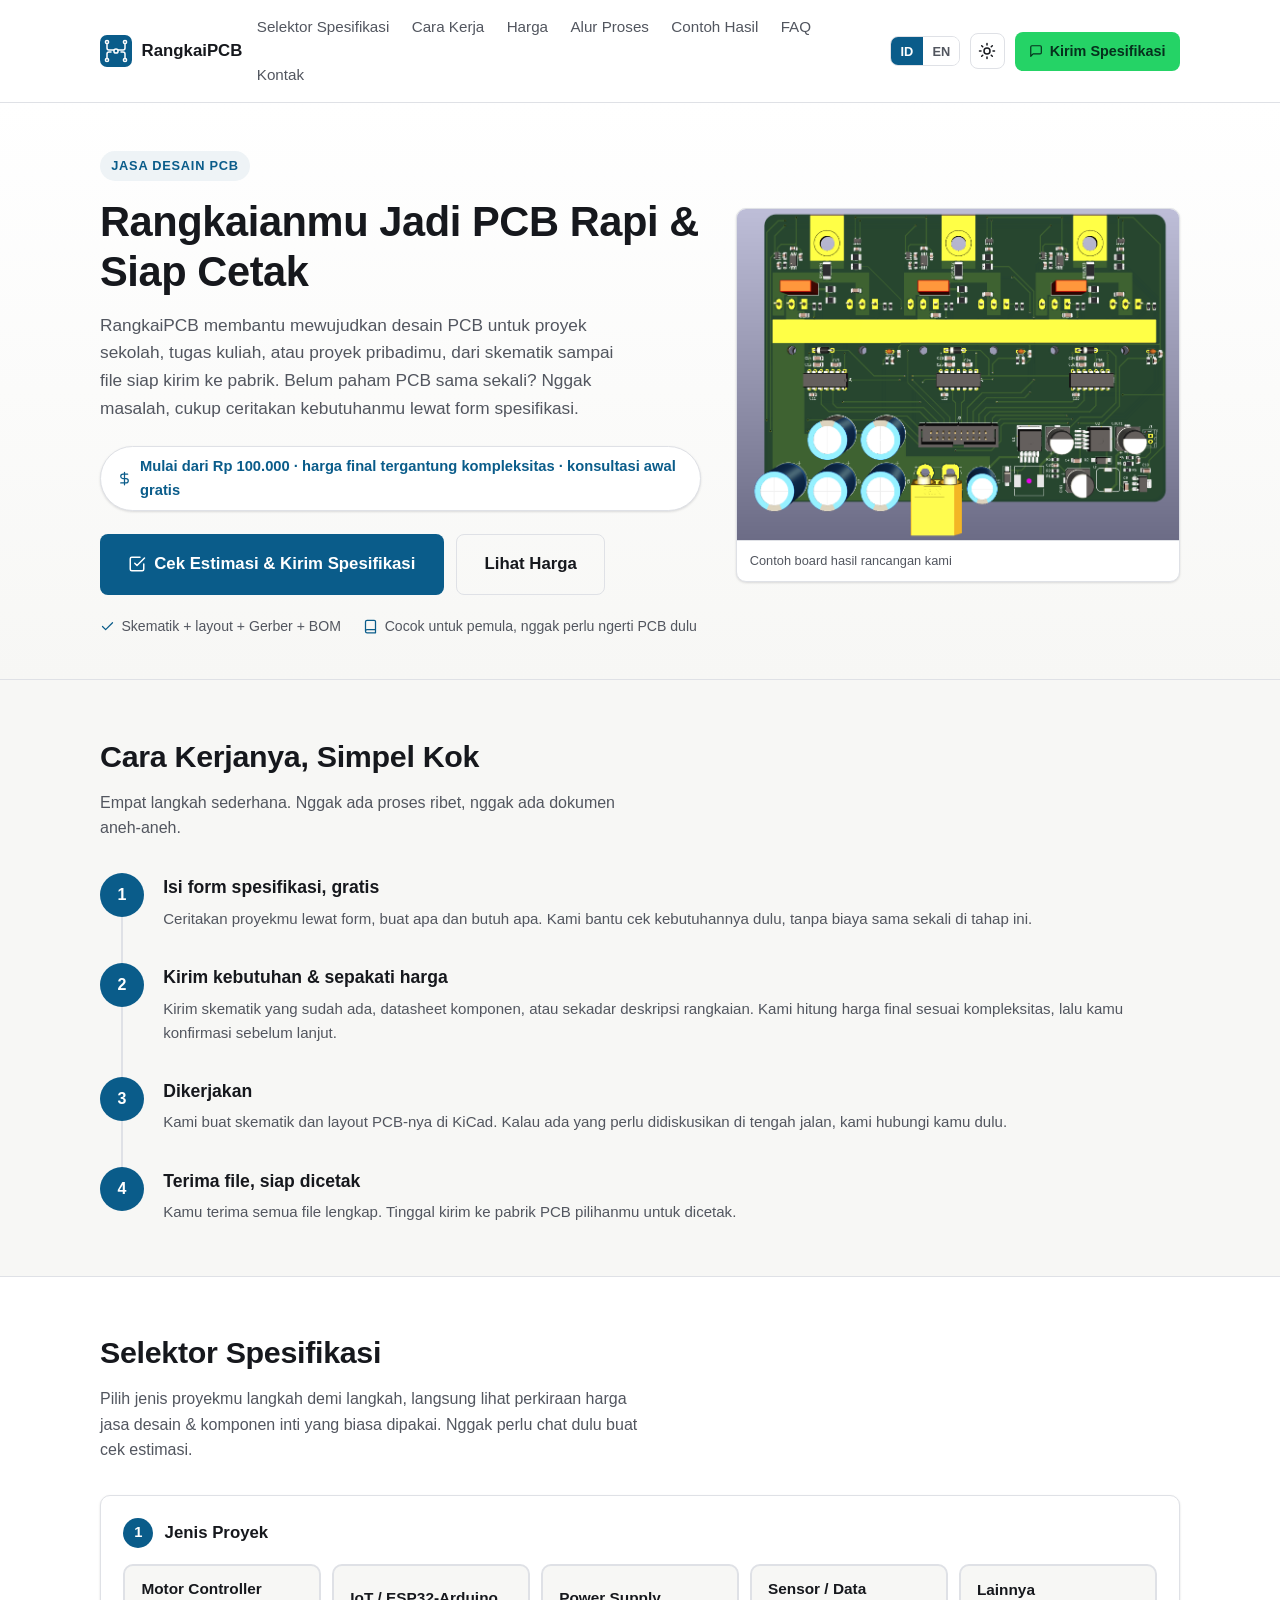
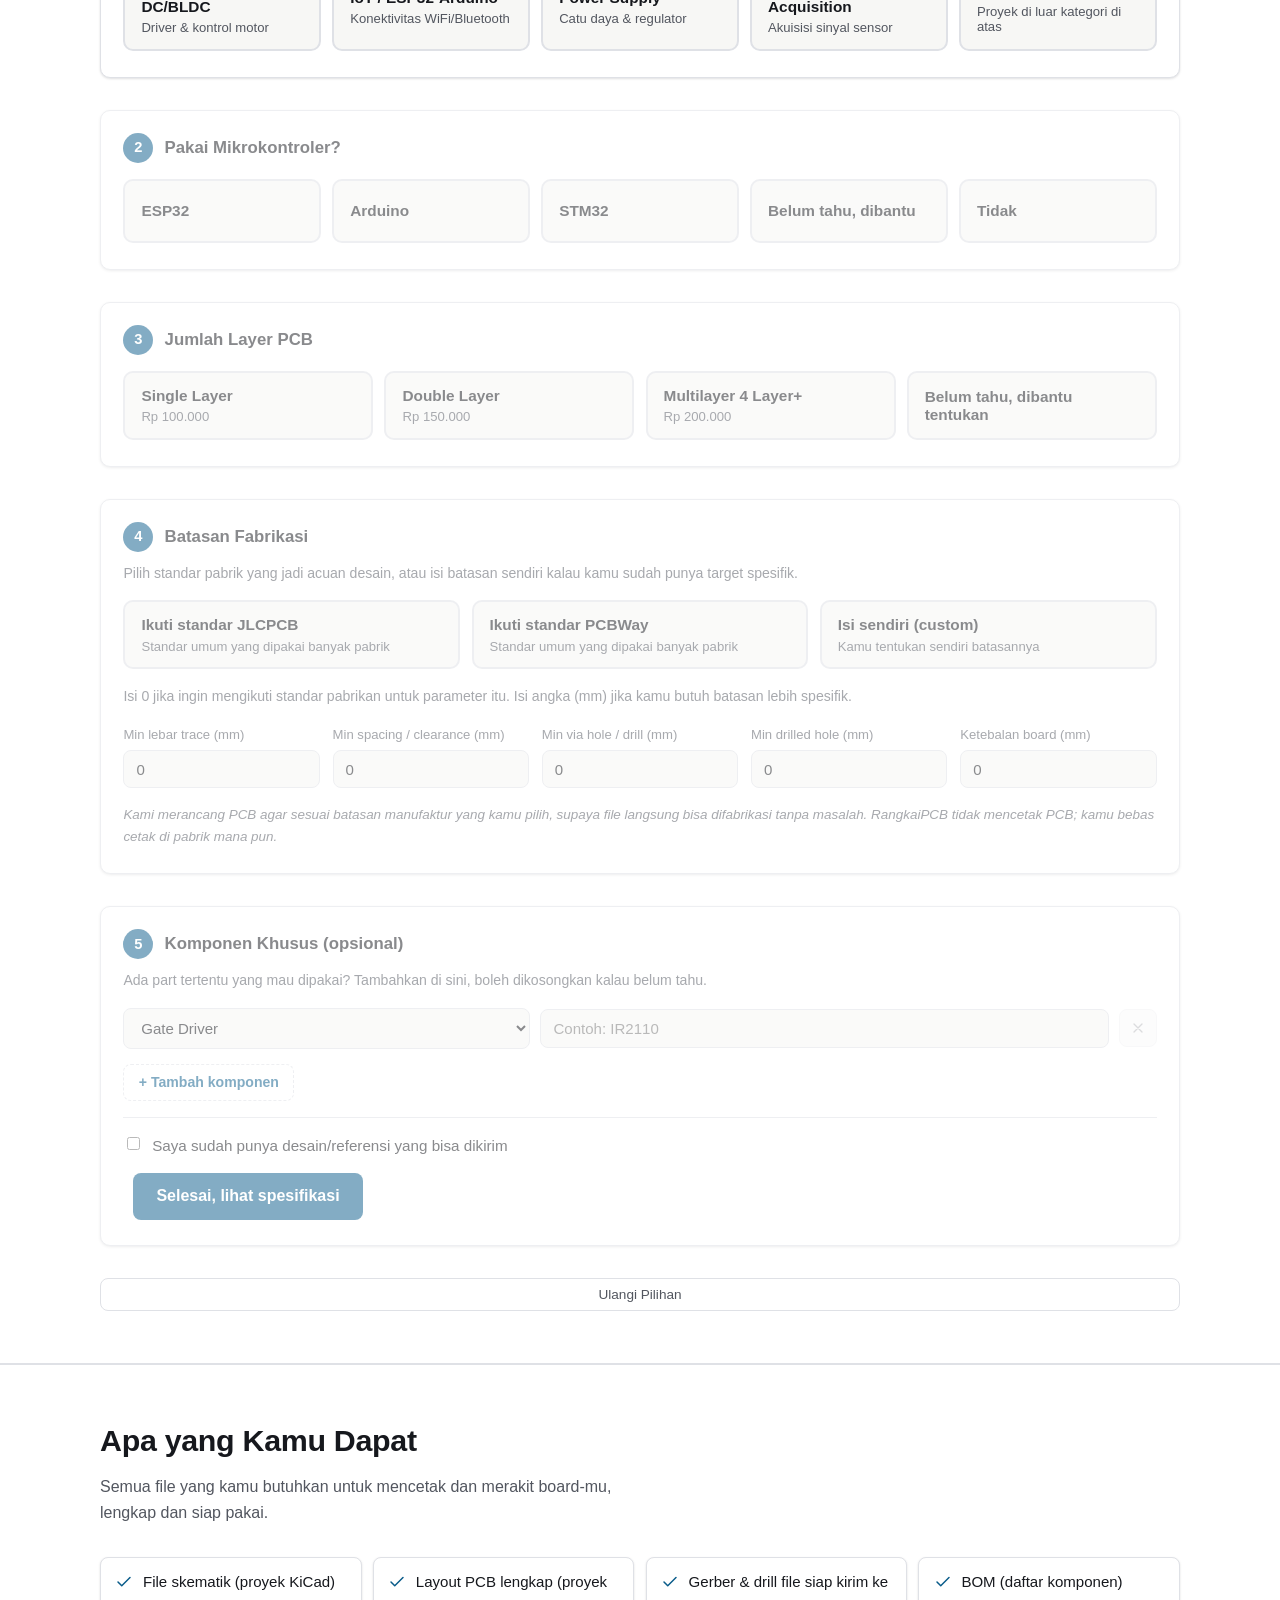
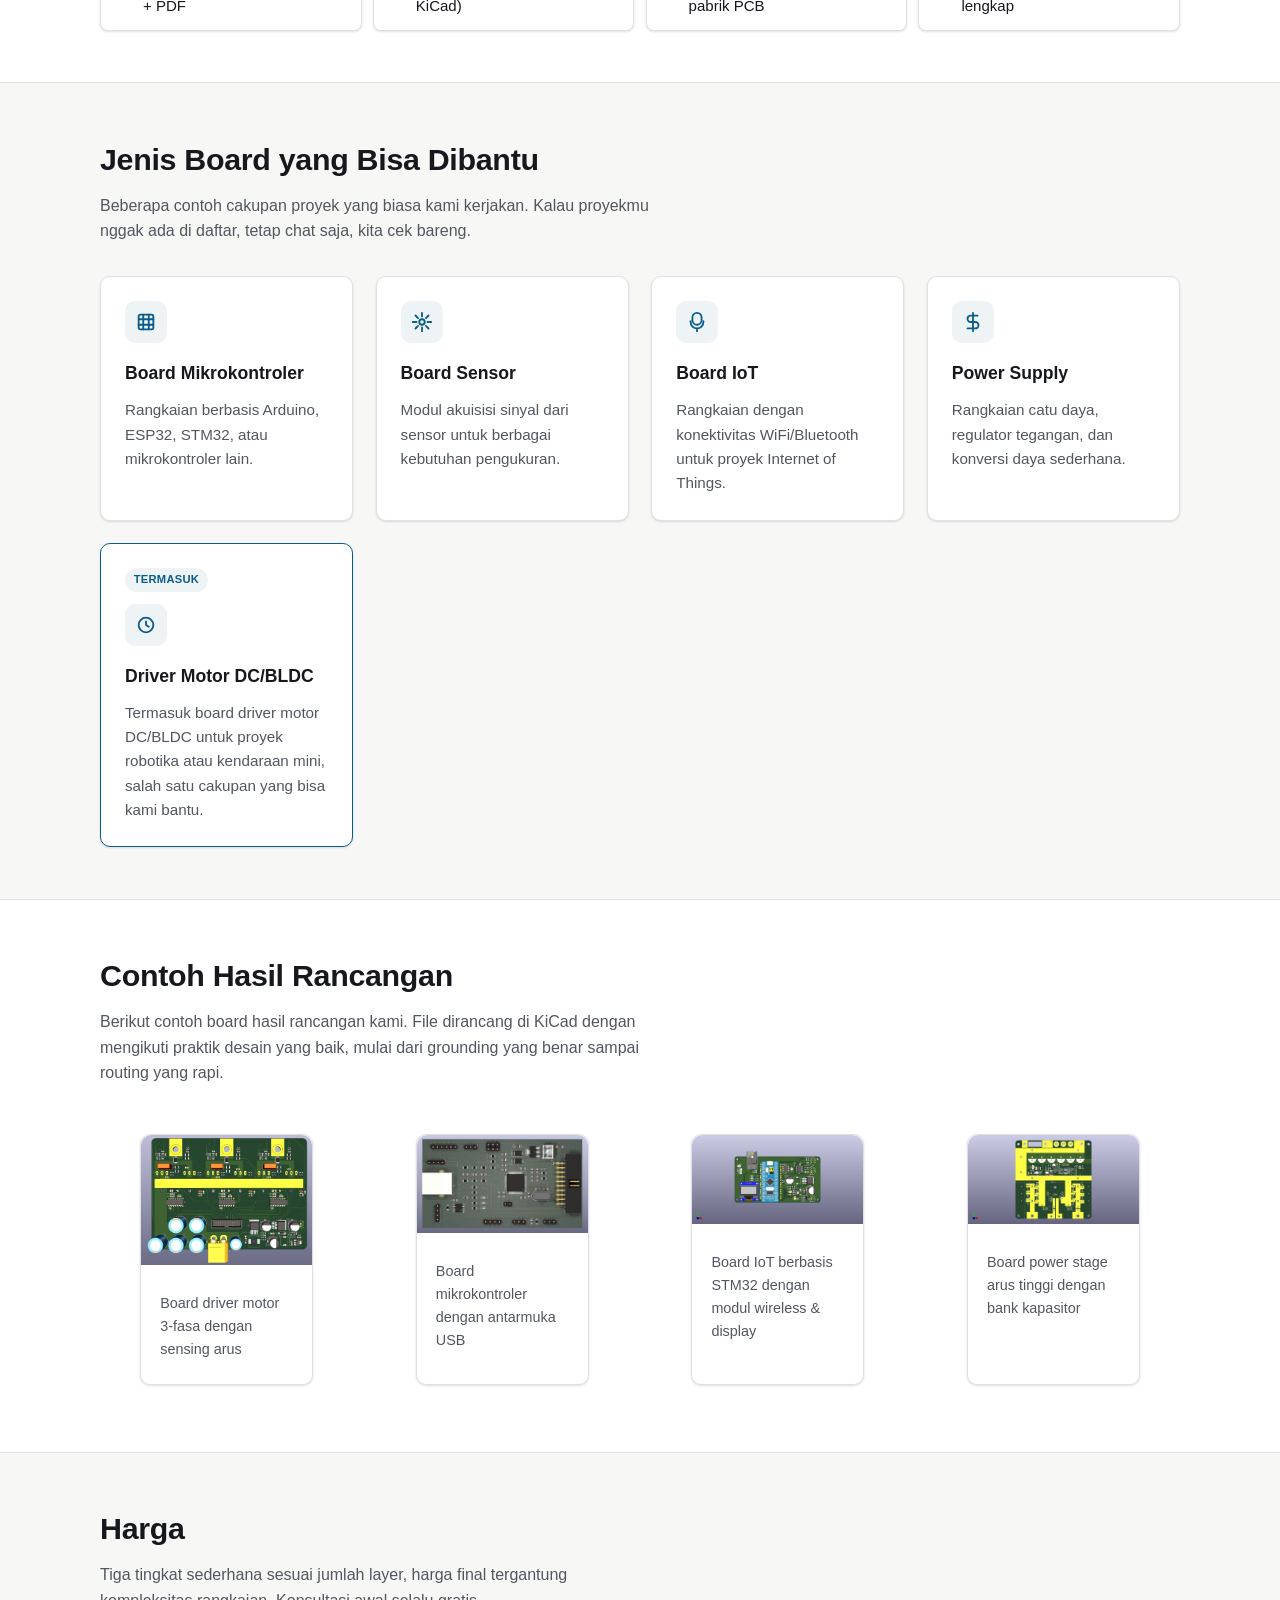
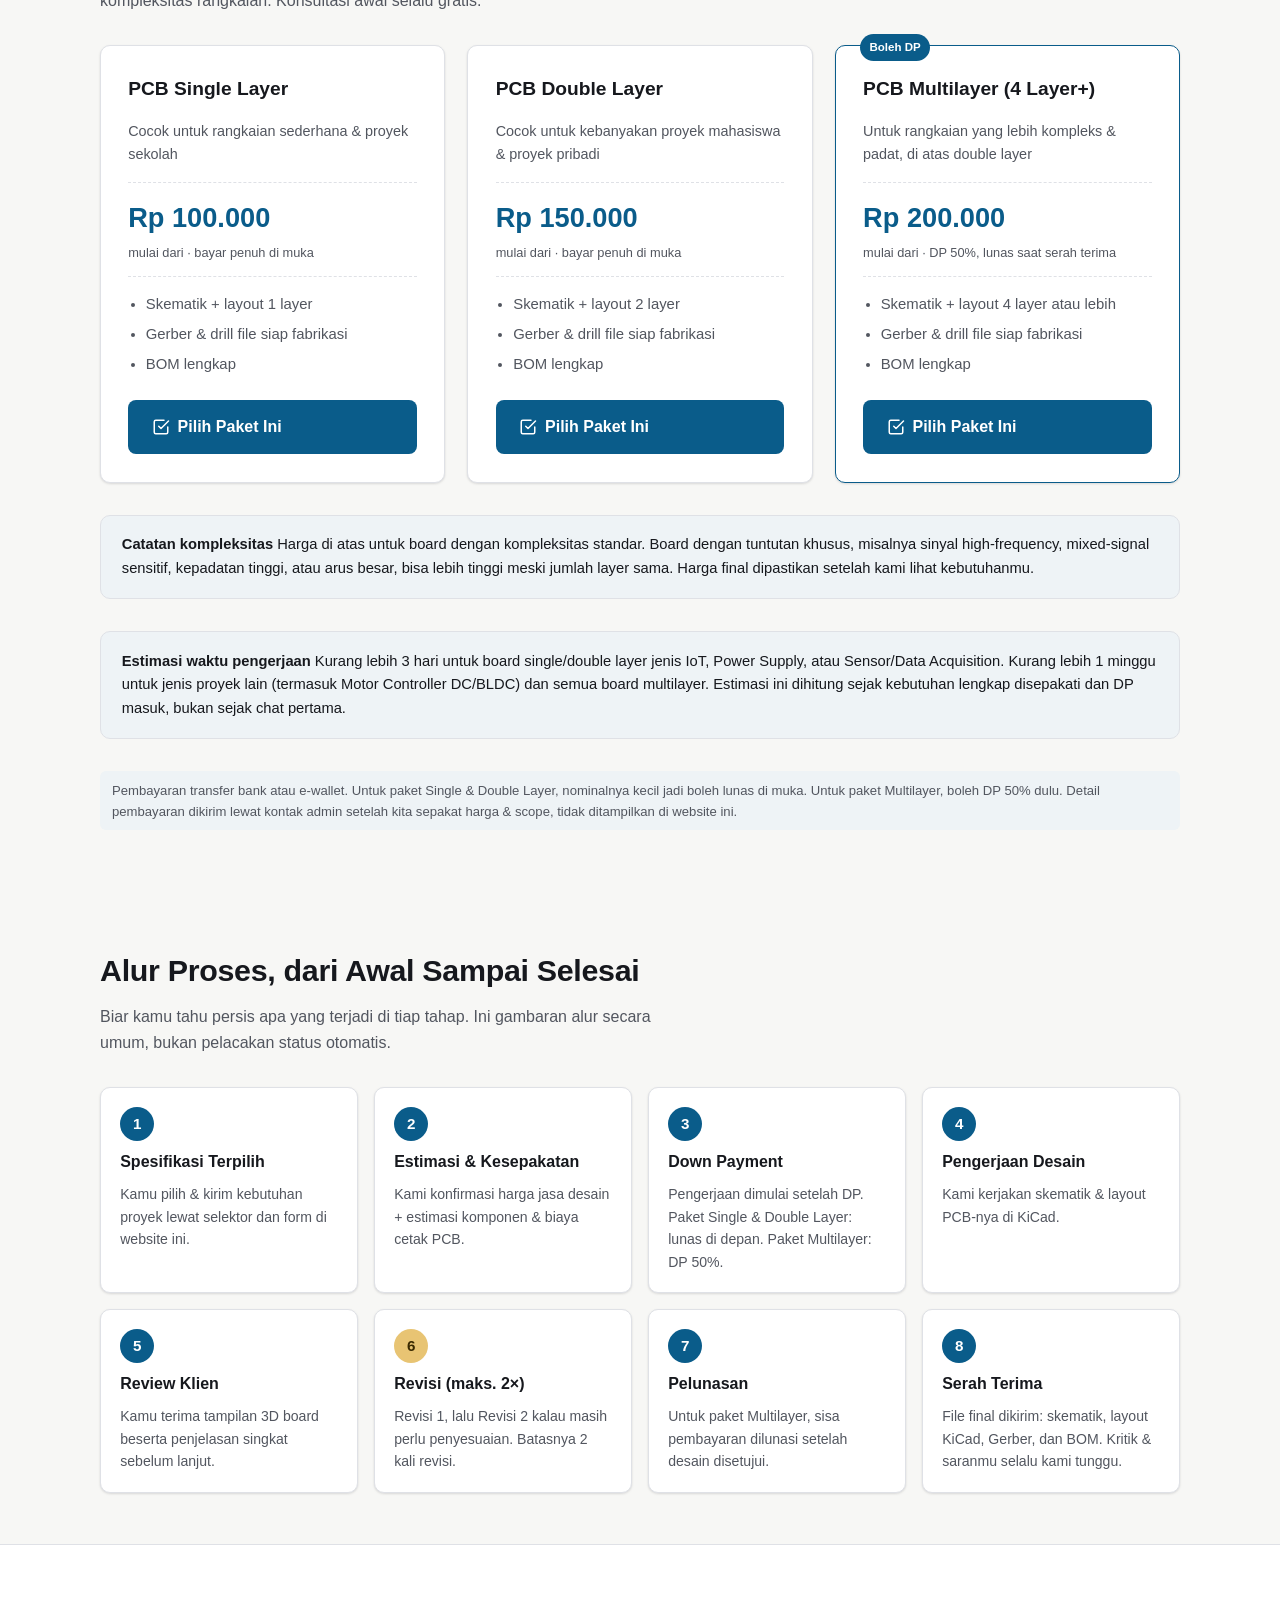
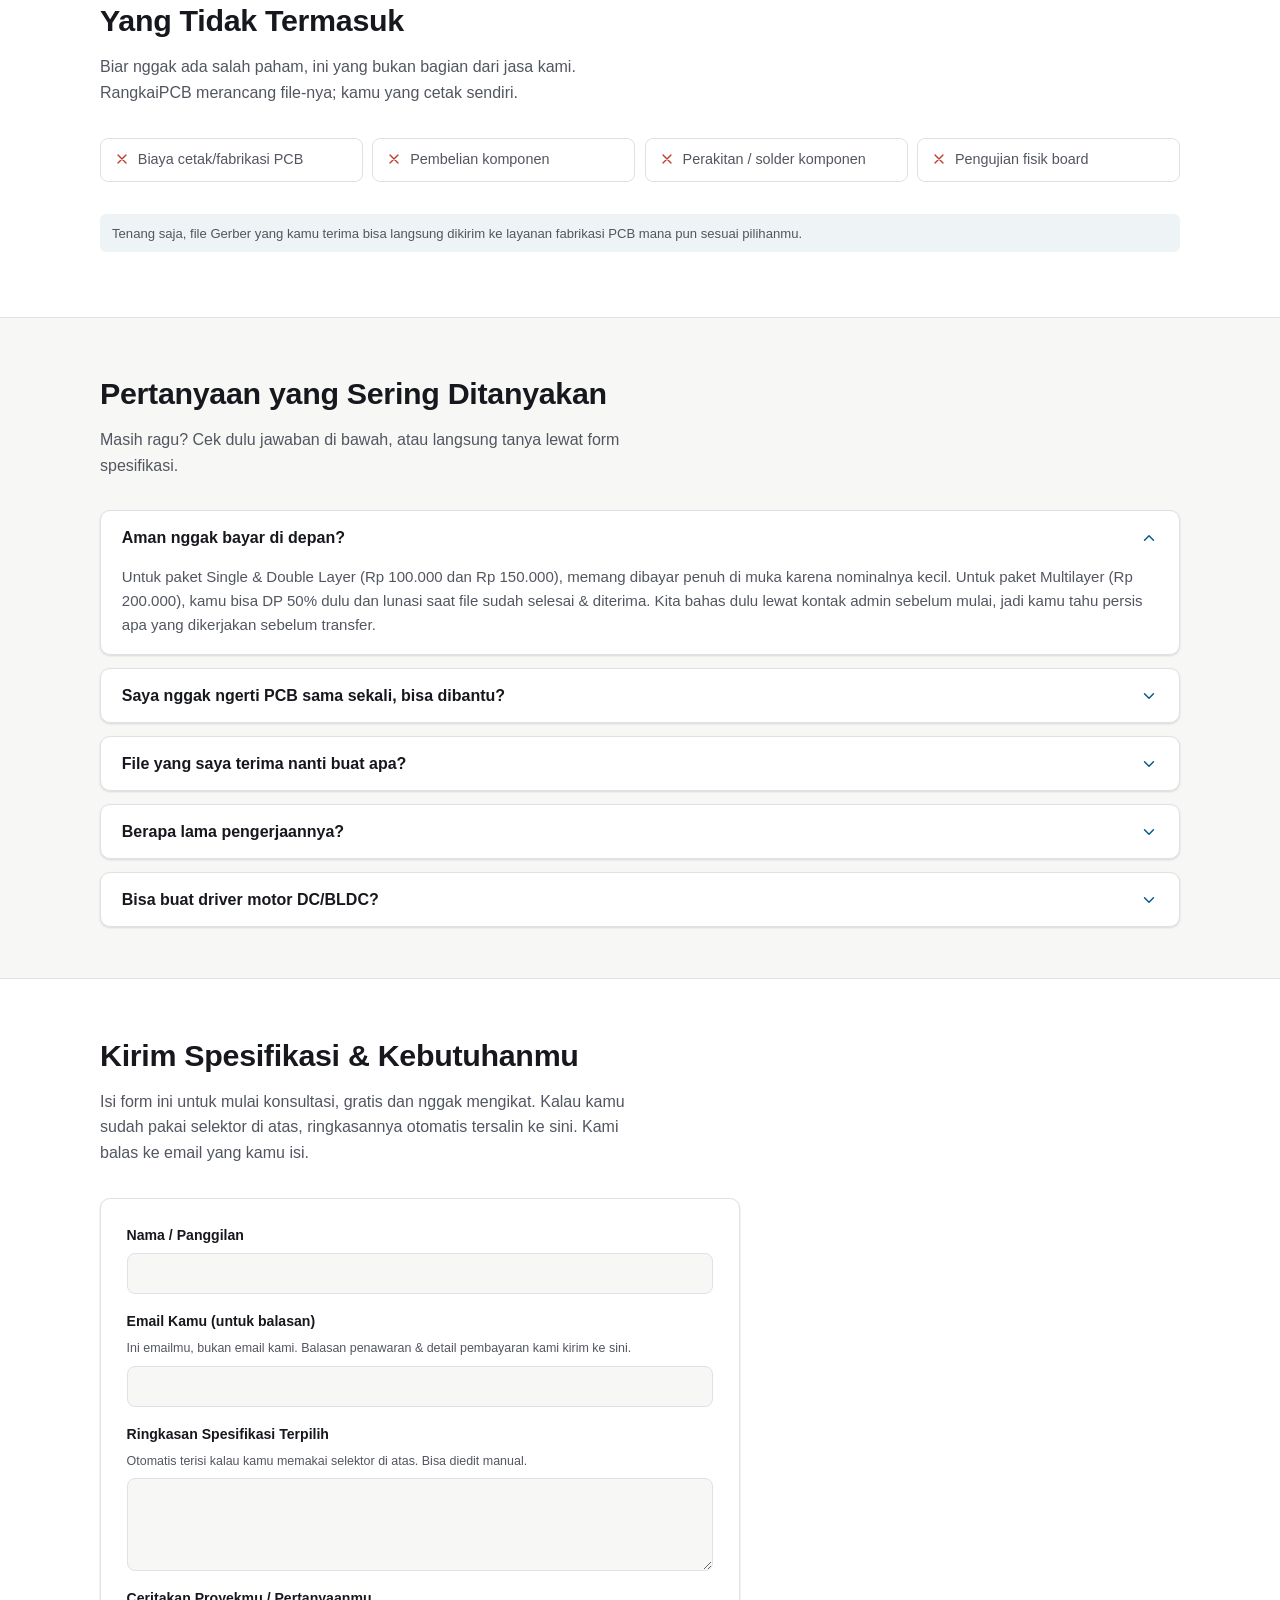
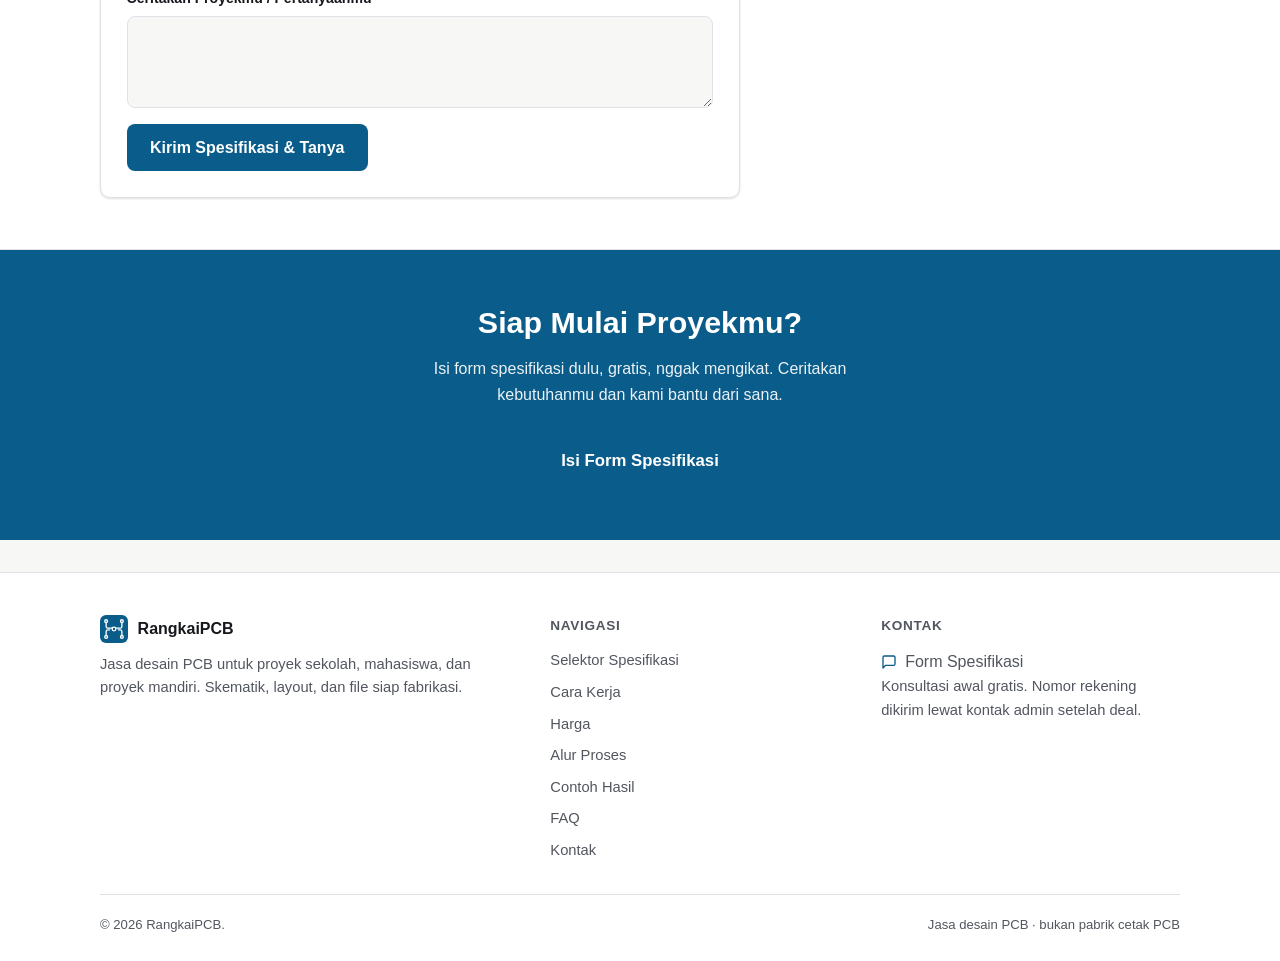
<file: index.html>
<!DOCTYPE html>
<html lang="id" data-lang="id">
<head>
<meta charset="UTF-8">
<meta name="viewport" content="width=device-width, initial-scale=1.0">
<title data-title-id="RangkaiPCB: Jasa Desain PCB Mulai Rp 100.000" data-title-en="RangkaiPCB: PCB Design Service from Rp 100,000">RangkaiPCB: Jasa Desain PCB Mulai Rp 100.000</title>
<meta name="description" content="Jasa desain PCB murah untuk proyek sekolah dan mahasiswa. Skematik, layout, Gerber siap fabrikasi &amp; BOM. Mulai dari Rp 100.000, konsultasi awal gratis." data-desc-id="Jasa desain PCB murah untuk proyek sekolah dan mahasiswa. Skematik, layout, Gerber siap fabrikasi &amp; BOM. Mulai dari Rp 100.000, konsultasi awal gratis." data-desc-en="Affordable PCB design service for school and student projects. Schematic, layout, fabrication-ready Gerber files &amp; BOM. Starting from Rp 100,000, free initial consultation.">
<meta name="keywords" content="jasa desain PCB, jasa desain PCB murah, desain PCB proyek sekolah, desain PCB mahasiswa, jasa layout PCB, PCB design service, student PCB design, cheap PCB design service">
<meta name="theme-color" content="#0a5c8a">
<link rel="icon" type="image/svg+xml" href="assets/favicon.svg">
<link rel="canonical" href="https://rangkaipcb.github.io/">
<meta property="og:type" content="website">
<meta property="og:url" content="https://rangkaipcb.github.io/">
<meta property="og:title" content="RangkaiPCB: Jasa Desain PCB Mulai Rp 100.000">
<meta property="og:description" content="Skematik, layout, dan file siap fabrikasi untuk proyek sekolah &amp; mahasiswa. Mulai dari Rp 100.000. Konsultasi awal gratis.">
<meta property="og:image" content="https://rangkaipcb.github.io/assets/img/og-image.svg">
<meta property="og:locale" content="id_ID">
<meta name="twitter:card" content="summary_large_image">
<link rel="stylesheet" href="assets/css/style.css">
<!--
  Structured data (schema.org JSON-LD) untuk SEO. Konten di bawah HARUS sama
  dengan yang tampil di halaman (syarat Google, jangan mengarang). Teks FAQ
  memakai bahasa Indonesia (bahasa default halaman). Tidak memakai LocalBusiness
  karena RangkaiPCB tanpa alamat fisik; pakai Service + Organization.
-->
<script type="application/ld+json">
{
  "@context": "https://schema.org",
  "@graph": [
    {
      "@type": "Organization",
      "@id": "https://rangkaipcb.github.io/#organization",
      "name": "RangkaiPCB",
      "url": "https://rangkaipcb.github.io/",
      "description": "Jasa desain PCB untuk proyek sekolah dan mahasiswa: skematik, layout, file Gerber siap fabrikasi, dan BOM.",
      "logo": "https://rangkaipcb.github.io/assets/favicon.svg"
    },
    {
      "@type": "WebSite",
      "@id": "https://rangkaipcb.github.io/#website",
      "url": "https://rangkaipcb.github.io/",
      "name": "RangkaiPCB",
      "inLanguage": "id-ID",
      "publisher": { "@id": "https://rangkaipcb.github.io/#organization" }
    },
    {
      "@type": "Service",
      "@id": "https://rangkaipcb.github.io/#service",
      "serviceType": "Jasa desain PCB",
      "name": "Jasa Desain PCB RangkaiPCB",
      "description": "Jasa desain PCB murah untuk proyek sekolah dan mahasiswa. Mencakup skematik, layout PCB, file Gerber siap fabrikasi, dan BOM. Board mikrokontroler, sensor, IoT, power supply, dan driver motor DC/BLDC.",
      "provider": { "@id": "https://rangkaipcb.github.io/#organization" },
      "areaServed": { "@type": "Country", "name": "Indonesia" },
      "audience": { "@type": "Audience", "audienceType": "Pelajar SMA/SMK dan mahasiswa" },
      "offers": [
        {
          "@type": "Offer",
          "name": "Single Layer",
          "price": "100000",
          "priceCurrency": "IDR",
          "description": "Desain PCB single layer, mulai dari Rp 100.000."
        },
        {
          "@type": "Offer",
          "name": "Double Layer",
          "price": "150000",
          "priceCurrency": "IDR",
          "description": "Desain PCB double layer, mulai dari Rp 150.000."
        },
        {
          "@type": "Offer",
          "name": "Multilayer 4+",
          "price": "200000",
          "priceCurrency": "IDR",
          "description": "Desain PCB multilayer 4 lapis atau lebih, mulai dari Rp 200.000."
        }
      ]
    },
    {
      "@type": "FAQPage",
      "@id": "https://rangkaipcb.github.io/#faq",
      "mainEntity": [
        {
          "@type": "Question",
          "name": "Aman nggak bayar di depan?",
          "acceptedAnswer": {
            "@type": "Answer",
            "text": "Untuk paket Single & Double Layer (Rp 100.000 dan Rp 150.000), memang dibayar penuh di muka karena nominalnya kecil. Untuk paket Multilayer (Rp 200.000), kamu bisa DP 50% dulu dan lunasi saat file sudah selesai & diterima. Kita bahas dulu lewat kontak admin sebelum mulai, jadi kamu tahu persis apa yang dikerjakan sebelum transfer."
          }
        },
        {
          "@type": "Question",
          "name": "Saya nggak ngerti PCB sama sekali, bisa dibantu?",
          "acceptedAnswer": {
            "@type": "Answer",
            "text": "Bisa banget. Kebanyakan yang chat kami memang belum pernah pesan desain PCB sebelumnya. Cukup ceritakan proyeknya mau buat apa. Kalau sudah ada rangkaian/skematik, kirim saja; kalau belum, kita bahas bareng dulu apa yang kamu butuhkan."
          }
        },
        {
          "@type": "Question",
          "name": "File yang saya terima nanti buat apa?",
          "acceptedAnswer": {
            "@type": "Answer",
            "text": "Kamu terima file Gerber & drill (untuk dikirim ke pabrik PCB supaya dicetak), file proyek KiCad (skematik + layout, bisa dibuka/diedit lagi kalau perlu), PDF skematik, dan BOM (daftar komponen yang perlu dibeli). File Gerber-nya bisa langsung dipakai di layanan fabrikasi PCB mana pun."
          }
        },
        {
          "@type": "Question",
          "name": "Berapa lama pengerjaannya?",
          "acceptedAnswer": {
            "@type": "Answer",
            "text": "Sebagai gambaran: kurang lebih 3 hari untuk board single/double layer jenis IoT, Power Supply, atau Sensor/Data Acquisition, dan kurang lebih 1 minggu untuk jenis proyek lain (termasuk Motor Controller DC/BLDC) serta semua board multilayer. Estimasi dihitung sejak kebutuhan lengkap disepakati dan DP masuk. Kami tetap konfirmasi perkiraan waktunya sebelum mulai, penting terutama kalau ada deadline lomba atau tugas."
          }
        },
        {
          "@type": "Question",
          "name": "Bisa buat driver motor DC/BLDC?",
          "acceptedAnswer": {
            "@type": "Answer",
            "text": "Bisa, board driver motor DC/BLDC termasuk salah satu cakupan yang kami bantu, di samping board mikrokontroler, sensor, IoT, dan power supply. Ceritakan spesifikasi motor & kebutuhanmu lewat form spesifikasi, nanti kita bahas detailnya."
          }
        }
      ]
    }
  ]
}
</script>
</head>
<body>
<a class="skip-link" href="#main">Lewati ke konten utama / Skip to main content</a>

<header class="site-header">
  <nav class="nav-bar" aria-label="Navigasi utama">
    <a class="brand" href="index.html">
      <svg class="brand-logo" viewBox="0 0 64 64" aria-hidden="true"><rect width="64" height="64" rx="14" fill="#0a5c8a"/><g fill="none" stroke="#fff" stroke-width="3" stroke-linecap="round" stroke-linejoin="round"><circle cx="14" cy="14" r="3.2"/><circle cx="50" cy="14" r="3.2"/><circle cx="14" cy="50" r="3.2"/><circle cx="50" cy="50" r="3.2"/><circle cx="32" cy="32" r="4.2"/><path d="M14 17.2v9a4 4 0 0 0 4 4h10"/><path d="M50 17.2v9a4 4 0 0 1 -4 4h-10"/><path d="M14 46.8v-9a4 4 0 0 1 4 -4h4"/><path d="M50 46.8v-9a4 4 0 0 0 -4 -4h-4"/></g></svg>
      <span>RangkaiPCB</span>
    </a>
    <button class="nav-toggle" id="nav-toggle" aria-expanded="false" aria-controls="nav-links" aria-label="Buka menu navigasi">
      <svg viewBox="0 0 24 24" fill="none" stroke="currentColor" stroke-width="2" stroke-linecap="round" aria-hidden="true"><path d="M3 6h18M3 12h18M3 18h18"/></svg>
    </button>
    <ul class="nav-links" id="nav-links">
      <li><a href="#selektor" data-lang-id="Selektor Spesifikasi" data-lang-en="Spec Selector">Selektor Spesifikasi</a></li>
      <li><a href="#cara-kerja" data-lang-id="Cara Kerja" data-lang-en="How It Works">Cara Kerja</a></li>
      <li><a href="#harga" data-lang-id="Harga" data-lang-en="Pricing">Harga</a></li>
      <li><a href="#alur" data-lang-id="Alur Proses" data-lang-en="Process Flow">Alur Proses</a></li>
      <li><a href="#contoh" data-lang-id="Contoh Hasil" data-lang-en="Sample Work">Contoh Hasil</a></li>
      <li><a href="#faq" data-lang-id="FAQ" data-lang-en="FAQ">FAQ</a></li>
      <li><a href="#kontak" data-lang-id="Kontak" data-lang-en="Contact">Kontak</a></li>
    </ul>
    <div class="nav-tools">
      <div class="lang-toggle" role="group" aria-label="Pilih bahasa / Language switch">
        <button type="button" data-lang-btn="id" class="active" aria-pressed="true">ID</button>
        <button type="button" data-lang-btn="en" aria-pressed="false">EN</button>
      </div>
      <button class="icon-btn" id="theme-toggle" type="button" aria-pressed="false" aria-label="Ganti mode gelap/terang">
        <svg viewBox="0 0 24 24" fill="none" stroke="currentColor" stroke-width="2" stroke-linecap="round" stroke-linejoin="round" aria-hidden="true"><circle cx="12" cy="12" r="4"/><path d="M12 2v2M12 20v2M4.9 4.9l1.4 1.4M17.7 17.7l1.4 1.4M2 12h2M20 12h2M4.9 19.1l1.4-1.4M17.7 6.3l1.4-1.4"/></svg>
      </button>
      <a class="nav-cta" href="#kontak">
        <svg viewBox="0 0 24 24" fill="none" stroke="currentColor" stroke-width="2" stroke-linecap="round" stroke-linejoin="round" aria-hidden="true"><path d="M21 15a2 2 0 0 1-2 2H7l-4 4V5a2 2 0 0 1 2-2h14a2 2 0 0 1 2 2z"/></svg>
        <span data-lang-id="Kirim Spesifikasi" data-lang-en="Send Spec">Kirim Spesifikasi</span>
      </a>
    </div>
  </nav>
</header>

<main id="main">

  <!-- HERO -->
  <section class="hero">
    <div class="container hero-grid">
      <div>
        <span class="eyebrow" data-lang-id="Jasa Desain PCB" data-lang-en="PCB Design Service">Jasa Desain PCB</span>
        <h1 data-lang-id="Rangkaianmu Jadi PCB Rapi &amp; Siap Cetak" data-lang-en="Turn Your Circuit Into a Clean, Print-Ready PCB">Rangkaianmu Jadi PCB Rapi &amp; Siap Cetak</h1>
        <p class="hero-lead" data-lang-id="RangkaiPCB membantu mewujudkan desain PCB untuk proyek sekolah, tugas kuliah, atau proyek pribadimu, dari skematik sampai file siap kirim ke pabrik. Belum paham PCB sama sekali? Nggak masalah, cukup ceritakan kebutuhanmu lewat form spesifikasi." data-lang-en="RangkaiPCB helps bring your PCB design to life for school projects, college assignments, or personal builds, from schematic all the way to files ready for the fab house. No PCB knowledge yet? No problem, just tell us what you need through the spec form.">RangkaiPCB membantu mewujudkan desain PCB untuk proyek sekolah, tugas kuliah, atau proyek pribadimu, dari skematik sampai file siap kirim ke pabrik. Belum paham PCB sama sekali? Nggak masalah, cukup ceritakan kebutuhanmu lewat form spesifikasi.</p>
        <div class="hero-price-chip">
          <svg width="16" height="16" viewBox="0 0 24 24" fill="none" stroke="currentColor" stroke-width="2" stroke-linecap="round" stroke-linejoin="round" aria-hidden="true"><path d="M12 2v20M17 5H9.5a3.5 3.5 0 0 0 0 7h5a3.5 3.5 0 0 1 0 7H6"/></svg>
          <span data-lang-id="Mulai dari Rp 100.000 &middot; harga final tergantung kompleksitas &middot; konsultasi awal gratis" data-lang-en="Starting from Rp 100,000 &middot; final price depends on complexity &middot; free initial consultation">Mulai dari Rp 100.000 &middot; harga final tergantung kompleksitas &middot; konsultasi awal gratis</span>
        </div>
        <div class="hero-actions">
          <a class="btn btn-primary btn-lg" href="#selektor">
            <svg viewBox="0 0 24 24" fill="none" stroke="currentColor" stroke-width="2" stroke-linecap="round" stroke-linejoin="round" aria-hidden="true"><path d="M9 11l3 3L22 4M21 12v7a2 2 0 0 1-2 2H5a2 2 0 0 1-2-2V5a2 2 0 0 1 2-2h11"/></svg>
            <span data-lang-id="Cek Estimasi &amp; Kirim Spesifikasi" data-lang-en="Check Estimate &amp; Send Spec">Cek Estimasi &amp; Kirim Spesifikasi</span>
          </a>
          <a class="btn btn-outline btn-lg" href="#harga">
            <span data-lang-id="Lihat Harga" data-lang-en="See Pricing">Lihat Harga</span>
          </a>
        </div>
        <ul class="hero-meta">
          <li>
            <svg viewBox="0 0 24 24" fill="none" stroke="currentColor" stroke-width="2" stroke-linecap="round" stroke-linejoin="round" aria-hidden="true"><path d="M20 6 9 17l-5-5"/></svg>
            <span data-lang-id="Skematik + layout + Gerber + BOM" data-lang-en="Schematic + layout + Gerber + BOM">Skematik + layout + Gerber + BOM</span>
          </li>
          <li>
            <svg viewBox="0 0 24 24" fill="none" stroke="currentColor" stroke-width="2" stroke-linecap="round" stroke-linejoin="round" aria-hidden="true"><path d="M4 19.5A2.5 2.5 0 0 1 6.5 17H20M4 19.5A2.5 2.5 0 0 0 6.5 22H20V4a2 2 0 0 0-2-2H6.5A2.5 2.5 0 0 0 4 4.5v15Z"/></svg>
            <span data-lang-id="Cocok untuk pemula, nggak perlu ngerti PCB dulu" data-lang-en="Beginner friendly, no prior PCB knowledge needed">Cocok untuk pemula, nggak perlu ngerti PCB dulu</span>
          </li>
        </ul>
      </div>
      <div class="hero-media">
        <figure>
          <img src="assets/img/board-motor.png" alt="Contoh board PCB hasil rancangan RangkaiPCB">
          <figcaption data-lang-id="Contoh board hasil rancangan kami" data-lang-en="Sample board from one of our designs">Contoh board hasil rancangan kami</figcaption>
        </figure>
      </div>
    </div>
  </section>

  <!-- CARA KERJA -->
  <section class="section" id="cara-kerja">
    <div class="container">
      <div class="section-head">
        <h2 data-lang-id="Cara Kerjanya, Simpel Kok" data-lang-en="How It Works, Simple as That">Cara Kerjanya, Simpel Kok</h2>
        <p data-lang-id="Empat langkah sederhana. Nggak ada proses ribet, nggak ada dokumen aneh-aneh." data-lang-en="Four simple steps. No complicated process, no confusing paperwork.">Empat langkah sederhana. Nggak ada proses ribet, nggak ada dokumen aneh-aneh.</p>
      </div>
      <div class="timeline">
        <div class="timeline-step">
          <div class="timeline-marker">1</div>
          <div class="timeline-body">
            <h3 data-lang-id="Isi form spesifikasi, gratis" data-lang-en="Fill in the spec form, free">Isi form spesifikasi, gratis</h3>
            <p data-lang-id="Ceritakan proyekmu lewat form, buat apa dan butuh apa. Kami bantu cek kebutuhannya dulu, tanpa biaya sama sekali di tahap ini." data-lang-en="Tell us about your project through the form: what it's for and what you need. We'll help figure out the requirements first, completely free at this stage.">Ceritakan proyekmu lewat form, buat apa dan butuh apa. Kami bantu cek kebutuhannya dulu, tanpa biaya sama sekali di tahap ini.</p>
          </div>
        </div>
        <div class="timeline-step">
          <div class="timeline-marker">2</div>
          <div class="timeline-body">
            <h3 data-lang-id="Kirim kebutuhan &amp; sepakati harga" data-lang-en="Share requirements &amp; agree on price">Kirim kebutuhan &amp; sepakati harga</h3>
            <p data-lang-id="Kirim skematik yang sudah ada, datasheet komponen, atau sekadar deskripsi rangkaian. Kami hitung harga final sesuai kompleksitas, lalu kamu konfirmasi sebelum lanjut." data-lang-en="Send over any existing schematic, component datasheets, or just a description of the circuit. We calculate the final price based on complexity, and you confirm before we proceed.">Kirim skematik yang sudah ada, datasheet komponen, atau sekadar deskripsi rangkaian. Kami hitung harga final sesuai kompleksitas, lalu kamu konfirmasi sebelum lanjut.</p>
          </div>
        </div>
        <div class="timeline-step">
          <div class="timeline-marker">3</div>
          <div class="timeline-body">
            <h3 data-lang-id="Dikerjakan" data-lang-en="We design it">Dikerjakan</h3>
            <p data-lang-id="Kami buat skematik dan layout PCB-nya di KiCad. Kalau ada yang perlu didiskusikan di tengah jalan, kami hubungi kamu dulu." data-lang-en="We build the schematic and PCB layout in KiCad. If anything needs to be discussed along the way, we'll reach out first.">Kami buat skematik dan layout PCB-nya di KiCad. Kalau ada yang perlu didiskusikan di tengah jalan, kami hubungi kamu dulu.</p>
          </div>
        </div>
        <div class="timeline-step">
          <div class="timeline-marker">4</div>
          <div class="timeline-body">
            <h3 data-lang-id="Terima file, siap dicetak" data-lang-en="Receive your files, ready to fabricate">Terima file, siap dicetak</h3>
            <p data-lang-id="Kamu terima semua file lengkap. Tinggal kirim ke pabrik PCB pilihanmu untuk dicetak." data-lang-en="You receive all the complete files. Just send them to a fab house of your choice for production.">Kamu terima semua file lengkap. Tinggal kirim ke pabrik PCB pilihanmu untuk dicetak.</p>
          </div>
        </div>
      </div>
    </div>
  </section>

  <!-- SELEKTOR SPESIFIKASI -->
  <section class="section section-alt" id="selektor">
    <div class="container">
      <div class="section-head">
        <h2 data-lang-id="Selektor Spesifikasi" data-lang-en="Spec Selector">Selektor Spesifikasi</h2>
        <p data-lang-id="Pilih jenis proyekmu langkah demi langkah, langsung lihat perkiraan harga jasa desain &amp; komponen inti yang biasa dipakai. Nggak perlu chat dulu buat cek estimasi." data-lang-en="Pick your project type step by step and instantly see the design service price estimate &amp; typical core components used. No need to chat first just to check an estimate.">Pilih jenis proyekmu langkah demi langkah, langsung lihat perkiraan harga jasa desain &amp; komponen inti yang biasa dipakai. Nggak perlu chat dulu buat cek estimasi.</p>
      </div>

      <div class="selector-steps" id="spec-selector">

        <!-- Step 1: Jenis Proyek -->
        <div class="selector-step" data-step="project" data-locked="false">
          <div class="selector-step-head">
            <span class="selector-step-num">1</span>
            <h3 data-lang-id="Jenis Proyek" data-lang-en="Project Type">Jenis Proyek</h3>
          </div>
          <div class="selector-options" data-group="project">
            <button type="button" class="selector-option" data-value="motor" aria-pressed="false">
              <span class="opt-title" data-lang-id="Motor Controller DC/BLDC" data-lang-en="DC/BLDC Motor Controller">Motor Controller DC/BLDC</span>
              <span class="opt-sub" data-lang-id="Driver &amp; kontrol motor" data-lang-en="Motor driver &amp; control">Driver &amp; kontrol motor</span>
            </button>
            <button type="button" class="selector-option" data-value="iot" aria-pressed="false">
              <span class="opt-title" data-lang-id="IoT / ESP32-Arduino" data-lang-en="IoT / ESP32-Arduino">IoT / ESP32-Arduino</span>
              <span class="opt-sub" data-lang-id="Konektivitas WiFi/Bluetooth" data-lang-en="WiFi/Bluetooth connectivity">Konektivitas WiFi/Bluetooth</span>
            </button>
            <button type="button" class="selector-option" data-value="power" aria-pressed="false">
              <span class="opt-title" data-lang-id="Power Supply" data-lang-en="Power Supply">Power Supply</span>
              <span class="opt-sub" data-lang-id="Catu daya &amp; regulator" data-lang-en="Power supply &amp; regulator">Catu daya &amp; regulator</span>
            </button>
            <button type="button" class="selector-option" data-value="sensor" aria-pressed="false">
              <span class="opt-title" data-lang-id="Sensor / Data Acquisition" data-lang-en="Sensor / Data Acquisition">Sensor / Data Acquisition</span>
              <span class="opt-sub" data-lang-id="Akuisisi sinyal sensor" data-lang-en="Sensor signal acquisition">Akuisisi sinyal sensor</span>
            </button>
            <button type="button" class="selector-option" data-value="lainnya" aria-pressed="false">
              <span class="opt-title" data-lang-id="Lainnya" data-lang-en="Other">Lainnya</span>
              <span class="opt-sub" data-lang-id="Proyek di luar kategori di atas" data-lang-en="Project outside the categories above">Proyek di luar kategori di atas</span>
            </button>
          </div>
        </div>

        <!-- Step 2: Mikrokontroler -->
        <div class="selector-step" data-step="mcu" data-locked="true">
          <div class="selector-step-head">
            <span class="selector-step-num">2</span>
            <h3 data-lang-id="Pakai Mikrokontroler?" data-lang-en="Using a Microcontroller?">Pakai Mikrokontroler?</h3>
          </div>
          <div class="selector-options" data-group="mcu">
            <button type="button" class="selector-option" data-value="esp32" aria-pressed="false">
              <span class="opt-title" data-lang-id="ESP32" data-lang-en="ESP32">ESP32</span>
            </button>
            <button type="button" class="selector-option" data-value="arduino" aria-pressed="false">
              <span class="opt-title" data-lang-id="Arduino" data-lang-en="Arduino">Arduino</span>
            </button>
            <button type="button" class="selector-option" data-value="stm32" aria-pressed="false">
              <span class="opt-title" data-lang-id="STM32" data-lang-en="STM32">STM32</span>
            </button>
            <button type="button" class="selector-option" data-value="belum-tahu-mcu" aria-pressed="false">
              <span class="opt-title" data-lang-id="Belum tahu, dibantu" data-lang-en="Not sure yet, help me decide">Belum tahu, dibantu</span>
            </button>
            <button type="button" class="selector-option" data-value="tidak" aria-pressed="false">
              <span class="opt-title" data-lang-id="Tidak" data-lang-en="No">Tidak</span>
            </button>
          </div>
        </div>

        <!-- Step 3: Jumlah Layer -->
        <div class="selector-step" data-step="layer" data-locked="true">
          <div class="selector-step-head">
            <span class="selector-step-num">3</span>
            <h3 data-lang-id="Jumlah Layer PCB" data-lang-en="Number of PCB Layers">Jumlah Layer PCB</h3>
          </div>
          <div class="selector-options" data-group="layer">
            <button type="button" class="selector-option" data-value="single" aria-pressed="false">
              <span class="opt-title" data-lang-id="Single Layer" data-lang-en="Single Layer">Single Layer</span>
              <span class="opt-sub">Rp 100.000</span>
            </button>
            <button type="button" class="selector-option" data-value="double" aria-pressed="false">
              <span class="opt-title" data-lang-id="Double Layer" data-lang-en="Double Layer">Double Layer</span>
              <span class="opt-sub">Rp 150.000</span>
            </button>
            <button type="button" class="selector-option" data-value="multilayer" aria-pressed="false">
              <span class="opt-title" data-lang-id="Multilayer 4 Layer+" data-lang-en="Multilayer 4 Layer+">Multilayer 4 Layer+</span>
              <span class="opt-sub">Rp 200.000</span>
            </button>
            <button type="button" class="selector-option" data-value="belum-tahu-layer" aria-pressed="false">
              <span class="opt-title" data-lang-id="Belum tahu, dibantu tentukan" data-lang-en="Not sure yet, help me decide">Belum tahu, dibantu tentukan</span>
            </button>
          </div>
        </div>

        <!-- Step 4: Batasan Fabrikasi (Constraint) -->
        <div class="selector-step" data-step="fab" data-locked="true">
          <div class="selector-step-head">
            <span class="selector-step-num">4</span>
            <h3 data-lang-id="Batasan Fabrikasi" data-lang-en="Fabrication Constraints">Batasan Fabrikasi</h3>
          </div>
          <p class="selector-step-sub" data-lang-id="Pilih standar pabrik yang jadi acuan desain, atau isi batasan sendiri kalau kamu sudah punya target spesifik." data-lang-en="Pick the fab house standard to design against, or fill in your own constraints if you already have specific targets.">Pilih standar pabrik yang jadi acuan desain, atau isi batasan sendiri kalau kamu sudah punya target spesifik.</p>
          <div class="selector-options" data-group="fab">
            <button type="button" class="selector-option" data-value="jlcpcb" aria-pressed="false">
              <span class="opt-title" data-lang-id="Ikuti standar JLCPCB" data-lang-en="Follow JLCPCB standard">Ikuti standar JLCPCB</span>
              <span class="opt-sub" data-lang-id="Standar umum yang dipakai banyak pabrik" data-lang-en="Common standard used by many fab houses">Standar umum yang dipakai banyak pabrik</span>
            </button>
            <button type="button" class="selector-option" data-value="pcbway" aria-pressed="false">
              <span class="opt-title" data-lang-id="Ikuti standar PCBWay" data-lang-en="Follow PCBWay standard">Ikuti standar PCBWay</span>
              <span class="opt-sub" data-lang-id="Standar umum yang dipakai banyak pabrik" data-lang-en="Common standard used by many fab houses">Standar umum yang dipakai banyak pabrik</span>
            </button>
            <button type="button" class="selector-option" data-value="custom" aria-pressed="false">
              <span class="opt-title" data-lang-id="Isi sendiri (custom)" data-lang-en="Fill in manually (custom)">Isi sendiri (custom)</span>
              <span class="opt-sub" data-lang-id="Kamu tentukan sendiri batasannya" data-lang-en="You define the constraints yourself">Kamu tentukan sendiri batasannya</span>
            </button>
          </div>

          <div class="fab-info-box" id="fab-info-jlcpcb" hidden>
            <strong data-lang-id="Ringkasan standar JLCPCB (FR4)" data-lang-en="JLCPCB standard summary (FR4)">Ringkasan standar JLCPCB (FR4)</strong>
            <ul>
              <li data-lang-id="Min lebar trace / spacing (2-layer, 1oz): 0,10 mm / 0,10 mm (4 mil)" data-lang-en="Min trace width / spacing (2-layer, 1oz): 0.10 mm / 0.10 mm (4 mil)">Min lebar trace / spacing (2-layer, 1oz): 0,10 mm / 0,10 mm (4 mil)</li>
              <li data-lang-id="Min lebar trace / spacing (4-layer, 1oz): 0,09 mm (3,5 mil)" data-lang-en="Min trace width / spacing (4-layer, 1oz): 0.09 mm (3.5 mil)">Min lebar trace / spacing (4-layer, 1oz): 0,09 mm (3,5 mil)</li>
              <li data-lang-id="Min via hole (drill): 0,15 mm" data-lang-en="Min via hole (drill): 0.15 mm">Min via hole (drill): 0,15 mm</li>
              <li data-lang-id="Min diameter via: 0,25 mm" data-lang-en="Min via diameter: 0.25 mm">Min diameter via: 0,25 mm</li>
              <li data-lang-id="Min annular ring: 0,20 mm" data-lang-en="Min annular ring: 0.20 mm">Min annular ring: 0,20 mm</li>
              <li data-lang-id="Min drilled hole: 0,15 mm" data-lang-en="Min drilled hole: 0.15 mm">Min drilled hole: 0,15 mm</li>
              <li data-lang-id="Ketebalan board standar: 0,8 / 1,0 / 1,2 / 1,6 mm" data-lang-en="Standard board thickness: 0.8 / 1.0 / 1.2 / 1.6 mm">Ketebalan board standar: 0,8 / 1,0 / 1,2 / 1,6 mm</li>
            </ul>
          </div>

          <div class="fab-info-box" id="fab-info-pcbway" hidden>
            <strong data-lang-id="Ringkasan standar PCBWay (FR4)" data-lang-en="PCBWay standard summary (FR4)">Ringkasan standar PCBWay (FR4)</strong>
            <ul>
              <li data-lang-id="Min lebar trace / spacing: 0,10 mm / 0,10 mm (4 mil)" data-lang-en="Min trace width / spacing: 0.10 mm / 0.10 mm (4 mil)">Min lebar trace / spacing: 0,10 mm / 0,10 mm (4 mil)</li>
              <li data-lang-id="Min via hole (drill): 0,15 mm" data-lang-en="Min via hole (drill): 0.15 mm">Min via hole (drill): 0,15 mm</li>
              <li data-lang-id="Min annular ring: 0,15 mm (6 mil)" data-lang-en="Min annular ring: 0.15 mm (6 mil)">Min annular ring: 0,15 mm (6 mil)</li>
              <li data-lang-id="Min drilled hole: 0,15 mm (di bawah 0,2 mm kena biaya ekstra)" data-lang-en="Min drilled hole: 0.15 mm (below 0.2 mm incurs extra cost)">Min drilled hole: 0,15 mm (di bawah 0,2 mm kena biaya ekstra)</li>
              <li data-lang-id="Ketebalan board: banyak opsi 0,6&ndash;1,6 mm umum" data-lang-en="Board thickness: many common options from 0.6&ndash;1.6 mm">Ketebalan board: banyak opsi 0,6&ndash;1,6 mm umum</li>
            </ul>
          </div>

          <div class="fab-custom-fields" id="fab-custom-fields" hidden>
            <p class="selector-step-sub" data-lang-id="Isi 0 jika ingin mengikuti standar pabrikan untuk parameter itu. Isi angka (mm) jika kamu butuh batasan lebih spesifik." data-lang-en="Enter 0 to follow the manufacturer default for that parameter. Enter a value (mm) if you need a more specific constraint.">Isi 0 jika ingin mengikuti standar pabrikan untuk parameter itu. Isi angka (mm) jika kamu butuh batasan lebih spesifik.</p>
            <div class="fab-field">
              <label for="fab-trace" data-lang-id="Min lebar trace (mm)" data-lang-en="Min trace width (mm)">Min lebar trace (mm)</label>
              <input type="number" id="fab-trace" class="fab-input" data-fab-key="trace" min="0" step="0.01" value="0" inputmode="decimal">
            </div>
            <div class="fab-field">
              <label for="fab-spacing" data-lang-id="Min spacing / clearance (mm)" data-lang-en="Min spacing / clearance (mm)">Min spacing / clearance (mm)</label>
              <input type="number" id="fab-spacing" class="fab-input" data-fab-key="spacing" min="0" step="0.01" value="0" inputmode="decimal">
            </div>
            <div class="fab-field">
              <label for="fab-via" data-lang-id="Min via hole / drill (mm)" data-lang-en="Min via hole / drill (mm)">Min via hole / drill (mm)</label>
              <input type="number" id="fab-via" class="fab-input" data-fab-key="viaHole" min="0" step="0.01" value="0" inputmode="decimal">
            </div>
            <div class="fab-field">
              <label for="fab-hole" data-lang-id="Min drilled hole (mm)" data-lang-en="Min drilled hole (mm)">Min drilled hole (mm)</label>
              <input type="number" id="fab-hole" class="fab-input" data-fab-key="hole" min="0" step="0.01" value="0" inputmode="decimal">
            </div>
            <div class="fab-field">
              <label for="fab-thickness" data-lang-id="Ketebalan board (mm)" data-lang-en="Board thickness (mm)">Ketebalan board (mm)</label>
              <input type="number" id="fab-thickness" class="fab-input" data-fab-key="thickness" min="0" step="0.01" value="0" inputmode="decimal">
            </div>
          </div>

          <p class="fab-framing-note" data-lang-id="Kami merancang PCB agar sesuai batasan manufaktur yang kamu pilih, supaya file langsung bisa difabrikasi tanpa masalah. RangkaiPCB tidak mencetak PCB; kamu bebas cetak di pabrik mana pun." data-lang-en="We design the PCB to fit the fabrication constraints you choose, so the files can be fabricated directly without issues. RangkaiPCB doesn't print PCBs; you're free to fabricate at any fab house.">Kami merancang PCB agar sesuai batasan manufaktur yang kamu pilih, supaya file langsung bisa difabrikasi tanpa masalah. RangkaiPCB tidak mencetak PCB; kamu bebas cetak di pabrik mana pun.</p>
        </div>

        <!-- Step 5: Komponen Khusus (opsional) -->
        <div class="selector-step" data-step="parts" data-locked="true">
          <div class="selector-step-head">
            <span class="selector-step-num">5</span>
            <h3 data-lang-id="Komponen Khusus (opsional)" data-lang-en="Specific Components (optional)">Komponen Khusus (opsional)</h3>
          </div>
          <p class="selector-step-sub" data-lang-id="Ada part tertentu yang mau dipakai? Tambahkan di sini, boleh dikosongkan kalau belum tahu." data-lang-en="Have a specific part in mind? Add it here, feel free to leave this blank if you're not sure yet.">Ada part tertentu yang mau dipakai? Tambahkan di sini, boleh dikosongkan kalau belum tahu.</p>
          <div class="parts-rows" id="parts-rows">
            <div class="parts-row" data-part-row>
              <select class="parts-category" aria-label="Kategori komponen / Component category">
                <option value="Gate Driver" data-lang-id="Gate Driver" data-lang-en="Gate Driver">Gate Driver</option>
                <option value="MOSFET / Transistor" data-lang-id="MOSFET / Transistor" data-lang-en="MOSFET / Transistor">MOSFET / Transistor</option>
                <option value="Sensor" data-lang-id="Sensor" data-lang-en="Sensor">Sensor</option>
                <option value="Regulator / Power IC" data-lang-id="Regulator / Power IC" data-lang-en="Regulator / Power IC">Regulator / Power IC</option>
                <option value="Op-Amp / Analog" data-lang-id="Op-Amp / Analog" data-lang-en="Op-Amp / Analog">Op-Amp / Analog</option>
                <option value="Konektor" data-lang-id="Konektor" data-lang-en="Connector">Konektor</option>
                <option value="Lainnya" data-lang-id="Lainnya" data-lang-en="Other">Lainnya</option>
              </select>
              <input type="text" class="parts-value" data-lang-placeholder-id="Contoh: IR2110" data-lang-placeholder-en="Example: IR2110" placeholder="Contoh: IR2110">
              <button type="button" class="parts-remove" aria-label="Hapus baris komponen ini / Remove this component row">
                <svg viewBox="0 0 24 24" fill="none" stroke="currentColor" stroke-width="2" stroke-linecap="round" aria-hidden="true"><path d="M18 6 6 18M6 6l12 12"/></svg>
              </button>
            </div>
          </div>
          <button type="button" class="parts-add" id="parts-add-btn" data-lang-id="+ Tambah komponen" data-lang-en="+ Add component">+ Tambah komponen</button>

          <!-- Referensi desain existing (opsional) -->
          <div class="ref-design">
            <label class="ref-design-check">
              <input type="checkbox" id="ref-design-toggle">
              <span data-lang-id="Saya sudah punya desain/referensi yang bisa dikirim" data-lang-en="I already have a design/reference I can share">Saya sudah punya desain/referensi yang bisa dikirim</span>
            </label>
            <div class="ref-design-detail" id="ref-design-detail" hidden>
              <p class="ref-design-note" data-lang-id="Kami menerima folder proyek KiCad (dalam bentuk ZIP), PDF skematik/layout, serta gambar (JPEG/PNG). File tidak diunggah lewat halaman ini. Setelah kamu kirim spesifikasi dan kami balas via email, tinggal balas email itu dengan file-nya sebagai lampiran." data-lang-en="We accept KiCad project folders (as a ZIP), schematic/layout PDFs, and images (JPEG/PNG). Files are not uploaded through this page. After you send your spec and we reply by email, just reply to that email with your files attached.">Kami menerima folder proyek KiCad (dalam bentuk ZIP), PDF skematik/layout, serta gambar (JPEG/PNG). File tidak diunggah lewat halaman ini. Setelah kamu kirim spesifikasi dan kami balas via email, tinggal balas email itu dengan file-nya sebagai lampiran.</p>
              <label class="ref-design-link-label" for="ref-design-link" data-lang-id="Atau tempel tautan file (opsional, mis. Google Drive)" data-lang-en="Or paste a file link (optional, e.g. Google Drive)">Atau tempel tautan file (opsional, mis. Google Drive)</label>
              <input type="url" id="ref-design-link" class="ref-design-link" data-lang-placeholder-id="https://drive.google.com/..." data-lang-placeholder-en="https://drive.google.com/..." placeholder="https://drive.google.com/...">
            </div>
          </div>

          <button type="button" class="btn btn-primary parts-done" id="parts-done-btn" data-lang-id="Selesai, lihat spesifikasi" data-lang-en="Done, view specification">Selesai, lihat spesifikasi</button>
        </div>

        <!-- Reset -->
        <button type="button" class="selector-reset" id="selector-reset-btn" data-lang-id="Ulangi Pilihan" data-lang-en="Start Over">Ulangi Pilihan</button>

        <!-- Result panel -->
        <div class="spec-result" id="spec-result" aria-live="polite">
          <h3 class="spec-result-title">
            <svg viewBox="0 0 24 24" fill="none" stroke="currentColor" stroke-width="2" stroke-linecap="round" stroke-linejoin="round" aria-hidden="true"><path d="M20 6 9 17l-5-5"/></svg>
            <span data-lang-id="Spesifikasi Terpilih" data-lang-en="Selected Specification">Spesifikasi Terpilih</span>
          </h3>

          <div class="spec-summary" id="spec-summary"></div>

          <div class="spec-price" id="spec-price"></div>

          <div class="spec-component-list">
            <h4 data-lang-id="List Komponen Inti Tipikal" data-lang-en="Typical Core Component List">List Komponen Inti Tipikal</h4>
            <ul id="spec-components"></ul>
            <p class="spec-component-note" data-lang-id="Ini komponen TIPIKAL untuk jenis proyek ini, daftar finalnya menyesuaikan spesifikasi &amp; anggaranmu dan dibahas saat konsultasi. Komponen kecil (resistor, kapasitor, dll.) tidak dirinci di sini." data-lang-en="These are TYPICAL components for this project type; the final list depends on your spec &amp; budget and is discussed during consultation. Small components (resistors, capacitors, etc.) are not itemized here.">Ini komponen TIPIKAL untuk jenis proyek ini, daftar finalnya menyesuaikan spesifikasi &amp; anggaranmu dan dibahas saat konsultasi. Komponen kecil (resistor, kapasitor, dll.) tidak dirinci di sini.</p>
          </div>

          <div class="spec-cost-note">
            <p data-lang-id="Kamu membayar jasa desain (harga di atas). Komponen &amp; ongkos cetak PCB ditanggung klien sepenuhnya sesuai harga asli, dan akan diestimasikan setelah desain awal disepakati." data-lang-en="You pay for the design service (price above). Components &amp; PCB fabrication cost are fully covered by the client at actual price, estimated once the initial design is agreed on.">Kamu membayar jasa desain (harga di atas). Komponen &amp; ongkos cetak PCB ditanggung klien sepenuhnya sesuai harga asli, dan akan diestimasikan setelah desain awal disepakati.</p>
          </div>

          <div class="spec-actions">
            <a class="btn btn-primary" href="#kontak" id="spec-send-btn">
              <span data-lang-id="Kirim Spesifikasi &amp; Tanya" data-lang-en="Send Spec &amp; Ask">Kirim Spesifikasi &amp; Tanya</span>
            </a>
          </div>
        </div>

      </div>
    </div>
  </section>

  <!-- DELIVERABLE -->
  <section class="section section-alt">
    <div class="container">
      <div class="section-head">
        <h2 data-lang-id="Apa yang Kamu Dapat" data-lang-en="What You Get">Apa yang Kamu Dapat</h2>
        <p data-lang-id="Semua file yang kamu butuhkan untuk mencetak dan merakit board-mu, lengkap dan siap pakai." data-lang-en="All the files you need to fabricate and assemble your board, complete and ready to use.">Semua file yang kamu butuhkan untuk mencetak dan merakit board-mu, lengkap dan siap pakai.</p>
      </div>
      <ul class="deliverable-list">
        <li>
          <svg viewBox="0 0 24 24" fill="none" stroke="currentColor" stroke-width="2" stroke-linecap="round" stroke-linejoin="round" aria-hidden="true"><path d="M20 6 9 17l-5-5"/></svg>
          <span data-lang-id="File skematik (proyek KiCad) + PDF" data-lang-en="Schematic files (KiCad project) + PDF">File skematik (proyek KiCad) + PDF</span>
        </li>
        <li>
          <svg viewBox="0 0 24 24" fill="none" stroke="currentColor" stroke-width="2" stroke-linecap="round" stroke-linejoin="round" aria-hidden="true"><path d="M20 6 9 17l-5-5"/></svg>
          <span data-lang-id="Layout PCB lengkap (proyek KiCad)" data-lang-en="Complete PCB layout (KiCad project)">Layout PCB lengkap (proyek KiCad)</span>
        </li>
        <li>
          <svg viewBox="0 0 24 24" fill="none" stroke="currentColor" stroke-width="2" stroke-linecap="round" stroke-linejoin="round" aria-hidden="true"><path d="M20 6 9 17l-5-5"/></svg>
          <span data-lang-id="Gerber &amp; drill file siap kirim ke pabrik PCB" data-lang-en="Gerber &amp; drill files ready to send to a fab house">Gerber &amp; drill file siap kirim ke pabrik PCB</span>
        </li>
        <li>
          <svg viewBox="0 0 24 24" fill="none" stroke="currentColor" stroke-width="2" stroke-linecap="round" stroke-linejoin="round" aria-hidden="true"><path d="M20 6 9 17l-5-5"/></svg>
          <span data-lang-id="BOM (daftar komponen) lengkap" data-lang-en="Complete BOM (bill of materials)">BOM (daftar komponen) lengkap</span>
        </li>
      </ul>
    </div>
  </section>

  <!-- JENIS BOARD -->
  <section class="section">
    <div class="container">
      <div class="section-head">
        <h2 data-lang-id="Jenis Board yang Bisa Dibantu" data-lang-en="Types of Boards We Can Help With">Jenis Board yang Bisa Dibantu</h2>
        <p data-lang-id="Beberapa contoh cakupan proyek yang biasa kami kerjakan. Kalau proyekmu nggak ada di daftar, tetap chat saja, kita cek bareng." data-lang-en="A few examples of the project scope we typically handle. If your project isn't listed, just chat with us anyway and we'll figure it out together.">Beberapa contoh cakupan proyek yang biasa kami kerjakan. Kalau proyekmu nggak ada di daftar, tetap chat saja, kita cek bareng.</p>
      </div>
      <div class="card-grid">
        <div class="card">
          <div class="card-icon">
            <svg viewBox="0 0 24 24" fill="none" stroke="currentColor" stroke-width="2" stroke-linecap="round" stroke-linejoin="round" aria-hidden="true"><rect x="4" y="4" width="16" height="16" rx="2"/><path d="M9 4v16M15 4v16M4 9h16M4 15h16"/></svg>
          </div>
          <h3 data-lang-id="Board Mikrokontroler" data-lang-en="Microcontroller Boards">Board Mikrokontroler</h3>
          <p data-lang-id="Rangkaian berbasis Arduino, ESP32, STM32, atau mikrokontroler lain." data-lang-en="Circuits based on Arduino, ESP32, STM32, or other microcontrollers.">Rangkaian berbasis Arduino, ESP32, STM32, atau mikrokontroler lain.</p>
        </div>
        <div class="card">
          <div class="card-icon">
            <svg viewBox="0 0 24 24" fill="none" stroke="currentColor" stroke-width="2" stroke-linecap="round" stroke-linejoin="round" aria-hidden="true"><circle cx="12" cy="12" r="3"/><path d="M12 2v4M12 18v4M4.9 4.9l2.8 2.8M16.3 16.3l2.8 2.8M2 12h4M18 12h4M4.9 19.1l2.8-2.8M16.3 7.7l2.8-2.8"/></svg>
          </div>
          <h3 data-lang-id="Board Sensor" data-lang-en="Sensor Boards">Board Sensor</h3>
          <p data-lang-id="Modul akuisisi sinyal dari sensor untuk berbagai kebutuhan pengukuran." data-lang-en="Signal acquisition modules from sensors for various measurement needs.">Modul akuisisi sinyal dari sensor untuk berbagai kebutuhan pengukuran.</p>
        </div>
        <div class="card">
          <div class="card-icon">
            <svg viewBox="0 0 24 24" fill="none" stroke="currentColor" stroke-width="2" stroke-linecap="round" stroke-linejoin="round" aria-hidden="true"><path d="M12 2a5 5 0 0 1 5 5v3a5 5 0 0 1-10 0V7a5 5 0 0 1 5-5Z"/><path d="M5 11v1a7 7 0 0 0 14 0v-1M12 19v3"/></svg>
          </div>
          <h3 data-lang-id="Board IoT" data-lang-en="IoT Boards">Board IoT</h3>
          <p data-lang-id="Rangkaian dengan konektivitas WiFi/Bluetooth untuk proyek Internet of Things." data-lang-en="Circuits with WiFi/Bluetooth connectivity for Internet of Things projects.">Rangkaian dengan konektivitas WiFi/Bluetooth untuk proyek Internet of Things.</p>
        </div>
        <div class="card">
          <div class="card-icon">
            <svg viewBox="0 0 24 24" fill="none" stroke="currentColor" stroke-width="2" stroke-linecap="round" stroke-linejoin="round" aria-hidden="true"><path d="M12 2v20M17 5H9.5a3.5 3.5 0 0 0 0 7h5a3.5 3.5 0 0 1 0 7H6"/></svg>
          </div>
          <h3 data-lang-id="Power Supply" data-lang-en="Power Supply Boards">Power Supply</h3>
          <p data-lang-id="Rangkaian catu daya, regulator tegangan, dan konversi daya sederhana." data-lang-en="Power supply circuits, voltage regulators, and simple power conversion.">Rangkaian catu daya, regulator tegangan, dan konversi daya sederhana.</p>
        </div>
        <div class="card card-highlight">
          <span class="card-tag" data-lang-id="Termasuk" data-lang-en="Included">Termasuk</span>
          <div class="card-icon">
            <svg viewBox="0 0 24 24" fill="none" stroke="currentColor" stroke-width="2" stroke-linecap="round" stroke-linejoin="round" aria-hidden="true"><circle cx="12" cy="12" r="8"/><path d="M12 8v4l3 2"/></svg>
          </div>
          <h3 data-lang-id="Driver Motor DC/BLDC" data-lang-en="DC/BLDC Motor Driver Boards">Driver Motor DC/BLDC</h3>
          <p data-lang-id="Termasuk board driver motor DC/BLDC untuk proyek robotika atau kendaraan mini, salah satu cakupan yang bisa kami bantu." data-lang-en="Includes DC/BLDC motor driver boards for robotics or small vehicle projects, one of the areas we can help with.">Termasuk board driver motor DC/BLDC untuk proyek robotika atau kendaraan mini, salah satu cakupan yang bisa kami bantu.</p>
        </div>
      </div>
    </div>
  </section>

  <!-- CONTOH HASIL -->
  <section class="section section-alt" id="contoh">
    <div class="container">
      <div class="section-head">
        <h2 data-lang-id="Contoh Hasil Rancangan" data-lang-en="Sample Design Work">Contoh Hasil Rancangan</h2>
        <p data-lang-id="Berikut contoh board hasil rancangan kami. File dirancang di KiCad dengan mengikuti praktik desain yang baik, mulai dari grounding yang benar sampai routing yang rapi." data-lang-en="Here's a sample board from our design work. Files are designed in KiCad following good design practices, from proper grounding to clean routing.">Berikut contoh board hasil rancangan kami. File dirancang di KiCad dengan mengikuti praktik desain yang baik, mulai dari grounding yang benar sampai routing yang rapi.</p>
      </div>
      <div class="card-grid">
        <figure class="card" style="padding:0; overflow:hidden;">
          <img src="assets/img/board-motor.png" alt="Contoh board driver motor 3-fasa hasil rancangan RangkaiPCB" style="border-radius:var(--radius) var(--radius) 0 0;">
          <figcaption style="padding:1rem 1.2rem 1.4rem; color:var(--color-text-muted); font-size:0.9rem;" data-lang-id="Board driver motor 3-fasa dengan sensing arus" data-lang-en="3-phase motor driver board with current sensing">Board driver motor 3-fasa dengan sensing arus</figcaption>
        </figure>
        <figure class="card" style="padding:0; overflow:hidden;">
          <img src="assets/img/board-mcu.png" alt="Contoh board mikrokontroler hasil rancangan RangkaiPCB" style="border-radius:var(--radius) var(--radius) 0 0;">
          <figcaption style="padding:1rem 1.2rem 1.4rem; color:var(--color-text-muted); font-size:0.9rem;" data-lang-id="Board mikrokontroler dengan antarmuka USB" data-lang-en="Microcontroller board with USB interface">Board mikrokontroler dengan antarmuka USB</figcaption>
        </figure>
        <figure class="card" style="padding:0; overflow:hidden;">
          <img src="assets/img/board-iot.png" alt="Contoh board IoT berbasis STM32 hasil rancangan RangkaiPCB" style="border-radius:var(--radius) var(--radius) 0 0;">
          <figcaption style="padding:1rem 1.2rem 1.4rem; color:var(--color-text-muted); font-size:0.9rem;" data-lang-id="Board IoT berbasis STM32 dengan modul wireless &amp; display" data-lang-en="STM32-based IoT board with wireless module &amp; display">Board IoT berbasis STM32 dengan modul wireless &amp; display</figcaption>
        </figure>
        <figure class="card" style="padding:0; overflow:hidden;">
          <img src="assets/img/board-power.png" alt="Contoh board power stage hasil rancangan RangkaiPCB" style="border-radius:var(--radius) var(--radius) 0 0;">
          <figcaption style="padding:1rem 1.2rem 1.4rem; color:var(--color-text-muted); font-size:0.9rem;" data-lang-id="Board power stage arus tinggi dengan bank kapasitor" data-lang-en="High-current power stage board with capacitor bank">Board power stage arus tinggi dengan bank kapasitor</figcaption>
        </figure>
      </div>
    </div>
  </section>

  <!-- HARGA -->
  <section class="section" id="harga">
    <div class="container">
      <div class="section-head">
        <h2 data-lang-id="Harga" data-lang-en="Pricing">Harga</h2>
        <p data-lang-id="Tiga tingkat sederhana sesuai jumlah layer, harga final tergantung kompleksitas rangkaian. Konsultasi awal selalu gratis." data-lang-en="Three simple tiers based on layer count, final price depends on circuit complexity. Initial consultation is always free.">Tiga tingkat sederhana sesuai jumlah layer, harga final tergantung kompleksitas rangkaian. Konsultasi awal selalu gratis.</p>
      </div>
      <div class="pkg-grid">
        <div class="pkg-card">
          <h3 class="pkg-title" data-lang-id="PCB Single Layer" data-lang-en="Single Layer PCB">PCB Single Layer</h3>
          <p class="pkg-sub" data-lang-id="Cocok untuk rangkaian sederhana &amp; proyek sekolah" data-lang-en="Suitable for simple circuits &amp; school projects">Cocok untuk rangkaian sederhana &amp; proyek sekolah</p>
          <div class="pkg-price">Rp 100.000
            <small data-lang-id="mulai dari &middot; bayar penuh di muka" data-lang-en="starting from &middot; full payment upfront">mulai dari &middot; bayar penuh di muka</small>
          </div>
          <ul class="pkg-list">
            <li data-lang-id="Skematik + layout 1 layer" data-lang-en="Schematic + 1-layer layout">Skematik + layout 1 layer</li>
            <li data-lang-id="Gerber &amp; drill file siap fabrikasi" data-lang-en="Gerber &amp; drill files ready to fabricate">Gerber &amp; drill file siap fabrikasi</li>
            <li data-lang-id="BOM lengkap" data-lang-en="Complete BOM">BOM lengkap</li>
          </ul>
          <a class="btn btn-primary" href="#selektor">
            <svg viewBox="0 0 24 24" fill="none" stroke="currentColor" stroke-width="2" stroke-linecap="round" stroke-linejoin="round" aria-hidden="true"><path d="M9 11l3 3L22 4M21 12v7a2 2 0 0 1-2 2H5a2 2 0 0 1-2-2V5a2 2 0 0 1 2-2h11"/></svg>
            <span data-lang-id="Pilih Paket Ini" data-lang-en="Choose This Package">Pilih Paket Ini</span>
          </a>
        </div>
        <div class="pkg-card">
          <h3 class="pkg-title" data-lang-id="PCB Double Layer" data-lang-en="Double Layer PCB">PCB Double Layer</h3>
          <p class="pkg-sub" data-lang-id="Cocok untuk kebanyakan proyek mahasiswa &amp; proyek pribadi" data-lang-en="Suitable for most student &amp; personal projects">Cocok untuk kebanyakan proyek mahasiswa &amp; proyek pribadi</p>
          <div class="pkg-price">Rp 150.000
            <small data-lang-id="mulai dari &middot; bayar penuh di muka" data-lang-en="starting from &middot; full payment upfront">mulai dari &middot; bayar penuh di muka</small>
          </div>
          <ul class="pkg-list">
            <li data-lang-id="Skematik + layout 2 layer" data-lang-en="Schematic + 2-layer layout">Skematik + layout 2 layer</li>
            <li data-lang-id="Gerber &amp; drill file siap fabrikasi" data-lang-en="Gerber &amp; drill files ready to fabricate">Gerber &amp; drill file siap fabrikasi</li>
            <li data-lang-id="BOM lengkap" data-lang-en="Complete BOM">BOM lengkap</li>
          </ul>
          <a class="btn btn-primary" href="#selektor">
            <svg viewBox="0 0 24 24" fill="none" stroke="currentColor" stroke-width="2" stroke-linecap="round" stroke-linejoin="round" aria-hidden="true"><path d="M9 11l3 3L22 4M21 12v7a2 2 0 0 1-2 2H5a2 2 0 0 1-2-2V5a2 2 0 0 1 2-2h11"/></svg>
            <span data-lang-id="Pilih Paket Ini" data-lang-en="Choose This Package">Pilih Paket Ini</span>
          </a>
        </div>
        <div class="pkg-card featured">
          <span class="pkg-badge" data-lang-id="Boleh DP" data-lang-en="Down Payment OK">Boleh DP</span>
          <h3 class="pkg-title" data-lang-id="PCB Multilayer (4 Layer+)" data-lang-en="Multilayer PCB (4 Layer+)">PCB Multilayer (4 Layer+)</h3>
          <p class="pkg-sub" data-lang-id="Untuk rangkaian yang lebih kompleks &amp; padat, di atas double layer" data-lang-en="For more complex &amp; dense circuits, above double layer">Untuk rangkaian yang lebih kompleks &amp; padat, di atas double layer</p>
          <div class="pkg-price">Rp 200.000
            <small data-lang-id="mulai dari &middot; DP 50%, lunas saat serah terima" data-lang-en="starting from &middot; 50% down payment, rest on delivery">mulai dari &middot; DP 50%, lunas saat serah terima</small>
          </div>
          <ul class="pkg-list">
            <li data-lang-id="Skematik + layout 4 layer atau lebih" data-lang-en="Schematic + 4-layer or more layout">Skematik + layout 4 layer atau lebih</li>
            <li data-lang-id="Gerber &amp; drill file siap fabrikasi" data-lang-en="Gerber &amp; drill files ready to fabricate">Gerber &amp; drill file siap fabrikasi</li>
            <li data-lang-id="BOM lengkap" data-lang-en="Complete BOM">BOM lengkap</li>
          </ul>
          <a class="btn btn-primary" href="#selektor">
            <svg viewBox="0 0 24 24" fill="none" stroke="currentColor" stroke-width="2" stroke-linecap="round" stroke-linejoin="round" aria-hidden="true"><path d="M9 11l3 3L22 4M21 12v7a2 2 0 0 1-2 2H5a2 2 0 0 1-2-2V5a2 2 0 0 1 2-2h11"/></svg>
            <span data-lang-id="Pilih Paket Ini" data-lang-en="Choose This Package">Pilih Paket Ini</span>
          </a>
        </div>
      </div>
      <div class="info-box mt-lg">
        <strong data-lang-id="Catatan kompleksitas" data-lang-en="Complexity note">Catatan kompleksitas</strong>
        <span data-lang-id="Harga di atas untuk board dengan kompleksitas standar. Board dengan tuntutan khusus, misalnya sinyal high-frequency, mixed-signal sensitif, kepadatan tinggi, atau arus besar, bisa lebih tinggi meski jumlah layer sama. Harga final dipastikan setelah kami lihat kebutuhanmu." data-lang-en="The prices above are for boards with standard complexity. Boards with special demands, such as high-frequency signals, sensitive mixed-signal design, high density, or high current, may cost more even with the same layer count. The final price is confirmed after we review your requirements.">Harga di atas untuk board dengan kompleksitas standar. Board dengan tuntutan khusus, misalnya sinyal high-frequency, mixed-signal sensitif, kepadatan tinggi, atau arus besar, bisa lebih tinggi meski jumlah layer sama. Harga final dipastikan setelah kami lihat kebutuhanmu.</span>
      </div>
      <div class="info-box mt-lg">
        <strong data-lang-id="Estimasi waktu pengerjaan" data-lang-en="Estimated turnaround time">Estimasi waktu pengerjaan</strong>
        <span data-lang-id="Kurang lebih 3 hari untuk board single/double layer jenis IoT, Power Supply, atau Sensor/Data Acquisition. Kurang lebih 1 minggu untuk jenis proyek lain (termasuk Motor Controller DC/BLDC) dan semua board multilayer. Estimasi ini dihitung sejak kebutuhan lengkap disepakati dan DP masuk, bukan sejak chat pertama." data-lang-en="Around 3 days for single/double layer IoT, Power Supply, or Sensor/Data Acquisition boards. Around 1 week for other project types (including DC/BLDC Motor Controller) and all multilayer boards. This estimate is counted from when the full requirements are agreed and the down payment is in, not from the first chat.">Kurang lebih 3 hari untuk board single/double layer jenis IoT, Power Supply, atau Sensor/Data Acquisition. Kurang lebih 1 minggu untuk jenis proyek lain (termasuk Motor Controller DC/BLDC) dan semua board multilayer. Estimasi ini dihitung sejak kebutuhan lengkap disepakati dan DP masuk, bukan sejak chat pertama.</span>
      </div>
      <p class="pkg-note mt-lg" data-lang-id="Pembayaran transfer bank atau e-wallet. Untuk paket Single &amp; Double Layer, nominalnya kecil jadi boleh lunas di muka. Untuk paket Multilayer, boleh DP 50% dulu. Detail pembayaran dikirim lewat kontak admin setelah kita sepakat harga &amp; scope, tidak ditampilkan di website ini." data-lang-en="Payment via bank transfer or e-wallet. For the Single &amp; Double Layer packages, the amount is small so full payment upfront is fine. For the Multilayer package, a 50% down payment is available. Payment details are sent through the admin contact after we agree on price &amp; scope, not shown on this website.">Pembayaran transfer bank atau e-wallet. Untuk paket Single &amp; Double Layer, nominalnya kecil jadi boleh lunas di muka. Untuk paket Multilayer, boleh DP 50% dulu. Detail pembayaran dikirim lewat kontak admin setelah kita sepakat harga &amp; scope, tidak ditampilkan di website ini.</p>
    </div>
  </section>

  <!-- ALUR PROSES 8 TAHAP -->
  <section class="section" id="alur">
    <div class="container">
      <div class="section-head">
        <h2 data-lang-id="Alur Proses, dari Awal Sampai Selesai" data-lang-en="Process Flow, from Start to Finish">Alur Proses, dari Awal Sampai Selesai</h2>
        <p data-lang-id="Biar kamu tahu persis apa yang terjadi di tiap tahap. Ini gambaran alur secara umum, bukan pelacakan status otomatis." data-lang-en="So you know exactly what happens at each stage. This is just a general overview, not an automated status tracker.">Biar kamu tahu persis apa yang terjadi di tiap tahap. Ini gambaran alur secara umum, bukan pelacakan status otomatis.</p>
      </div>
      <div class="stepper">
        <div class="stepper-item">
          <span class="stepper-num">1</span>
          <h3 data-lang-id="Spesifikasi Terpilih" data-lang-en="Spec Selected">Spesifikasi Terpilih</h3>
          <p data-lang-id="Kamu pilih &amp; kirim kebutuhan proyek lewat selektor dan form di website ini." data-lang-en="You choose &amp; send your project needs through the selector and form on this website.">Kamu pilih &amp; kirim kebutuhan proyek lewat selektor dan form di website ini.</p>
        </div>
        <div class="stepper-item">
          <span class="stepper-num">2</span>
          <h3 data-lang-id="Estimasi &amp; Kesepakatan" data-lang-en="Estimate &amp; Agreement">Estimasi &amp; Kesepakatan</h3>
          <p data-lang-id="Kami konfirmasi harga jasa desain + estimasi komponen &amp; biaya cetak PCB." data-lang-en="We confirm the design service price + estimated components &amp; PCB fabrication cost.">Kami konfirmasi harga jasa desain + estimasi komponen &amp; biaya cetak PCB.</p>
        </div>
        <div class="stepper-item">
          <span class="stepper-num">3</span>
          <h3 data-lang-id="Down Payment" data-lang-en="Down Payment">Down Payment</h3>
          <p data-lang-id="Pengerjaan dimulai setelah DP. Paket Single &amp; Double Layer: lunas di depan. Paket Multilayer: DP 50%." data-lang-en="Work begins after down payment. Single &amp; Double Layer package: full payment upfront. Multilayer package: 50% down payment.">Pengerjaan dimulai setelah DP. Paket Single &amp; Double Layer: lunas di depan. Paket Multilayer: DP 50%.</p>
        </div>
        <div class="stepper-item">
          <span class="stepper-num">4</span>
          <h3 data-lang-id="Pengerjaan Desain" data-lang-en="Design in Progress">Pengerjaan Desain</h3>
          <p data-lang-id="Kami kerjakan skematik &amp; layout PCB-nya di KiCad." data-lang-en="We work on the schematic &amp; PCB layout in KiCad.">Kami kerjakan skematik &amp; layout PCB-nya di KiCad.</p>
        </div>
        <div class="stepper-item">
          <span class="stepper-num">5</span>
          <h3 data-lang-id="Review Klien" data-lang-en="Client Review">Review Klien</h3>
          <p data-lang-id="Kamu terima tampilan 3D board beserta penjelasan singkat sebelum lanjut." data-lang-en="You receive a 3D board preview along with a brief explanation before we continue.">Kamu terima tampilan 3D board beserta penjelasan singkat sebelum lanjut.</p>
        </div>
        <div class="stepper-item stepper-revision">
          <span class="stepper-num">6</span>
          <h3 data-lang-id="Revisi (maks. 2&times;)" data-lang-en="Revisions (max 2&times;)">Revisi (maks. 2&times;)</h3>
          <p data-lang-id="Revisi 1, lalu Revisi 2 kalau masih perlu penyesuaian. Batasnya 2 kali revisi." data-lang-en="Revision 1, then Revision 2 if further adjustment is needed. Limited to 2 revisions.">Revisi 1, lalu Revisi 2 kalau masih perlu penyesuaian. Batasnya 2 kali revisi.</p>
        </div>
        <div class="stepper-item">
          <span class="stepper-num">7</span>
          <h3 data-lang-id="Pelunasan" data-lang-en="Final Payment">Pelunasan</h3>
          <p data-lang-id="Untuk paket Multilayer, sisa pembayaran dilunasi setelah desain disetujui." data-lang-en="For the Multilayer package, the remaining balance is settled once the design is approved.">Untuk paket Multilayer, sisa pembayaran dilunasi setelah desain disetujui.</p>
        </div>
        <div class="stepper-item">
          <span class="stepper-num">8</span>
          <h3 data-lang-id="Serah Terima" data-lang-en="Handover">Serah Terima</h3>
          <p data-lang-id="File final dikirim: skematik, layout KiCad, Gerber, dan BOM. Kritik &amp; saranmu selalu kami tunggu." data-lang-en="Final files delivered: schematic, KiCad layout, Gerber, and BOM. We always welcome your feedback &amp; suggestions.">File final dikirim: skematik, layout KiCad, Gerber, dan BOM. Kritik &amp; saranmu selalu kami tunggu.</p>
        </div>
      </div>
    </div>
  </section>

  <!-- YANG TIDAK TERMASUK -->
  <section class="section section-alt">
    <div class="container">
      <div class="section-head">
        <h2 data-lang-id="Yang Tidak Termasuk" data-lang-en="What's Not Included">Yang Tidak Termasuk</h2>
        <p data-lang-id="Biar nggak ada salah paham, ini yang bukan bagian dari jasa kami. RangkaiPCB merancang file-nya; kamu yang cetak sendiri." data-lang-en="So there's no confusion, here's what's not part of our service. RangkaiPCB designs the files; you handle the fabrication yourself.">Biar nggak ada salah paham, ini yang bukan bagian dari jasa kami. RangkaiPCB merancang file-nya; kamu yang cetak sendiri.</p>
      </div>
      <ul class="exclusion-list">
        <li>
          <svg viewBox="0 0 24 24" fill="none" stroke="currentColor" stroke-width="2" stroke-linecap="round" aria-hidden="true"><path d="M18 6 6 18M6 6l12 12"/></svg>
          <span data-lang-id="Biaya cetak/fabrikasi PCB" data-lang-en="PCB printing/fabrication cost">Biaya cetak/fabrikasi PCB</span>
        </li>
        <li>
          <svg viewBox="0 0 24 24" fill="none" stroke="currentColor" stroke-width="2" stroke-linecap="round" aria-hidden="true"><path d="M18 6 6 18M6 6l12 12"/></svg>
          <span data-lang-id="Pembelian komponen" data-lang-en="Component purchasing">Pembelian komponen</span>
        </li>
        <li>
          <svg viewBox="0 0 24 24" fill="none" stroke="currentColor" stroke-width="2" stroke-linecap="round" aria-hidden="true"><path d="M18 6 6 18M6 6l12 12"/></svg>
          <span data-lang-id="Perakitan / solder komponen" data-lang-en="Assembly / soldering">Perakitan / solder komponen</span>
        </li>
        <li>
          <svg viewBox="0 0 24 24" fill="none" stroke="currentColor" stroke-width="2" stroke-linecap="round" aria-hidden="true"><path d="M18 6 6 18M6 6l12 12"/></svg>
          <span data-lang-id="Pengujian fisik board" data-lang-en="Physical board testing">Pengujian fisik board</span>
        </li>
      </ul>
      <p class="pkg-note mt-lg" data-lang-id="Tenang saja, file Gerber yang kamu terima bisa langsung dikirim ke layanan fabrikasi PCB mana pun sesuai pilihanmu." data-lang-en="Don't worry, the Gerber files you receive can be sent directly to any PCB fabrication service of your choice.">Tenang saja, file Gerber yang kamu terima bisa langsung dikirim ke layanan fabrikasi PCB mana pun sesuai pilihanmu.</p>
    </div>
  </section>

  <!-- FAQ -->
  <section class="section" id="faq">
    <div class="container">
      <div class="section-head">
        <h2 data-lang-id="Pertanyaan yang Sering Ditanyakan" data-lang-en="Frequently Asked Questions">Pertanyaan yang Sering Ditanyakan</h2>
        <p data-lang-id="Masih ragu? Cek dulu jawaban di bawah, atau langsung tanya lewat form spesifikasi." data-lang-en="Still unsure? Check the answers below, or just ask through the spec form.">Masih ragu? Cek dulu jawaban di bawah, atau langsung tanya lewat form spesifikasi.</p>
      </div>
      <div class="faq-list">
        <div class="faq-item" data-open="true">
          <button class="faq-question" aria-expanded="true">
            <span data-lang-id="Aman nggak bayar di depan?" data-lang-en="Is it safe to pay upfront?">Aman nggak bayar di depan?</span>
            <svg viewBox="0 0 24 24" fill="none" stroke="currentColor" stroke-width="2" stroke-linecap="round" stroke-linejoin="round" aria-hidden="true"><path d="M6 9l6 6 6-6"/></svg>
          </button>
          <p class="faq-answer" data-lang-id="Untuk paket Single &amp; Double Layer (Rp 100.000 dan Rp 150.000), memang dibayar penuh di muka karena nominalnya kecil. Untuk paket Multilayer (Rp 200.000), kamu bisa DP 50% dulu dan lunasi saat file sudah selesai &amp; diterima. Kita bahas dulu lewat kontak admin sebelum mulai, jadi kamu tahu persis apa yang dikerjakan sebelum transfer." data-lang-en="For the Single &amp; Double Layer packages (Rp 100,000 and Rp 150,000), payment is upfront in full since the amount is small. For the Multilayer package (Rp 200,000), you can pay a 50% down payment first and settle the rest once the files are done and delivered. We'll go over everything through the admin contact before starting, so you know exactly what's being done before you pay.">Untuk paket Single &amp; Double Layer (Rp 100.000 dan Rp 150.000), memang dibayar penuh di muka karena nominalnya kecil. Untuk paket Multilayer (Rp 200.000), kamu bisa DP 50% dulu dan lunasi saat file sudah selesai &amp; diterima. Kita bahas dulu lewat kontak admin sebelum mulai, jadi kamu tahu persis apa yang dikerjakan sebelum transfer.</p>
        </div>
        <div class="faq-item" data-open="false">
          <button class="faq-question" aria-expanded="false">
            <span data-lang-id="Saya nggak ngerti PCB sama sekali, bisa dibantu?" data-lang-en="I don't know anything about PCBs, can you still help?">Saya nggak ngerti PCB sama sekali, bisa dibantu?</span>
            <svg viewBox="0 0 24 24" fill="none" stroke="currentColor" stroke-width="2" stroke-linecap="round" stroke-linejoin="round" aria-hidden="true"><path d="M6 9l6 6 6-6"/></svg>
          </button>
          <p class="faq-answer" data-lang-id="Bisa banget. Kebanyakan yang chat kami memang belum pernah pesan desain PCB sebelumnya. Cukup ceritakan proyeknya mau buat apa. Kalau sudah ada rangkaian/skematik, kirim saja; kalau belum, kita bahas bareng dulu apa yang kamu butuhkan." data-lang-en="Absolutely. Most people who message us have never ordered a PCB design before. Just tell us what your project is for. If you already have a circuit/schematic, send it over; if not, we'll figure out what you need together.">Bisa banget. Kebanyakan yang chat kami memang belum pernah pesan desain PCB sebelumnya. Cukup ceritakan proyeknya mau buat apa. Kalau sudah ada rangkaian/skematik, kirim saja; kalau belum, kita bahas bareng dulu apa yang kamu butuhkan.</p>
        </div>
        <div class="faq-item" data-open="false">
          <button class="faq-question" aria-expanded="false">
            <span data-lang-id="File yang saya terima nanti buat apa?" data-lang-en="What are the files I receive used for?">File yang saya terima nanti buat apa?</span>
            <svg viewBox="0 0 24 24" fill="none" stroke="currentColor" stroke-width="2" stroke-linecap="round" stroke-linejoin="round" aria-hidden="true"><path d="M6 9l6 6 6-6"/></svg>
          </button>
          <p class="faq-answer" data-lang-id="Kamu terima file Gerber &amp; drill (untuk dikirim ke pabrik PCB supaya dicetak), file proyek KiCad (skematik + layout, bisa dibuka/diedit lagi kalau perlu), PDF skematik, dan BOM (daftar komponen yang perlu dibeli). File Gerber-nya bisa langsung dipakai di layanan fabrikasi PCB mana pun." data-lang-en="You'll receive Gerber &amp; drill files (to send to a PCB fab house for production), KiCad project files (schematic + layout, editable if needed later), a schematic PDF, and a BOM (list of components to purchase). The Gerber files can be used directly with any PCB fabrication service.">Kamu terima file Gerber &amp; drill (untuk dikirim ke pabrik PCB supaya dicetak), file proyek KiCad (skematik + layout, bisa dibuka/diedit lagi kalau perlu), PDF skematik, dan BOM (daftar komponen yang perlu dibeli). File Gerber-nya bisa langsung dipakai di layanan fabrikasi PCB mana pun.</p>
        </div>
        <div class="faq-item" data-open="false">
          <button class="faq-question" aria-expanded="false">
            <span data-lang-id="Berapa lama pengerjaannya?" data-lang-en="How long does it take?">Berapa lama pengerjaannya?</span>
            <svg viewBox="0 0 24 24" fill="none" stroke="currentColor" stroke-width="2" stroke-linecap="round" stroke-linejoin="round" aria-hidden="true"><path d="M6 9l6 6 6-6"/></svg>
          </button>
          <p class="faq-answer" data-lang-id="Sebagai gambaran: kurang lebih 3 hari untuk board single/double layer jenis IoT, Power Supply, atau Sensor/Data Acquisition, dan kurang lebih 1 minggu untuk jenis proyek lain (termasuk Motor Controller DC/BLDC) serta semua board multilayer. Estimasi dihitung sejak kebutuhan lengkap disepakati dan DP masuk. Kami tetap konfirmasi perkiraan waktunya sebelum mulai, penting terutama kalau ada deadline lomba atau tugas." data-lang-en="As a rough guide: around 3 days for single/double layer IoT, Power Supply, or Sensor/Data Acquisition boards, and around 1 week for other project types (including DC/BLDC Motor Controller) plus all multilayer boards. The estimate is counted from when the full requirements are agreed and the down payment is in. We'll still confirm the timeline before starting, which matters especially if you have a competition or assignment deadline.">Sebagai gambaran: kurang lebih 3 hari untuk board single/double layer jenis IoT, Power Supply, atau Sensor/Data Acquisition, dan kurang lebih 1 minggu untuk jenis proyek lain (termasuk Motor Controller DC/BLDC) serta semua board multilayer. Estimasi dihitung sejak kebutuhan lengkap disepakati dan DP masuk. Kami tetap konfirmasi perkiraan waktunya sebelum mulai, penting terutama kalau ada deadline lomba atau tugas.</p>
        </div>
        <div class="faq-item" data-open="false">
          <button class="faq-question" aria-expanded="false">
            <span data-lang-id="Bisa buat driver motor DC/BLDC?" data-lang-en="Can you design DC/BLDC motor driver boards?">Bisa buat driver motor DC/BLDC?</span>
            <svg viewBox="0 0 24 24" fill="none" stroke="currentColor" stroke-width="2" stroke-linecap="round" stroke-linejoin="round" aria-hidden="true"><path d="M6 9l6 6 6-6"/></svg>
          </button>
          <p class="faq-answer" data-lang-id="Bisa, board driver motor DC/BLDC termasuk salah satu cakupan yang kami bantu, di samping board mikrokontroler, sensor, IoT, dan power supply. Ceritakan spesifikasi motor &amp; kebutuhanmu lewat form spesifikasi, nanti kita bahas detailnya." data-lang-en="Yes, DC/BLDC motor driver boards are one of the areas we can help with, alongside microcontroller boards, sensor boards, IoT, and power supply boards. Tell us your motor specs &amp; requirements through the spec form and we'll go over the details.">Bisa, board driver motor DC/BLDC termasuk salah satu cakupan yang kami bantu, di samping board mikrokontroler, sensor, IoT, dan power supply. Ceritakan spesifikasi motor &amp; kebutuhanmu lewat form spesifikasi, nanti kita bahas detailnya.</p>
        </div>
      </div>
    </div>
  </section>

  <!-- FORM KONTAK -->
  <section class="section section-alt" id="kontak">
    <div class="container">
      <div class="section-head">
        <h2 data-lang-id="Kirim Spesifikasi &amp; Kebutuhanmu" data-lang-en="Send Your Spec &amp; Requirements">Kirim Spesifikasi &amp; Kebutuhanmu</h2>
        <p data-lang-id="Isi form ini untuk mulai konsultasi, gratis dan nggak mengikat. Kalau kamu sudah pakai selektor di atas, ringkasannya otomatis tersalin ke sini. Kami balas ke email yang kamu isi." data-lang-en="Fill in this form to start a consultation, free and with no obligation. If you already used the selector above, the summary is auto-filled here. We'll reply to the email you provide.">Isi form ini untuk mulai konsultasi, gratis dan nggak mengikat. Kalau kamu sudah pakai selektor di atas, ringkasannya otomatis tersalin ke sini. Kami balas ke email yang kamu isi.</p>
      </div>

      <!--
        Access Key Web3Forms (dari https://web3forms.com). Key ini memang dipakai
        di frontend publik (bukan secret server) dan menentukan ke email mana pesan
        form dikirim. Untuk ganti email tujuan, buat key baru di web3forms.com lalu
        ganti value di bawah ini.
      -->
      <form class="contact-form" id="contact-form" action="https://api.web3forms.com/submit" method="POST">
        <input type="hidden" name="access_key" value="89e5a78c-e7d5-46b4-8efa-69b690f3b6b6">
        <input type="hidden" name="subject" value="Spesifikasi baru dari website RangkaiPCB">
        <input type="hidden" name="from_name" value="Form Spesifikasi RangkaiPCB">
        <!-- Honeypot anti-spam: field ini harus tetap kosong, jangan dihapus -->
        <div class="form-honeypot" aria-hidden="true">
          <label for="botcheck" data-lang-id="Jangan diisi" data-lang-en="Leave this empty">Jangan diisi</label>
          <input type="text" id="botcheck" name="botcheck" tabindex="-1" autocomplete="off">
        </div>

        <div class="form-field">
          <label for="cf-name" data-lang-id="Nama / Panggilan" data-lang-en="Name / Nickname">Nama / Panggilan</label>
          <input type="text" id="cf-name" name="name" required autocomplete="name">
        </div>

        <div class="form-field">
          <label for="cf-email" data-lang-id="Email Kamu (untuk balasan)" data-lang-en="Your Email (for our reply)">Email Kamu (untuk balasan)</label>
          <span class="hint" data-lang-id="Ini emailmu, bukan email kami. Balasan penawaran &amp; detail pembayaran kami kirim ke sini." data-lang-en="This is your email, not ours. We'll send our offer &amp; payment details here.">Ini emailmu, bukan email kami. Balasan penawaran &amp; detail pembayaran kami kirim ke sini.</span>
          <input type="email" id="cf-email" name="email" required autocomplete="email">
        </div>

        <div class="form-field">
          <label for="cf-spec" data-lang-id="Ringkasan Spesifikasi Terpilih" data-lang-en="Selected Specification Summary">Ringkasan Spesifikasi Terpilih</label>
          <span class="hint" data-lang-id="Otomatis terisi kalau kamu memakai selektor di atas. Bisa diedit manual." data-lang-en="Auto-filled if you used the selector above. You can still edit it manually.">Otomatis terisi kalau kamu memakai selektor di atas. Bisa diedit manual.</span>
          <textarea id="cf-spec" name="spec_summary" rows="4"></textarea>
        </div>

        <div class="form-field">
          <label for="cf-message" data-lang-id="Ceritakan Proyekmu / Pertanyaanmu" data-lang-en="Tell Us About Your Project / Question">Ceritakan Proyekmu / Pertanyaanmu</label>
          <textarea id="cf-message" name="message" rows="4" required></textarea>
        </div>

        <button type="submit" class="btn btn-primary form-submit" id="contact-submit-btn">
          <span data-lang-id="Kirim Spesifikasi &amp; Tanya" data-lang-en="Send Spec &amp; Ask">Kirim Spesifikasi &amp; Tanya</span>
        </button>

        <div class="form-status" id="form-status" role="status"></div>

        <noscript>
          <p class="hint" data-lang-id="JavaScript nonaktif? Form ini tetap bisa dikirim langsung." data-lang-en="JavaScript disabled? This form can still be submitted directly.">JavaScript nonaktif? Form ini tetap bisa dikirim langsung.</p>
        </noscript>
      </form>
    </div>
  </section>

  <!-- CTA PENUTUP -->
  <section class="cta-band">
    <div class="container">
      <h2 data-lang-id="Siap Mulai Proyekmu?" data-lang-en="Ready to Start Your Project?">Siap Mulai Proyekmu?</h2>
      <p data-lang-id="Isi form spesifikasi dulu, gratis, nggak mengikat. Ceritakan kebutuhanmu dan kami bantu dari sana." data-lang-en="Fill in the spec form first, it's free, no obligation. Tell us what you need and we'll take it from there.">Isi form spesifikasi dulu, gratis, nggak mengikat. Ceritakan kebutuhanmu dan kami bantu dari sana.</p>
      <a class="btn btn-primary btn-lg" href="#kontak">
        <span data-lang-id="Isi Form Spesifikasi" data-lang-en="Fill In the Spec Form">Isi Form Spesifikasi</span>
      </a>
    </div>
  </section>

</main>

<footer class="site-footer">
  <div class="container">
    <div class="footer-grid">
      <div class="footer-col">
        <div class="footer-brand">
          <svg viewBox="0 0 64 64" aria-hidden="true"><rect width="64" height="64" rx="14" fill="#0a5c8a"/><g fill="none" stroke="#fff" stroke-width="3" stroke-linecap="round" stroke-linejoin="round"><circle cx="14" cy="14" r="3.2"/><circle cx="50" cy="14" r="3.2"/><circle cx="14" cy="50" r="3.2"/><circle cx="50" cy="50" r="3.2"/><circle cx="32" cy="32" r="4.2"/><path d="M14 17.2v9a4 4 0 0 0 4 4h10"/><path d="M50 17.2v9a4 4 0 0 1 -4 4h-10"/><path d="M14 46.8v-9a4 4 0 0 1 4 -4h4"/><path d="M50 46.8v-9a4 4 0 0 0 -4 -4h-4"/></g></svg>
          <span>RangkaiPCB</span>
        </div>
        <p data-lang-id="Jasa desain PCB untuk proyek sekolah, mahasiswa, dan proyek mandiri. Skematik, layout, dan file siap fabrikasi." data-lang-en="PCB design service for school, student, and personal projects. Schematic, layout, and fabrication-ready files.">Jasa desain PCB untuk proyek sekolah, mahasiswa, dan proyek mandiri. Skematik, layout, dan file siap fabrikasi.</p>
      </div>
      <div class="footer-col">
        <h4 data-lang-id="Navigasi" data-lang-en="Navigation">Navigasi</h4>
        <ul>
          <li><a href="#selektor" data-lang-id="Selektor Spesifikasi" data-lang-en="Spec Selector">Selektor Spesifikasi</a></li>
          <li><a href="#cara-kerja" data-lang-id="Cara Kerja" data-lang-en="How It Works">Cara Kerja</a></li>
          <li><a href="#harga" data-lang-id="Harga" data-lang-en="Pricing">Harga</a></li>
          <li><a href="#alur" data-lang-id="Alur Proses" data-lang-en="Process Flow">Alur Proses</a></li>
          <li><a href="#contoh" data-lang-id="Contoh Hasil" data-lang-en="Sample Work">Contoh Hasil</a></li>
          <li><a href="#faq" data-lang-id="FAQ" data-lang-en="FAQ">FAQ</a></li>
          <li><a href="#kontak" data-lang-id="Kontak" data-lang-en="Contact">Kontak</a></li>
        </ul>
      </div>
      <div class="footer-col">
        <h4 data-lang-id="Kontak" data-lang-en="Contact">Kontak</h4>
        <div class="footer-contact-item">
          <svg viewBox="0 0 24 24" fill="none" stroke="currentColor" stroke-width="2" stroke-linecap="round" stroke-linejoin="round" aria-hidden="true"><path d="M21 15a2 2 0 0 1-2 2H7l-4 4V5a2 2 0 0 1 2-2h14a2 2 0 0 1 2 2z"/></svg>
          <a href="#kontak" data-lang-id="Form Spesifikasi" data-lang-en="Spec Form">Form Spesifikasi</a>
        </div>
        <p class="mt-lg" data-lang-id="Konsultasi awal gratis. Nomor rekening dikirim lewat kontak admin setelah deal." data-lang-en="Free initial consultation. Bank account number sent through the admin contact after we agree on the deal.">Konsultasi awal gratis. Nomor rekening dikirim lewat kontak admin setelah deal.</p>
      </div>
    </div>
    <div class="footer-bottom">
      <span>&copy; <span id="current-year">2026</span> RangkaiPCB.</span>
      <span data-lang-id="Jasa desain PCB &middot; bukan pabrik cetak PCB" data-lang-en="PCB design service &middot; not a PCB fabrication house">Jasa desain PCB &middot; bukan pabrik cetak PCB</span>
    </div>
  </div>
</footer>

<script src="assets/js/main.js"></script>
</body>
</html>
</file>
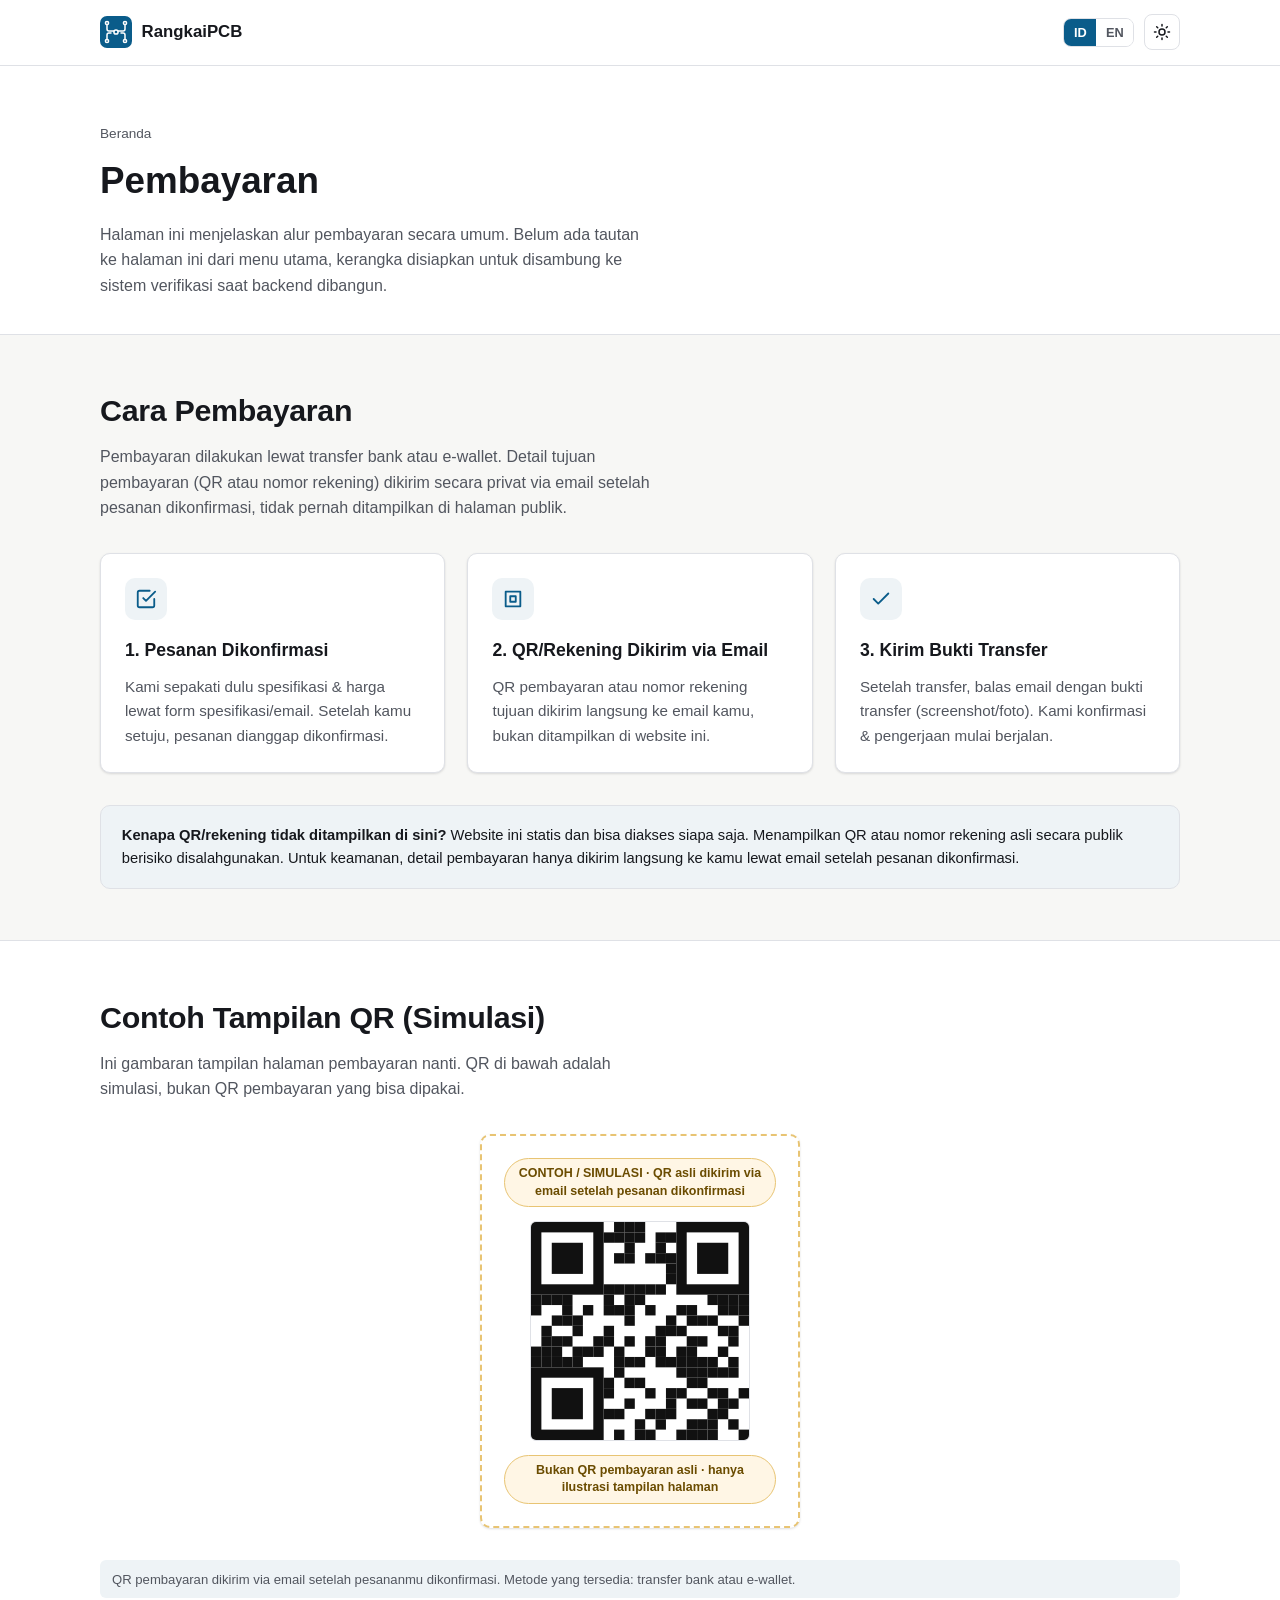
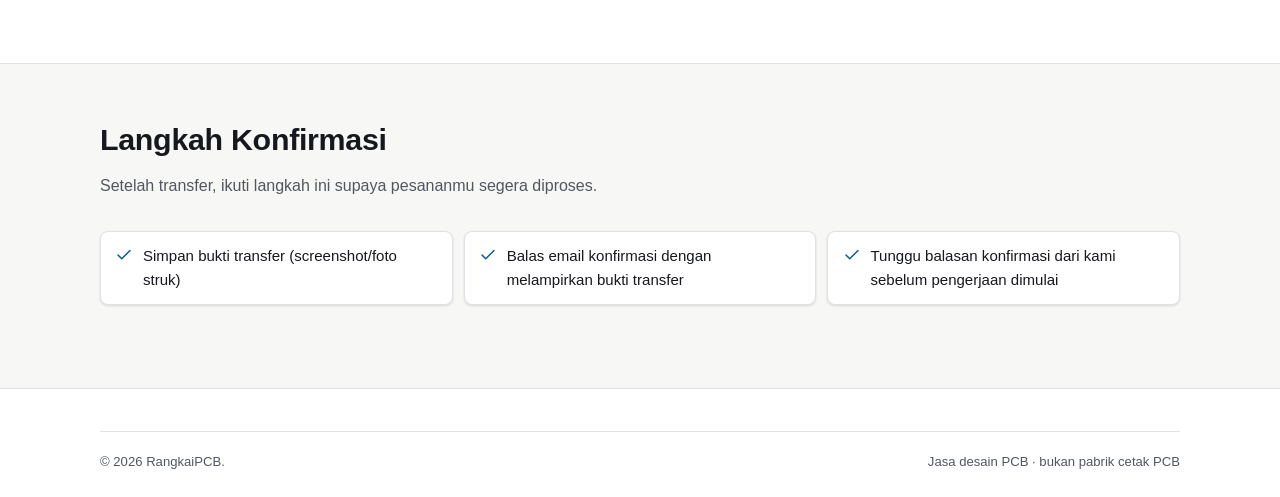
<file: bayar.html>
<!DOCTYPE html>
<html lang="id" data-lang="id">
<head>
<meta charset="UTF-8">
<meta name="viewport" content="width=device-width, initial-scale=1.0">
<title data-title-id="RangkaiPCB: Pembayaran" data-title-en="RangkaiPCB: Payment">RangkaiPCB: Pembayaran</title>
<meta name="description" content="Halaman kerangka alur pembayaran RangkaiPCB." data-desc-id="Halaman kerangka alur pembayaran RangkaiPCB." data-desc-en="Framework page for the RangkaiPCB payment flow.">
<!-- Halaman ini belum publik: noindex supaya tidak diindeks mesin pencari -->
<meta name="robots" content="noindex, nofollow">
<meta name="theme-color" content="#0a5c8a">
<link rel="icon" type="image/svg+xml" href="assets/favicon.svg">
<link rel="stylesheet" href="assets/css/style.css">
</head>
<body>
<!--
  CATATAN KEAMANAN:
  - JANGAN pasang QR DANA/Bank Jago asli, atau nomor rekening/akun e-wallet asli di halaman ini.
  - Halaman statis = publik, siapa pun bisa akses URL-nya langsung meski tidak dilink dari nav.
  - QR yang tampil di bawah adalah QR SIMULASI (pola acak, tidak mengkodekan data pembayaran,
    tidak bisa dipakai untuk transaksi apa pun). QR pembayaran asli dikirim secara privat via
    email setelah pesanan dikonfirmasi.
  - JANGAN ganti QR simulasi ini dengan QR pembayaran asli di situs statis publik. Payment
    gateway asli disambung ke sistem verifikasi login saat backend dibangun nanti.
  - Halaman ini belum dilink dari navigasi utama karena belum publik.
-->
<a class="skip-link" href="#main">Lewati ke konten utama / Skip to main content</a>

<header class="site-header">
  <nav class="nav-bar" aria-label="Navigasi utama">
    <a class="brand" href="index.html">
      <svg class="brand-logo" viewBox="0 0 64 64" aria-hidden="true"><rect width="64" height="64" rx="14" fill="#0a5c8a"/><g fill="none" stroke="#fff" stroke-width="3" stroke-linecap="round" stroke-linejoin="round"><circle cx="14" cy="14" r="3.2"/><circle cx="50" cy="14" r="3.2"/><circle cx="14" cy="50" r="3.2"/><circle cx="50" cy="50" r="3.2"/><circle cx="32" cy="32" r="4.2"/><path d="M14 17.2v9a4 4 0 0 0 4 4h10"/><path d="M50 17.2v9a4 4 0 0 1 -4 4h-10"/><path d="M14 46.8v-9a4 4 0 0 1 4 -4h4"/><path d="M50 46.8v-9a4 4 0 0 0 -4 -4h-4"/></g></svg>
      <span>RangkaiPCB</span>
    </a>
    <div class="nav-tools">
      <div class="lang-toggle" role="group" aria-label="Pilih bahasa / Language switch">
        <button type="button" data-lang-btn="id" class="active" aria-pressed="true">ID</button>
        <button type="button" data-lang-btn="en" aria-pressed="false">EN</button>
      </div>
      <button class="icon-btn" id="theme-toggle" type="button" aria-pressed="false" aria-label="Ganti mode gelap/terang">
        <svg viewBox="0 0 24 24" fill="none" stroke="currentColor" stroke-width="2" stroke-linecap="round" stroke-linejoin="round" aria-hidden="true"><circle cx="12" cy="12" r="4"/><path d="M12 2v2M12 20v2M4.9 4.9l1.4 1.4M17.7 17.7l1.4 1.4M2 12h2M20 12h2M4.9 19.1l1.4-1.4M17.7 6.3l1.4-1.4"/></svg>
      </button>
    </div>
  </nav>
</header>

<main id="main">

  <!-- PAGE HEADER -->
  <section class="page-header">
    <div class="container">
      <nav class="breadcrumb" aria-label="Breadcrumb">
        <a href="index.html" data-lang-id="Beranda" data-lang-en="Home">Beranda</a>
      </nav>
      <h1 data-lang-id="Pembayaran" data-lang-en="Payment">Pembayaran</h1>
      <p data-lang-id="Halaman ini menjelaskan alur pembayaran secara umum. Belum ada tautan ke halaman ini dari menu utama, kerangka disiapkan untuk disambung ke sistem verifikasi saat backend dibangun." data-lang-en="This page explains the general payment flow. It's not yet linked from the main menu, this is a framework prepared to connect to a verification system once the backend is built.">Halaman ini menjelaskan alur pembayaran secara umum. Belum ada tautan ke halaman ini dari menu utama, kerangka disiapkan untuk disambung ke sistem verifikasi saat backend dibangun.</p>
    </div>
  </section>

  <!-- ALUR PEMBAYARAN -->
  <section class="section" id="alur-bayar">
    <div class="container">
      <div class="section-head">
        <h2 data-lang-id="Cara Pembayaran" data-lang-en="How Payment Works">Cara Pembayaran</h2>
        <p data-lang-id="Pembayaran dilakukan lewat transfer bank atau e-wallet. Detail tujuan pembayaran (QR atau nomor rekening) dikirim secara privat via email setelah pesanan dikonfirmasi, tidak pernah ditampilkan di halaman publik." data-lang-en="Payment is made via bank transfer or e-wallet. Payment destination details (QR or account number) are sent privately via email after the order is confirmed, never shown on a public page.">Pembayaran dilakukan lewat transfer bank atau e-wallet. Detail tujuan pembayaran (QR atau nomor rekening) dikirim secara privat via email setelah pesanan dikonfirmasi, tidak pernah ditampilkan di halaman publik.</p>
      </div>

      <div class="card-grid">
        <div class="card">
          <div class="card-icon">
            <svg viewBox="0 0 24 24" fill="none" stroke="currentColor" stroke-width="2" stroke-linecap="round" stroke-linejoin="round" aria-hidden="true"><path d="M9 11l3 3L22 4M21 12v7a2 2 0 0 1-2 2H5a2 2 0 0 1-2-2V5a2 2 0 0 1 2-2h11"/></svg>
          </div>
          <h3 data-lang-id="1. Pesanan Dikonfirmasi" data-lang-en="1. Order Confirmed">1. Pesanan Dikonfirmasi</h3>
          <p data-lang-id="Kami sepakati dulu spesifikasi &amp; harga lewat form spesifikasi/email. Setelah kamu setuju, pesanan dianggap dikonfirmasi." data-lang-en="We first agree on the spec &amp; price through the spec form/email. Once you agree, the order is considered confirmed.">Kami sepakati dulu spesifikasi &amp; harga lewat form spesifikasi/email. Setelah kamu setuju, pesanan dianggap dikonfirmasi.</p>
        </div>
        <div class="card">
          <div class="card-icon">
            <svg viewBox="0 0 24 24" fill="none" stroke="currentColor" stroke-width="2" stroke-linecap="round" stroke-linejoin="round" aria-hidden="true"><path d="M4 4h16v16H4z"/><path d="M9 9h6v6H9z"/></svg>
          </div>
          <h3 data-lang-id="2. QR/Rekening Dikirim via Email" data-lang-en="2. QR/Account Sent via Email">2. QR/Rekening Dikirim via Email</h3>
          <p data-lang-id="QR pembayaran atau nomor rekening tujuan dikirim langsung ke email kamu, bukan ditampilkan di website ini." data-lang-en="The payment QR or destination account number is sent directly to your email, not shown on this website.">QR pembayaran atau nomor rekening tujuan dikirim langsung ke email kamu, bukan ditampilkan di website ini.</p>
        </div>
        <div class="card">
          <div class="card-icon">
            <svg viewBox="0 0 24 24" fill="none" stroke="currentColor" stroke-width="2" stroke-linecap="round" stroke-linejoin="round" aria-hidden="true"><path d="M20 6 9 17l-5-5"/></svg>
          </div>
          <h3 data-lang-id="3. Kirim Bukti Transfer" data-lang-en="3. Send Proof of Transfer">3. Kirim Bukti Transfer</h3>
          <p data-lang-id="Setelah transfer, balas email dengan bukti transfer (screenshot/foto). Kami konfirmasi &amp; pengerjaan mulai berjalan." data-lang-en="After transferring, reply to the email with proof of transfer (screenshot/photo). We confirm and work begins.">Setelah transfer, balas email dengan bukti transfer (screenshot/foto). Kami konfirmasi &amp; pengerjaan mulai berjalan.</p>
        </div>
      </div>

      <div class="info-box mt-lg">
        <strong data-lang-id="Kenapa QR/rekening tidak ditampilkan di sini?" data-lang-en="Why isn't the QR/account shown here?">Kenapa QR/rekening tidak ditampilkan di sini?</strong>
        <span data-lang-id="Website ini statis dan bisa diakses siapa saja. Menampilkan QR atau nomor rekening asli secara publik berisiko disalahgunakan. Untuk keamanan, detail pembayaran hanya dikirim langsung ke kamu lewat email setelah pesanan dikonfirmasi." data-lang-en="This website is static and can be accessed by anyone. Displaying a real QR or account number publicly risks misuse. For security, payment details are only sent directly to you via email after the order is confirmed.">Website ini statis dan bisa diakses siapa saja. Menampilkan QR atau nomor rekening asli secara publik berisiko disalahgunakan. Untuk keamanan, detail pembayaran hanya dikirim langsung ke kamu lewat email setelah pesanan dikonfirmasi.</span>
      </div>
    </div>
  </section>

  <!-- CONTOH TAMPILAN QR (SIMULASI) -->
  <section class="section section-alt" id="contoh-qr">
    <div class="container">
      <div class="section-head">
        <h2 data-lang-id="Contoh Tampilan QR (Simulasi)" data-lang-en="Sample QR Display (Simulation)">Contoh Tampilan QR (Simulasi)</h2>
        <p data-lang-id="Ini gambaran tampilan halaman pembayaran nanti. QR di bawah adalah simulasi, bukan QR pembayaran yang bisa dipakai." data-lang-en="This is a preview of how the payment page will look. The QR below is a simulation, not a usable payment QR.">Ini gambaran tampilan halaman pembayaran nanti. QR di bawah adalah simulasi, bukan QR pembayaran yang bisa dipakai.</p>
      </div>

      <div class="qr-demo-card">
        <span class="qr-demo-watermark" data-lang-id="CONTOH / SIMULASI &middot; QR asli dikirim via email setelah pesanan dikonfirmasi" data-lang-en="SAMPLE / SIMULATION &middot; Real QR is sent via email after the order is confirmed">CONTOH / SIMULASI &middot; QR asli dikirim via email setelah pesanan dikonfirmasi</span>
        <img class="qr-demo-image" src="assets/img/qr-dummy.svg" alt="Contoh QR simulasi, pola acak, bukan QR pembayaran asli dan tidak bisa dipakai untuk transaksi">
        <span class="qr-demo-watermark" data-lang-id="Bukan QR pembayaran asli &middot; hanya ilustrasi tampilan halaman" data-lang-en="Not a real payment QR &middot; layout illustration only">Bukan QR pembayaran asli &middot; hanya ilustrasi tampilan halaman</span>
      </div>

      <p class="pkg-note mt-lg" data-lang-id="QR pembayaran dikirim via email setelah pesananmu dikonfirmasi. Metode yang tersedia: transfer bank atau e-wallet." data-lang-en="The payment QR is sent via email after your order is confirmed. Available methods: bank transfer or e-wallet.">QR pembayaran dikirim via email setelah pesananmu dikonfirmasi. Metode yang tersedia: transfer bank atau e-wallet.</p>
    </div>
  </section>

  <!-- KONFIRMASI -->
  <section class="section" id="konfirmasi">
    <div class="container">
      <div class="section-head">
        <h2 data-lang-id="Langkah Konfirmasi" data-lang-en="Confirmation Steps">Langkah Konfirmasi</h2>
        <p data-lang-id="Setelah transfer, ikuti langkah ini supaya pesananmu segera diproses." data-lang-en="After transferring, follow these steps so your order gets processed promptly.">Setelah transfer, ikuti langkah ini supaya pesananmu segera diproses.</p>
      </div>
      <ul class="deliverable-list">
        <li>
          <svg viewBox="0 0 24 24" fill="none" stroke="currentColor" stroke-width="2" stroke-linecap="round" stroke-linejoin="round" aria-hidden="true"><path d="M20 6 9 17l-5-5"/></svg>
          <span data-lang-id="Simpan bukti transfer (screenshot/foto struk)" data-lang-en="Save your proof of transfer (screenshot/receipt photo)">Simpan bukti transfer (screenshot/foto struk)</span>
        </li>
        <li>
          <svg viewBox="0 0 24 24" fill="none" stroke="currentColor" stroke-width="2" stroke-linecap="round" stroke-linejoin="round" aria-hidden="true"><path d="M20 6 9 17l-5-5"/></svg>
          <span data-lang-id="Balas email konfirmasi dengan melampirkan bukti transfer" data-lang-en="Reply to the confirmation email with the proof of transfer attached">Balas email konfirmasi dengan melampirkan bukti transfer</span>
        </li>
        <li>
          <svg viewBox="0 0 24 24" fill="none" stroke="currentColor" stroke-width="2" stroke-linecap="round" stroke-linejoin="round" aria-hidden="true"><path d="M20 6 9 17l-5-5"/></svg>
          <span data-lang-id="Tunggu balasan konfirmasi dari kami sebelum pengerjaan dimulai" data-lang-en="Wait for our confirmation reply before work begins">Tunggu balasan konfirmasi dari kami sebelum pengerjaan dimulai</span>
        </li>
      </ul>
    </div>
  </section>

</main>

<footer class="site-footer">
  <div class="container">
    <div class="footer-bottom">
      <span>&copy; <span id="current-year">2026</span> RangkaiPCB.</span>
      <span data-lang-id="Jasa desain PCB &middot; bukan pabrik cetak PCB" data-lang-en="PCB design service &middot; not a PCB fabrication house">Jasa desain PCB &middot; bukan pabrik cetak PCB</span>
    </div>
  </div>
</footer>

<script src="assets/js/main.js"></script>
</body>
</html>
</file>
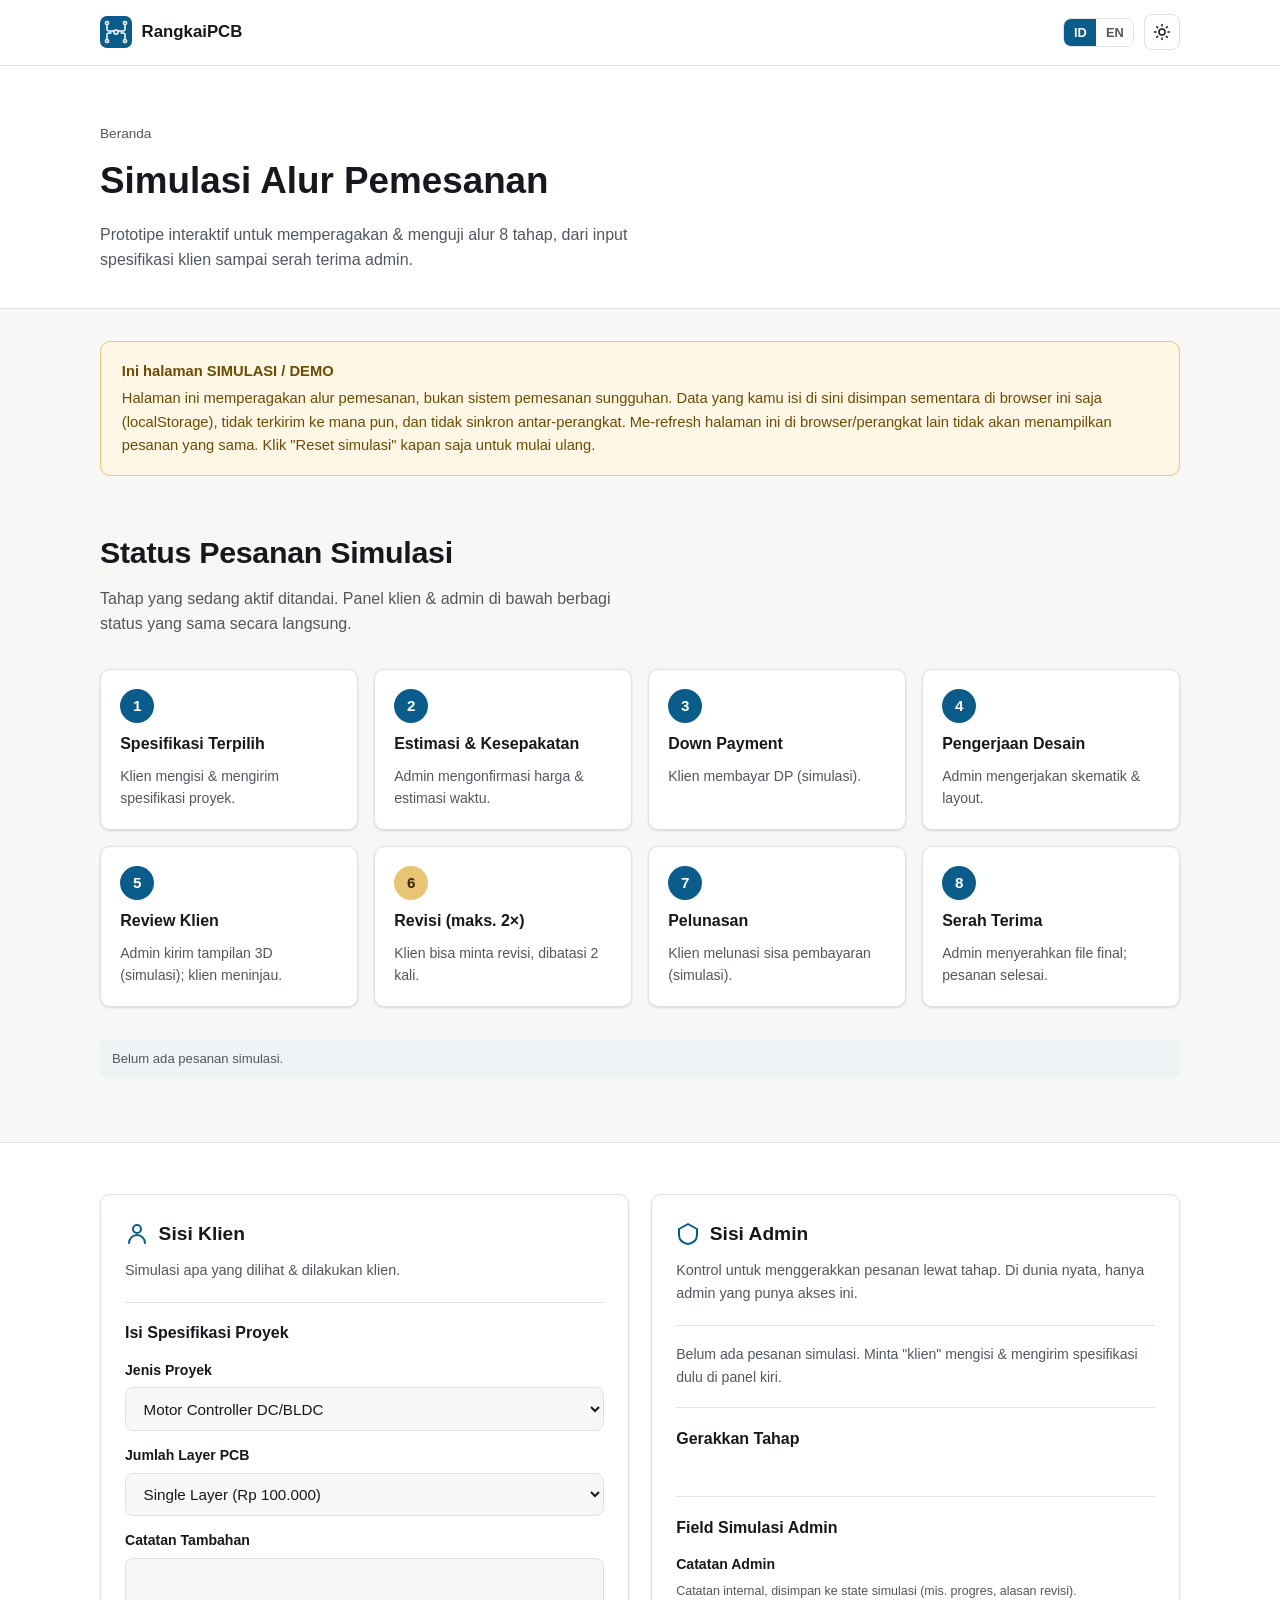
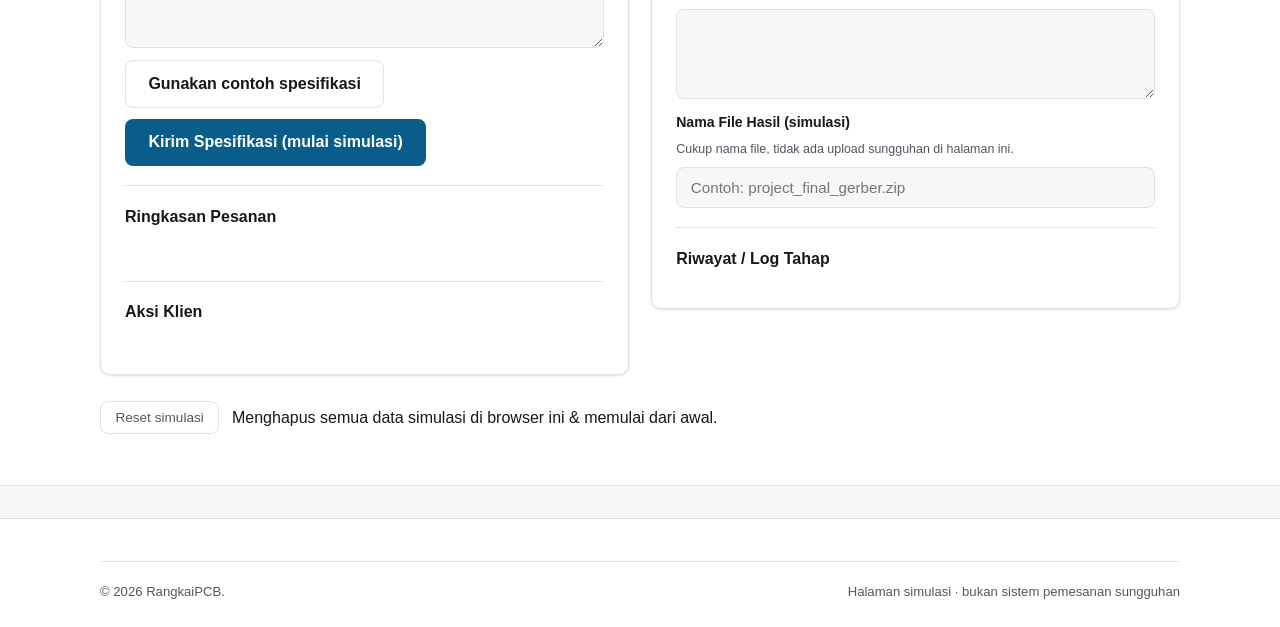
<file: simulasi.html>
<!DOCTYPE html>
<!--
  PROTOTIPE / SIMULASI, BUKAN SISTEM PRODUKSI.
  Halaman ini memperagakan alur pemesanan 8 tahap end-to-end (klien + admin)
  memakai localStorage sebagai state sementara satu-browser saja. Tidak ada
  backend, tidak ada database, tidak ada autentikasi, dan tidak ada data yang
  terkirim ke server mana pun.

  Saat backend sungguhan dibangun nanti, state ini digantikan oleh: database
  pesanan (mis. tabel orders + order_history), autentikasi admin (login),
  dan API (REST/GraphQL) yang menggantikan baca/tulis localStorage di
  assets/js/simulasi.js. Anggap file ini cetak biru alur, bukan implementasi
  akhir.

  PROTOTYPE / SIMULATION ONLY, NOT A PRODUCTION SYSTEM.
  This page demonstrates the end-to-end 8-stage order flow (client + admin)
  using localStorage as single-browser, temporary state. There is no backend,
  no database, no authentication, and no data sent to any server. When a real
  backend is built later, this state is replaced by an orders database,
  admin authentication, and an API replacing the localStorage read/write in
  assets/js/simulasi.js. Treat this file as a flow blueprint, not the final
  implementation.
-->
<html lang="id" data-lang="id">
<head>
<meta charset="UTF-8">
<meta name="viewport" content="width=device-width, initial-scale=1.0">
<title data-title-id="RangkaiPCB: Simulasi Alur Pemesanan (Demo)" data-title-en="RangkaiPCB: Order Flow Simulation (Demo)">RangkaiPCB: Simulasi Alur Pemesanan (Demo)</title>
<meta name="description" content="Halaman simulasi/demo alur pemesanan RangkaiPCB, bukan sistem pemesanan sungguhan." data-desc-id="Halaman simulasi/demo alur pemesanan RangkaiPCB, bukan sistem pemesanan sungguhan." data-desc-en="RangkaiPCB order flow simulation/demo page, not a real ordering system.">
<!-- Halaman simulasi/demo: noindex supaya tidak diindeks mesin pencari, dan tidak dilink dari nav manapun -->
<meta name="robots" content="noindex, nofollow">
<meta name="theme-color" content="#0a5c8a">
<link rel="icon" type="image/svg+xml" href="assets/favicon.svg">
<link rel="stylesheet" href="assets/css/style.css">
</head>
<body>
<a class="skip-link" href="#main">Lewati ke konten utama / Skip to main content</a>

<header class="site-header">
  <nav class="nav-bar" aria-label="Navigasi utama">
    <a class="brand" href="index.html">
      <svg class="brand-logo" viewBox="0 0 64 64" aria-hidden="true"><rect width="64" height="64" rx="14" fill="#0a5c8a"/><g fill="none" stroke="#fff" stroke-width="3" stroke-linecap="round" stroke-linejoin="round"><circle cx="14" cy="14" r="3.2"/><circle cx="50" cy="14" r="3.2"/><circle cx="14" cy="50" r="3.2"/><circle cx="50" cy="50" r="3.2"/><circle cx="32" cy="32" r="4.2"/><path d="M14 17.2v9a4 4 0 0 0 4 4h10"/><path d="M50 17.2v9a4 4 0 0 1 -4 4h-10"/><path d="M14 46.8v-9a4 4 0 0 1 4 -4h4"/><path d="M50 46.8v-9a4 4 0 0 0 -4 -4h-4"/></g></svg>
      <span>RangkaiPCB</span>
    </a>
    <div class="nav-tools">
      <div class="lang-toggle" role="group" aria-label="Pilih bahasa / Language switch">
        <button type="button" data-lang-btn="id" class="active" aria-pressed="true">ID</button>
        <button type="button" data-lang-btn="en" aria-pressed="false">EN</button>
      </div>
      <button class="icon-btn" id="theme-toggle" type="button" aria-pressed="false" aria-label="Ganti mode gelap/terang">
        <svg viewBox="0 0 24 24" fill="none" stroke="currentColor" stroke-width="2" stroke-linecap="round" stroke-linejoin="round" aria-hidden="true"><circle cx="12" cy="12" r="4"/><path d="M12 2v2M12 20v2M4.9 4.9l1.4 1.4M17.7 17.7l1.4 1.4M2 12h2M20 12h2M4.9 19.1l1.4-1.4M17.7 6.3l1.4-1.4"/></svg>
      </button>
    </div>
  </nav>
</header>

<main id="main">

  <!-- PAGE HEADER -->
  <section class="page-header">
    <div class="container">
      <nav class="breadcrumb" aria-label="Breadcrumb">
        <a href="index.html" data-lang-id="Beranda" data-lang-en="Home">Beranda</a>
      </nav>
      <h1 data-lang-id="Simulasi Alur Pemesanan" data-lang-en="Order Flow Simulation">Simulasi Alur Pemesanan</h1>
      <p data-lang-id="Prototipe interaktif untuk memperagakan &amp; menguji alur 8 tahap, dari input spesifikasi klien sampai serah terima admin." data-lang-en="An interactive prototype demonstrating &amp; testing the 8-stage flow, from client spec input to admin handover.">Prototipe interaktif untuk memperagakan &amp; menguji alur 8 tahap, dari input spesifikasi klien sampai serah terima admin.</p>
    </div>
  </section>

  <!-- BANNER SIMULASI/DEMO -->
  <section class="section" style="padding-top:2rem; padding-bottom:0;">
    <div class="container">
      <div class="notice-box">
        <strong data-lang-id="Ini halaman SIMULASI / DEMO" data-lang-en="This is a SIMULATION / DEMO page">Ini halaman SIMULASI / DEMO</strong>
        <span data-lang-id="Halaman ini memperagakan alur pemesanan, bukan sistem pemesanan sungguhan. Data yang kamu isi di sini disimpan sementara di browser ini saja (localStorage), tidak terkirim ke mana pun, dan tidak sinkron antar-perangkat. Me-refresh halaman ini di browser/perangkat lain tidak akan menampilkan pesanan yang sama. Klik &quot;Reset simulasi&quot; kapan saja untuk mulai ulang." data-lang-en="This page demonstrates the order flow, it is not a real ordering system. Data you enter here is stored temporarily in this browser only (localStorage), never sent anywhere, and not synced across devices. Refreshing this page on another browser/device will not show the same order. Click &quot;Reset simulation&quot; anytime to start over.">Halaman ini memperagakan alur pemesanan, bukan sistem pemesanan sungguhan. Data yang kamu isi di sini disimpan sementara di browser ini saja (localStorage), tidak terkirim ke mana pun, dan tidak sinkron antar-perangkat. Me-refresh halaman ini di browser/perangkat lain tidak akan menampilkan pesanan yang sama. Klik &quot;Reset simulasi&quot; kapan saja untuk mulai ulang.</span>
      </div>
    </div>
  </section>

  <!-- STATUS RINGKAS (STEPPER) -->
  <section class="section" id="sim-status">
    <div class="container">
      <div class="section-head">
        <h2 data-lang-id="Status Pesanan Simulasi" data-lang-en="Simulated Order Status">Status Pesanan Simulasi</h2>
        <p data-lang-id="Tahap yang sedang aktif ditandai. Panel klien &amp; admin di bawah berbagi status yang sama secara langsung." data-lang-en="The currently active stage is highlighted. The client &amp; admin panels below share the same status live.">Tahap yang sedang aktif ditandai. Panel klien &amp; admin di bawah berbagi status yang sama secara langsung.</p>
      </div>
      <div class="stepper" id="sim-stepper">
        <div class="stepper-item" data-stage="1">
          <span class="stepper-num">1</span>
          <h3 data-lang-id="Spesifikasi Terpilih" data-lang-en="Spec Selected">Spesifikasi Terpilih</h3>
          <p data-lang-id="Klien mengisi &amp; mengirim spesifikasi proyek." data-lang-en="Client fills in &amp; submits the project spec.">Klien mengisi &amp; mengirim spesifikasi proyek.</p>
        </div>
        <div class="stepper-item" data-stage="2">
          <span class="stepper-num">2</span>
          <h3 data-lang-id="Estimasi &amp; Kesepakatan" data-lang-en="Estimate &amp; Agreement">Estimasi &amp; Kesepakatan</h3>
          <p data-lang-id="Admin mengonfirmasi harga &amp; estimasi waktu." data-lang-en="Admin confirms the price &amp; time estimate.">Admin mengonfirmasi harga &amp; estimasi waktu.</p>
        </div>
        <div class="stepper-item" data-stage="3">
          <span class="stepper-num">3</span>
          <h3 data-lang-id="Down Payment" data-lang-en="Down Payment">Down Payment</h3>
          <p data-lang-id="Klien membayar DP (simulasi)." data-lang-en="Client pays the down payment (simulation).">Klien membayar DP (simulasi).</p>
        </div>
        <div class="stepper-item" data-stage="4">
          <span class="stepper-num">4</span>
          <h3 data-lang-id="Pengerjaan Desain" data-lang-en="Design in Progress">Pengerjaan Desain</h3>
          <p data-lang-id="Admin mengerjakan skematik &amp; layout." data-lang-en="Admin works on schematic &amp; layout.">Admin mengerjakan skematik &amp; layout.</p>
        </div>
        <div class="stepper-item" data-stage="5">
          <span class="stepper-num">5</span>
          <h3 data-lang-id="Review Klien" data-lang-en="Client Review">Review Klien</h3>
          <p data-lang-id="Admin kirim tampilan 3D (simulasi); klien meninjau." data-lang-en="Admin sends a 3D preview (simulation); client reviews.">Admin kirim tampilan 3D (simulasi); klien meninjau.</p>
        </div>
        <div class="stepper-item stepper-revision" data-stage="6">
          <span class="stepper-num">6</span>
          <h3 data-lang-id="Revisi (maks. 2&times;)" data-lang-en="Revisions (max 2&times;)">Revisi (maks. 2&times;)</h3>
          <p data-lang-id="Klien bisa minta revisi, dibatasi 2 kali." data-lang-en="Client can request revisions, limited to 2 times.">Klien bisa minta revisi, dibatasi 2 kali.</p>
        </div>
        <div class="stepper-item" data-stage="7">
          <span class="stepper-num">7</span>
          <h3 data-lang-id="Pelunasan" data-lang-en="Final Payment">Pelunasan</h3>
          <p data-lang-id="Klien melunasi sisa pembayaran (simulasi)." data-lang-en="Client settles the remaining balance (simulation).">Klien melunasi sisa pembayaran (simulasi).</p>
        </div>
        <div class="stepper-item" data-stage="8">
          <span class="stepper-num">8</span>
          <h3 data-lang-id="Serah Terima" data-lang-en="Handover">Serah Terima</h3>
          <p data-lang-id="Admin menyerahkan file final; pesanan selesai." data-lang-en="Admin hands over final files; order complete.">Admin menyerahkan file final; pesanan selesai.</p>
        </div>
      </div>
      <p class="pkg-note mt-lg" id="sim-status-line" aria-live="polite"></p>
    </div>
  </section>

  <!-- DUA PANEL: KLIEN & ADMIN -->
  <section class="section section-alt" id="sim-panels">
    <div class="container">
      <div class="sim-grid">

        <!-- PANEL KLIEN -->
        <div class="sim-panel" id="sim-client-panel">
          <div class="sim-panel-head">
            <svg viewBox="0 0 24 24" fill="none" stroke="currentColor" stroke-width="2" stroke-linecap="round" stroke-linejoin="round" aria-hidden="true"><path d="M20 21a8 8 0 1 0-16 0"/><circle cx="12" cy="7" r="4"/></svg>
            <h2 data-lang-id="Sisi Klien" data-lang-en="Client Side">Sisi Klien</h2>
          </div>
          <p class="sim-panel-sub" data-lang-id="Simulasi apa yang dilihat &amp; dilakukan klien." data-lang-en="Simulates what the client sees &amp; does.">Simulasi apa yang dilihat &amp; dilakukan klien.</p>

          <!-- FASE INPUT SPEC (tahap 0, sebelum tahap 1) -->
          <div class="sim-block" id="sim-spec-input">
            <h3 data-lang-id="Isi Spesifikasi Proyek" data-lang-en="Fill In Project Spec">Isi Spesifikasi Proyek</h3>
            <div class="form-field">
              <label for="sim-spec-project" data-lang-id="Jenis Proyek" data-lang-en="Project Type">Jenis Proyek</label>
              <select id="sim-spec-project">
                <option value="Motor Controller DC/BLDC" data-lang-id="Motor Controller DC/BLDC" data-lang-en="DC/BLDC Motor Controller">Motor Controller DC/BLDC</option>
                <option value="IoT / ESP32-Arduino" data-lang-id="IoT / ESP32-Arduino" data-lang-en="IoT / ESP32-Arduino">IoT / ESP32-Arduino</option>
                <option value="Power Supply" data-lang-id="Power Supply" data-lang-en="Power Supply">Power Supply</option>
                <option value="Sensor / Data Acquisition" data-lang-id="Sensor / Data Acquisition" data-lang-en="Sensor / Data Acquisition">Sensor / Data Acquisition</option>
                <option value="Lainnya" data-lang-id="Lainnya" data-lang-en="Other">Lainnya</option>
              </select>
            </div>
            <div class="form-field">
              <label for="sim-spec-layer" data-lang-id="Jumlah Layer PCB" data-lang-en="Number of PCB Layers">Jumlah Layer PCB</label>
              <select id="sim-spec-layer">
                <option value="single" data-lang-id="Single Layer (Rp 100.000)" data-lang-en="Single Layer (Rp 100,000)">Single Layer (Rp 100.000)</option>
                <option value="double" data-lang-id="Double Layer (Rp 150.000)" data-lang-en="Double Layer (Rp 150,000)">Double Layer (Rp 150.000)</option>
                <option value="multilayer" data-lang-id="Multilayer 4 Layer+ (Rp 200.000, DP 50%)" data-lang-en="Multilayer 4 Layer+ (Rp 200,000, 50% DP)">Multilayer 4 Layer+ (Rp 200.000, DP 50%)</option>
              </select>
            </div>
            <div class="form-field">
              <label for="sim-spec-notes" data-lang-id="Catatan Tambahan" data-lang-en="Additional Notes">Catatan Tambahan</label>
              <textarea id="sim-spec-notes" rows="3"></textarea>
            </div>
            <div class="sim-actions">
              <button type="button" class="btn btn-outline" id="sim-spec-sample" data-lang-id="Gunakan contoh spesifikasi" data-lang-en="Use sample specification">Gunakan contoh spesifikasi</button>
              <button type="button" class="btn btn-primary" id="sim-spec-submit" data-lang-id="Kirim Spesifikasi (mulai simulasi)" data-lang-en="Submit Spec (start simulation)">Kirim Spesifikasi (mulai simulasi)</button>
            </div>
          </div>

          <!-- RINGKASAN PESANAN (muncul setelah spec disubmit) -->
          <div class="sim-block" id="sim-order-summary" hidden>
            <h3 data-lang-id="Ringkasan Pesanan" data-lang-en="Order Summary">Ringkasan Pesanan</h3>
            <div class="spec-summary" id="sim-summary-grid"></div>
          </div>

          <!-- AKSI KLIEN PER TAHAP -->
          <div class="sim-block" id="sim-client-actions" hidden>
            <h3 data-lang-id="Aksi Klien" data-lang-en="Client Actions">Aksi Klien</h3>
            <p class="sim-action-hint" id="sim-client-hint"></p>
            <div class="sim-actions" id="sim-client-buttons"></div>
          </div>
        </div>

        <!-- PANEL ADMIN -->
        <div class="sim-panel" id="sim-admin-panel">
          <div class="sim-panel-head">
            <svg viewBox="0 0 24 24" fill="none" stroke="currentColor" stroke-width="2" stroke-linecap="round" stroke-linejoin="round" aria-hidden="true"><path d="M12 2 3 7v6c0 5 4 8 9 9 5-1 9-4 9-9V7z"/></svg>
            <h2 data-lang-id="Sisi Admin" data-lang-en="Admin Side">Sisi Admin</h2>
          </div>
          <p class="sim-panel-sub" data-lang-id="Kontrol untuk menggerakkan pesanan lewat tahap. Di dunia nyata, hanya admin yang punya akses ini." data-lang-en="Controls to move the order through stages. In real life, only the admin has access to this.">Kontrol untuk menggerakkan pesanan lewat tahap. Di dunia nyata, hanya admin yang punya akses ini.</p>

          <div class="sim-block" id="sim-admin-empty">
            <p class="sim-action-hint" data-lang-id="Belum ada pesanan simulasi. Minta &quot;klien&quot; mengisi &amp; mengirim spesifikasi dulu di panel kiri." data-lang-en="No simulated order yet. Have the &quot;client&quot; fill in &amp; submit a spec on the left panel first.">Belum ada pesanan simulasi. Minta &quot;klien&quot; mengisi &amp; mengirim spesifikasi dulu di panel kiri.</p>
          </div>

          <div class="sim-block" id="sim-admin-actions" hidden>
            <h3 data-lang-id="Gerakkan Tahap" data-lang-en="Advance Stage">Gerakkan Tahap</h3>
            <p class="sim-action-hint" id="sim-admin-hint"></p>
            <div class="sim-actions" id="sim-admin-buttons"></div>
          </div>

          <div class="sim-block" id="sim-admin-fields" hidden>
            <h3 data-lang-id="Field Simulasi Admin" data-lang-en="Admin Simulation Fields">Field Simulasi Admin</h3>
            <div class="form-field">
              <label for="sim-admin-notes" data-lang-id="Catatan Admin" data-lang-en="Admin Notes">Catatan Admin</label>
              <span class="hint" data-lang-id="Catatan internal, disimpan ke state simulasi (mis. progres, alasan revisi)." data-lang-en="Internal notes, saved to the simulation state (e.g. progress, revision reasons).">Catatan internal, disimpan ke state simulasi (mis. progres, alasan revisi).</span>
              <textarea id="sim-admin-notes" rows="3"></textarea>
            </div>
            <div class="form-field">
              <label for="sim-admin-deliverable" data-lang-id="Nama File Hasil (simulasi)" data-lang-en="Deliverable File Name (simulation)">Nama File Hasil (simulasi)</label>
              <span class="hint" data-lang-id="Cukup nama file, tidak ada upload sungguhan di halaman ini." data-lang-en="Just a file name, there is no real upload on this page.">Cukup nama file, tidak ada upload sungguhan di halaman ini.</span>
              <input type="text" id="sim-admin-deliverable" data-lang-placeholder-id="Contoh: project_final_gerber.zip" data-lang-placeholder-en="Example: project_final_gerber.zip" placeholder="Contoh: project_final_gerber.zip">
            </div>
          </div>

          <div class="sim-block" id="sim-history-block" hidden>
            <h3 data-lang-id="Riwayat / Log Tahap" data-lang-en="Stage History / Log">Riwayat / Log Tahap</h3>
            <ul class="sim-history" id="sim-history-list"></ul>
          </div>
        </div>

      </div>

      <div class="sim-reset-row">
        <button type="button" class="selector-reset" id="sim-reset-btn" data-lang-id="Reset simulasi" data-lang-en="Reset simulation">Reset simulasi</button>
        <span class="hint" data-lang-id="Menghapus semua data simulasi di browser ini &amp; memulai dari awal." data-lang-en="Deletes all simulation data in this browser &amp; starts over.">Menghapus semua data simulasi di browser ini &amp; memulai dari awal.</span>
      </div>
    </div>
  </section>

</main>

<footer class="site-footer">
  <div class="container">
    <div class="footer-bottom">
      <span>&copy; <span id="current-year">2026</span> RangkaiPCB.</span>
      <span data-lang-id="Halaman simulasi &middot; bukan sistem pemesanan sungguhan" data-lang-en="Simulation page &middot; not a real ordering system">Halaman simulasi &middot; bukan sistem pemesanan sungguhan</span>
    </div>
  </div>
</footer>

<script src="assets/js/main.js"></script>
<script src="assets/js/simulasi.js"></script>
</body>
</html>
</file>
<file: assets/css/style.css>
/* =========================================================
   RangkaiPCB, Jasa Desain PCB
   Shared stylesheet. Vanilla CSS, no build step, no CDN.
   ========================================================= */

:root {
  /* Light theme (default) */
  --color-bg: #f7f7f5;
  --color-bg-alt: #ffffff;
  --color-bg-raised: #ffffff;
  --color-text: #16181d;
  --color-text-muted: #52565f;
  --color-border: #dfe1e6;
  --color-accent: #0a5c8a;
  --color-accent-strong: #073f5f;
  --color-accent-contrast: #ffffff;
  --color-warn-bg: #fff6e5;
  --color-warn-border: #e8c473;
  --color-warn-text: #6b4c00;
  --color-tag-bg: #eef3f6;
  --color-tag-text: #0a5c8a;
  --shadow-card: 0 1px 3px rgba(20, 24, 30, 0.08), 0 1px 2px rgba(20, 24, 30, 0.06);
  --radius: 10px;
  --max-width: 1120px;
  --font-sans: -apple-system, BlinkMacSystemFont, "Segoe UI", Roboto, Helvetica, Arial, sans-serif;
  --font-mono: ui-monospace, SFMono-Regular, "Cascadia Code", Consolas, "Courier New", monospace;
}

@media (prefers-color-scheme: dark) {
  :root {
    --color-bg: #12141a;
    --color-bg-alt: #181b22;
    --color-bg-raised: #1e222b;
    --color-text: #eceef2;
    --color-text-muted: #a4aab6;
    --color-border: #2c313c;
    --color-accent: #4fb3e8;
    --color-accent-strong: #7dcdf7;
    --color-accent-contrast: #06131c;
    --color-warn-bg: #2a2210;
    --color-warn-border: #6b5620;
    --color-warn-text: #e8c473;
    --color-tag-bg: #1c2a33;
    --color-tag-text: #4fb3e8;
    --shadow-card: 0 1px 3px rgba(0, 0, 0, 0.4), 0 1px 2px rgba(0, 0, 0, 0.3);
  }
}

/* Manual override toggles (data-theme on <html>) beat the media query */
html[data-theme="light"] {
  --color-bg: #f7f7f5;
  --color-bg-alt: #ffffff;
  --color-bg-raised: #ffffff;
  --color-text: #16181d;
  --color-text-muted: #52565f;
  --color-border: #dfe1e6;
  --color-accent: #0a5c8a;
  --color-accent-strong: #073f5f;
  --color-accent-contrast: #ffffff;
  --color-warn-bg: #fff6e5;
  --color-warn-border: #e8c473;
  --color-warn-text: #6b4c00;
  --color-tag-bg: #eef3f6;
  --color-tag-text: #0a5c8a;
  --shadow-card: 0 1px 3px rgba(20, 24, 30, 0.08), 0 1px 2px rgba(20, 24, 30, 0.06);
}

html[data-theme="dark"] {
  --color-bg: #12141a;
  --color-bg-alt: #181b22;
  --color-bg-raised: #1e222b;
  --color-text: #eceef2;
  --color-text-muted: #a4aab6;
  --color-border: #2c313c;
  --color-accent: #4fb3e8;
  --color-accent-strong: #7dcdf7;
  --color-accent-contrast: #06131c;
  --color-warn-bg: #2a2210;
  --color-warn-border: #6b5620;
  --color-warn-text: #e8c473;
  --color-tag-bg: #1c2a33;
  --color-tag-text: #4fb3e8;
  --shadow-card: 0 1px 3px rgba(0, 0, 0, 0.4), 0 1px 2px rgba(0, 0, 0, 0.3);
}

* {
  box-sizing: border-box;
}

html {
  -webkit-text-size-adjust: 100%;
}

body {
  margin: 0;
  background: var(--color-bg);
  color: var(--color-text);
  font-family: var(--font-sans);
  font-size: 16px;
  line-height: 1.6;
  overflow-x: hidden;
  max-width: 100%;
  transition: background-color 0.2s ease, color 0.2s ease;
}

img, svg, video {
  max-width: 100%;
  height: auto;
  display: block;
}

a {
  color: var(--color-accent);
}

a:hover, a:focus-visible {
  color: var(--color-accent-strong);
}

.container {
  width: 100%;
  max-width: var(--max-width);
  margin: 0 auto;
  padding: 0 1.25rem;
}

/* Skip link */
.skip-link {
  position: absolute;
  left: -9999px;
  top: 0;
  background: var(--color-accent);
  color: var(--color-accent-contrast);
  padding: 0.75rem 1.25rem;
  z-index: 1000;
  border-radius: 0 0 6px 0;
}

.skip-link:focus {
  left: 0;
}

/* ===== Header / Nav ===== */
.site-header {
  position: sticky;
  top: 0;
  z-index: 100;
  background: var(--color-bg-alt);
  border-bottom: 1px solid var(--color-border);
}

.nav-bar {
  display: flex;
  align-items: center;
  justify-content: space-between;
  padding: 0.9rem 1.25rem;
  max-width: var(--max-width);
  margin: 0 auto;
  gap: 1rem;
}

.brand {
  display: flex;
  align-items: center;
  gap: 0.6rem;
  font-weight: 700;
  font-size: 1.05rem;
  color: var(--color-text);
  text-decoration: none;
  white-space: nowrap;
}

.brand:hover {
  color: var(--color-text);
}

.brand-logo {
  width: 32px;
  height: 32px;
  flex-shrink: 0;
}

.nav-toggle {
  display: none;
  background: none;
  border: 1px solid var(--color-border);
  border-radius: 6px;
  padding: 0.4rem 0.55rem;
  cursor: pointer;
  color: var(--color-text);
}

.nav-toggle svg {
  width: 22px;
  height: 22px;
  display: block;
}

.nav-links {
  display: flex;
  align-items: center;
  gap: 1.4rem;
  list-style: none;
  margin: 0;
  padding: 0;
  flex-wrap: wrap;
}

.nav-links a {
  text-decoration: none;
  color: var(--color-text-muted);
  font-weight: 500;
  font-size: 0.95rem;
}

.nav-links a:hover, .nav-links a[aria-current="page"] {
  color: var(--color-accent);
}

.nav-tools {
  display: flex;
  align-items: center;
  gap: 0.6rem;
  margin-left: auto;
}

.icon-btn {
  display: inline-flex;
  align-items: center;
  justify-content: center;
  width: 36px;
  height: 36px;
  border-radius: 8px;
  border: 1px solid var(--color-border);
  background: var(--color-bg-alt);
  color: var(--color-text);
  cursor: pointer;
}

.icon-btn svg {
  width: 18px;
  height: 18px;
}

.lang-toggle {
  display: inline-flex;
  border: 1px solid var(--color-border);
  border-radius: 8px;
  overflow: hidden;
}

.lang-toggle button {
  border: none;
  background: var(--color-bg-alt);
  color: var(--color-text-muted);
  padding: 0.4rem 0.6rem;
  font-size: 0.8rem;
  font-weight: 700;
  cursor: pointer;
}

.lang-toggle button.active {
  background: var(--color-accent);
  color: var(--color-accent-contrast);
}

.nav-cta {
  display: inline-flex;
  align-items: center;
  gap: 0.4rem;
  background: #25d366;
  color: #06301d;
  font-weight: 700;
  padding: 0.5rem 0.9rem;
  border-radius: 8px;
  text-decoration: none;
  font-size: 0.9rem;
  white-space: nowrap;
}

.nav-cta svg {
  width: 16px;
  height: 16px;
}

.nav-cta:hover {
  filter: brightness(0.95);
  color: #06301d;
}

@media (max-width: 860px) {
  .nav-toggle {
    display: inline-flex;
  }

  .nav-links {
    display: none;
    width: 100%;
    flex-direction: column;
    align-items: flex-start;
    gap: 0.9rem;
    padding: 1rem 0 0.5rem;
    order: 5;
  }

  .nav-links.open {
    display: flex;
  }

  .nav-bar {
    flex-wrap: wrap;
  }

  .nav-tools {
    margin-left: auto;
  }
}

/* ===== Buttons ===== */
.btn {
  display: inline-flex;
  align-items: center;
  gap: 0.5rem;
  padding: 0.85rem 1.4rem;
  border-radius: 8px;
  text-decoration: none;
  font-weight: 700;
  font-size: 1rem;
  border: 1px solid transparent;
  cursor: pointer;
}

.btn svg {
  width: 18px;
  height: 18px;
  flex-shrink: 0;
}

.btn-whatsapp {
  background: #25d366;
  color: #06301d;
}

.btn-whatsapp:hover {
  filter: brightness(0.95);
  color: #06301d;
}

.btn-outline {
  background: transparent;
  color: var(--color-text);
  border-color: var(--color-border);
}

.btn-outline:hover {
  border-color: var(--color-accent);
  color: var(--color-accent);
}

.btn-primary {
  background: var(--color-accent);
  color: var(--color-accent-contrast);
}

.btn-primary:hover {
  background: var(--color-accent-strong);
  color: var(--color-accent-contrast);
}

.btn-lg {
  padding: 1rem 1.7rem;
  font-size: 1.05rem;
}

/* ===== Hero ===== */
.hero {
  padding: 3rem 0 2.6rem;
  border-bottom: 1px solid var(--color-border);
  background: linear-gradient(180deg, var(--color-bg-alt), var(--color-bg));
}

.hero-grid {
  display: grid;
  grid-template-columns: 1.15fr 0.85fr;
  gap: 2.2rem;
  align-items: center;
}

@media (max-width: 860px) {
  .hero-grid {
    grid-template-columns: 1fr;
  }
}

.eyebrow {
  display: inline-block;
  font-size: 0.8rem;
  font-weight: 700;
  letter-spacing: 0.06em;
  text-transform: uppercase;
  color: var(--color-accent);
  background: var(--color-tag-bg);
  padding: 0.3rem 0.7rem;
  border-radius: 999px;
  margin-bottom: 1rem;
}

.hero h1 {
  font-size: clamp(1.8rem, 4.4vw, 2.6rem);
  line-height: 1.2;
  margin: 0 0 0.9rem;
  letter-spacing: -0.01em;
}

.hero-lead {
  font-size: 1.08rem;
  color: var(--color-text-muted);
  margin: 0 0 1.5rem;
  max-width: 56ch;
}

.hero-price-chip {
  display: inline-flex;
  align-items: center;
  gap: 0.5rem;
  background: var(--color-bg-raised);
  border: 1px solid var(--color-border);
  border-radius: 999px;
  padding: 0.5rem 1rem;
  font-size: 0.92rem;
  font-weight: 700;
  color: var(--color-accent);
  margin-bottom: 1.4rem;
  box-shadow: var(--shadow-card);
}

.hero-actions {
  display: flex;
  flex-wrap: wrap;
  gap: 0.8rem;
  margin-bottom: 1.3rem;
}

.hero-meta {
  display: flex;
  flex-wrap: wrap;
  gap: 0.5rem 1.4rem;
  font-size: 0.88rem;
  color: var(--color-text-muted);
  margin: 0;
  padding: 0;
}

.hero-meta li {
  display: flex;
  align-items: center;
  gap: 0.4rem;
  list-style: none;
}

.hero-meta svg {
  width: 15px;
  height: 15px;
  flex-shrink: 0;
  color: var(--color-accent);
}

.hero-media {
  display: flex;
  flex-direction: column;
  gap: 0.8rem;
}

.hero-media figure {
  margin: 0;
  border-radius: var(--radius);
  overflow: hidden;
  border: 1px solid var(--color-border);
  box-shadow: var(--shadow-card);
  background: var(--color-bg-raised);
}

.hero-media img {
  width: 100%;
  height: auto;
  object-fit: cover;
  aspect-ratio: 4 / 3;
}

.hero-media figcaption {
  font-size: 0.8rem;
  color: var(--color-text-muted);
  padding: 0.6rem 0.8rem;
  border-top: 1px solid var(--color-border);
}

/* ===== Sections ===== */
.section {
  padding: 3.2rem 0;
}

.section-alt {
  background: var(--color-bg-alt);
  border-top: 1px solid var(--color-border);
  border-bottom: 1px solid var(--color-border);
}

.section-head {
  max-width: 62ch;
  margin: 0 0 2rem;
}

.section-head h2 {
  font-size: clamp(1.5rem, 3vw, 1.9rem);
  margin: 0 0 0.6rem;
  letter-spacing: -0.01em;
}

.section-head p {
  color: var(--color-text-muted);
  margin: 0;
}

.section-foot {
  margin-top: 2rem;
  text-align: center;
}

/* ===== Cards / grids ===== */
.card-grid {
  display: grid;
  grid-template-columns: repeat(auto-fit, minmax(240px, 1fr));
  gap: 1.4rem;
}

.card {
  background: var(--color-bg-raised);
  border: 1px solid var(--color-border);
  border-radius: var(--radius);
  padding: 1.5rem;
  box-shadow: var(--shadow-card);
  display: flex;
  flex-direction: column;
  gap: 0.7rem;
}

.card-icon {
  width: 42px;
  height: 42px;
  border-radius: 10px;
  background: var(--color-tag-bg);
  color: var(--color-accent);
  display: flex;
  align-items: center;
  justify-content: center;
  margin-bottom: 0.3rem;
}

.card-icon svg {
  width: 22px;
  height: 22px;
}

.card h3 {
  margin: 0;
  font-size: 1.1rem;
}

.card p {
  margin: 0;
  color: var(--color-text-muted);
  font-size: 0.95rem;
}

.card ul {
  margin: 0;
  padding-left: 1.1rem;
  color: var(--color-text-muted);
  font-size: 0.92rem;
}

.card ul li {
  margin-bottom: 0.3rem;
}

/* Highlight card for niche callouts (e.g. motor driver) */
.card.card-highlight {
  border-color: var(--color-accent);
}

.card-tag {
  display: inline-block;
  align-self: flex-start;
  font-size: 0.7rem;
  font-weight: 700;
  background: var(--color-tag-bg);
  color: var(--color-tag-text);
  padding: 0.2rem 0.55rem;
  border-radius: 999px;
  letter-spacing: 0.02em;
  text-transform: uppercase;
}

/* ===== Process timeline ===== */
.timeline {
  display: flex;
  flex-direction: column;
  gap: 0;
}

.timeline-step {
  display: grid;
  grid-template-columns: 44px 1fr;
  gap: 1.2rem;
  position: relative;
  padding-bottom: 2rem;
}

.timeline-step:last-child {
  padding-bottom: 0;
}

.timeline-marker {
  width: 44px;
  height: 44px;
  border-radius: 50%;
  background: var(--color-accent);
  color: var(--color-accent-contrast);
  display: flex;
  align-items: center;
  justify-content: center;
  font-weight: 800;
  position: relative;
  z-index: 1;
}

.timeline-step:not(:last-child)::before {
  content: "";
  position: absolute;
  left: 21px;
  top: 44px;
  bottom: -2px;
  width: 2px;
  background: var(--color-border);
}

.timeline-body h3 {
  margin: 0 0 0.35rem;
  font-size: 1.1rem;
}

.timeline-body p {
  margin: 0;
  color: var(--color-text-muted);
  font-size: 0.94rem;
}

/* ===== Deliverable list ===== */
.deliverable-list {
  list-style: none;
  margin: 0;
  padding: 0;
  display: grid;
  grid-template-columns: repeat(auto-fit, minmax(240px, 1fr));
  gap: 0.7rem;
}

.deliverable-list li {
  display: flex;
  align-items: flex-start;
  gap: 0.6rem;
  background: var(--color-bg-raised);
  border: 1px solid var(--color-border);
  border-radius: 8px;
  padding: 0.75rem 0.9rem;
  font-size: 0.94rem;
  color: var(--color-text);
  box-shadow: var(--shadow-card);
}

.deliverable-list svg {
  width: 18px;
  height: 18px;
  flex-shrink: 0;
  margin-top: 0.15rem;
  color: var(--color-accent);
}

/* ===== Exclusions list ===== */
.exclusion-list {
  list-style: none;
  margin: 0;
  padding: 0;
  display: grid;
  grid-template-columns: repeat(auto-fit, minmax(220px, 1fr));
  gap: 0.6rem;
}

.exclusion-list li {
  display: flex;
  align-items: flex-start;
  gap: 0.5rem;
  background: var(--color-bg-raised);
  border: 1px solid var(--color-border);
  border-radius: 8px;
  padding: 0.6rem 0.8rem;
  font-size: 0.9rem;
  color: var(--color-text-muted);
}

.exclusion-list svg {
  width: 16px;
  height: 16px;
  flex-shrink: 0;
  margin-top: 0.15rem;
  color: #c0392b;
}

/* ===== Pricing / package cards ===== */
.pkg-grid {
  display: grid;
  grid-template-columns: repeat(auto-fit, minmax(280px, 1fr));
  gap: 1.4rem;
}

.pkg-card {
  background: var(--color-bg-raised);
  border: 1px solid var(--color-border);
  border-radius: var(--radius);
  padding: 1.7rem;
  box-shadow: var(--shadow-card);
  display: flex;
  flex-direction: column;
  gap: 1rem;
  position: relative;
}

.pkg-card.featured {
  border-color: var(--color-accent);
}

.pkg-badge {
  position: absolute;
  top: -12px;
  left: 1.5rem;
  background: var(--color-accent);
  color: var(--color-accent-contrast);
  font-size: 0.72rem;
  font-weight: 700;
  padding: 0.25rem 0.6rem;
  border-radius: 999px;
}

.pkg-title {
  font-size: 1.2rem;
  font-weight: 700;
  margin: 0;
}

.pkg-sub {
  color: var(--color-text-muted);
  font-size: 0.9rem;
  margin: 0;
}

.pkg-price {
  font-size: 1.7rem;
  font-weight: 800;
  color: var(--color-accent);
  border-top: 1px dashed var(--color-border);
  border-bottom: 1px dashed var(--color-border);
  padding: 0.8rem 0;
}

.pkg-price small {
  display: block;
  font-weight: 500;
  font-size: 0.8rem;
  color: var(--color-text-muted);
  margin-top: 0.2rem;
}

.pkg-list {
  margin: 0;
  padding-left: 1.1rem;
  font-size: 0.93rem;
  color: var(--color-text-muted);
  flex: 1;
}

.pkg-list li {
  margin-bottom: 0.4rem;
}

.pkg-note {
  font-size: 0.82rem;
  color: var(--color-text-muted);
  background: var(--color-tag-bg);
  border-radius: 6px;
  padding: 0.55rem 0.75rem;
}

/* ===== Notice / callout boxes ===== */
.notice-box {
  background: var(--color-warn-bg);
  border: 1px solid var(--color-warn-border);
  color: var(--color-warn-text);
  border-radius: var(--radius);
  padding: 1.1rem 1.3rem;
  font-size: 0.92rem;
}

.notice-box strong {
  display: block;
  margin-bottom: 0.25rem;
}

.info-box {
  background: var(--color-tag-bg);
  border: 1px solid var(--color-border);
  border-radius: var(--radius);
  padding: 1.1rem 1.3rem;
  font-size: 0.92rem;
  color: var(--color-text);
}

/* ===== FAQ accordion ===== */
.faq-list {
  display: flex;
  flex-direction: column;
  gap: 0.8rem;
}

.faq-item {
  background: var(--color-bg-raised);
  border: 1px solid var(--color-border);
  border-radius: var(--radius);
  box-shadow: var(--shadow-card);
  overflow: hidden;
}

.faq-question {
  width: 100%;
  display: flex;
  align-items: center;
  justify-content: space-between;
  gap: 1rem;
  background: none;
  border: none;
  text-align: left;
  padding: 1.1rem 1.3rem;
  font-size: 1rem;
  font-weight: 700;
  color: var(--color-text);
  cursor: pointer;
  font-family: inherit;
}

.faq-question svg {
  width: 18px;
  height: 18px;
  flex-shrink: 0;
  color: var(--color-accent);
  transition: transform 0.2s ease;
}

.faq-item[data-open="true"] .faq-question svg {
  transform: rotate(180deg);
}

.faq-answer {
  padding: 0 1.3rem 1.1rem;
  color: var(--color-text-muted);
  font-size: 0.94rem;
  margin: 0;
  display: none;
}

.faq-item[data-open="true"] .faq-answer {
  display: block;
}

/* ===== CTA band ===== */
.cta-band {
  background: var(--color-accent);
  color: var(--color-accent-contrast);
  padding: 3rem 0;
  text-align: center;
}

.cta-band h2 {
  margin: 0 0 0.6rem;
  font-size: clamp(1.4rem, 3vw, 1.9rem);
}

.cta-band p {
  margin: 0 0 1.5rem;
  opacity: 0.92;
  max-width: 56ch;
  margin-left: auto;
  margin-right: auto;
}

.cta-band .btn-whatsapp {
  background: #ffffff;
  color: #06301d;
}

.cta-band .btn-outline {
  border-color: rgba(255,255,255,0.6);
  color: var(--color-accent-contrast);
}

.cta-band .btn-outline:hover {
  border-color: #fff;
  color: #fff;
}

/* ===== Breadcrumb ===== */
.breadcrumb {
  font-size: 0.85rem;
  color: var(--color-text-muted);
  padding: 1rem 0 0;
}

.breadcrumb a {
  text-decoration: none;
  color: var(--color-text-muted);
}

.breadcrumb a:hover {
  color: var(--color-accent);
}

/* ===== Page header (non-home pages) ===== */
.page-header {
  padding: 2.6rem 0 2.2rem;
  border-bottom: 1px solid var(--color-border);
  background: var(--color-bg-alt);
}

.page-header h1 {
  font-size: clamp(1.7rem, 3.6vw, 2.3rem);
  margin: 0.4rem 0 0.7rem;
}

.page-header p {
  color: var(--color-text-muted);
  max-width: 62ch;
  margin: 0;
}

/* ===== Footer ===== */
.site-footer {
  border-top: 1px solid var(--color-border);
  background: var(--color-bg-alt);
  padding: 2.6rem 0 1.6rem;
  margin-top: 2rem;
}

.footer-grid {
  display: grid;
  grid-template-columns: 1.4fr 1fr 1fr;
  gap: 2rem;
  margin-bottom: 2rem;
}

@media (max-width: 700px) {
  .footer-grid {
    grid-template-columns: 1fr;
  }
}

.footer-brand {
  display: flex;
  align-items: center;
  gap: 0.6rem;
  font-weight: 700;
  margin-bottom: 0.6rem;
}

.footer-brand svg {
  width: 28px;
  height: 28px;
}

.footer-col h4 {
  font-size: 0.85rem;
  text-transform: uppercase;
  letter-spacing: 0.05em;
  color: var(--color-text-muted);
  margin: 0 0 0.8rem;
}

.footer-col p, .footer-col ul {
  margin: 0;
  color: var(--color-text-muted);
  font-size: 0.92rem;
}

.footer-col ul {
  list-style: none;
  padding: 0;
  display: flex;
  flex-direction: column;
  gap: 0.5rem;
}

.footer-col a {
  text-decoration: none;
  color: var(--color-text-muted);
}

.footer-col a:hover {
  color: var(--color-accent);
}

.footer-contact-item {
  display: flex;
  align-items: center;
  gap: 0.5rem;
}

.footer-contact-item svg {
  width: 16px;
  height: 16px;
  flex-shrink: 0;
  color: var(--color-accent);
}

.footer-bottom {
  border-top: 1px solid var(--color-border);
  padding-top: 1.2rem;
  font-size: 0.82rem;
  color: var(--color-text-muted);
  display: flex;
  flex-wrap: wrap;
  gap: 0.8rem;
  justify-content: space-between;
}

/* ===== Spec selector (selektor spesifikasi) ===== */
.selector-steps {
  display: flex;
  flex-direction: column;
  gap: 2rem;
}

.selector-step {
  background: var(--color-bg-raised);
  border: 1px solid var(--color-border);
  border-radius: var(--radius);
  padding: 1.4rem 1.4rem 1.6rem;
  box-shadow: var(--shadow-card);
}

.selector-step-head {
  display: flex;
  align-items: center;
  gap: 0.7rem;
  margin-bottom: 1rem;
}

.selector-step-num {
  width: 30px;
  height: 30px;
  border-radius: 50%;
  background: var(--color-accent);
  color: var(--color-accent-contrast);
  display: flex;
  align-items: center;
  justify-content: center;
  font-weight: 800;
  font-size: 0.92rem;
  flex-shrink: 0;
}

.selector-step-head h3 {
  margin: 0;
  font-size: 1.05rem;
}

.selector-options {
  display: grid;
  grid-template-columns: repeat(auto-fit, minmax(160px, 1fr));
  gap: 0.7rem;
}

.selector-option {
  display: flex;
  flex-direction: column;
  align-items: flex-start;
  gap: 0.3rem;
  background: var(--color-bg);
  border: 2px solid var(--color-border);
  border-radius: 10px;
  padding: 0.85rem 1rem;
  cursor: pointer;
  text-align: left;
  font-family: inherit;
  color: var(--color-text);
  min-height: 64px;
  justify-content: center;
  transition: border-color 0.15s ease, background-color 0.15s ease;
}

.selector-option:hover {
  border-color: var(--color-accent);
}

.selector-option .opt-title {
  font-weight: 700;
  font-size: 0.96rem;
}

.selector-option .opt-sub {
  font-size: 0.82rem;
  color: var(--color-text-muted);
}

.selector-option[aria-pressed="true"] {
  border-color: var(--color-accent);
  background: var(--color-tag-bg);
}

.selector-option[aria-pressed="true"] .opt-title {
  color: var(--color-accent);
}

.selector-step[data-locked="true"] {
  opacity: 0.5;
  pointer-events: none;
}

.selector-step-sub {
  margin: -0.4rem 0 1rem;
  font-size: 0.88rem;
  color: var(--color-text-muted);
}

/* ===== Referensi desain existing ===== */
.ref-design {
  margin-top: 1rem;
  padding-top: 1rem;
  border-top: 1px solid var(--color-border);
}

.ref-design-check {
  display: flex;
  align-items: flex-start;
  gap: 0.55rem;
  cursor: pointer;
  font-size: 0.95rem;
}

.ref-design-check input {
  margin-top: 0.2rem;
  flex-shrink: 0;
}

.ref-design-detail {
  margin-top: 0.8rem;
  padding: 0.9rem 1rem;
  background: var(--color-bg);
  border: 1px solid var(--color-border);
  border-radius: 8px;
}

.ref-design-note {
  margin: 0 0 0.8rem;
  font-size: 0.9rem;
  color: var(--color-text-muted);
}

.ref-design-link-label {
  display: block;
  font-size: 0.9rem;
  margin-bottom: 0.4rem;
}

.ref-design-link {
  width: 100%;
  font-family: inherit;
  font-size: 0.94rem;
  padding: 0.65rem 0.8rem;
  border-radius: 8px;
  border: 1px solid var(--color-border);
  background: var(--color-bg-alt);
  color: var(--color-text);
}

.ref-design-link:focus {
  outline: 2px solid var(--color-accent);
  outline-offset: 1px;
}

/* ===== Komponen khusus (multi-baris) ===== */
.parts-done {
  margin-top: 0.9rem;
  margin-left: 0.6rem;
}

@media (max-width: 560px) {
  .parts-done {
    margin-left: 0;
    width: 100%;
    justify-content: center;
  }
}

.parts-rows {
  display: flex;
  flex-direction: column;
  gap: 0.7rem;
  margin-bottom: 0.9rem;
}

.parts-row {
  display: grid;
  grid-template-columns: minmax(150px, 1fr) minmax(150px, 1.4fr) auto;
  gap: 0.6rem;
  align-items: center;
}

@media (max-width: 560px) {
  .parts-row {
    grid-template-columns: 1fr;
  }
}

.parts-category,
.parts-value {
  font-family: inherit;
  font-size: 0.94rem;
  padding: 0.65rem 0.8rem;
  border-radius: 8px;
  border: 1px solid var(--color-border);
  background: var(--color-bg);
  color: var(--color-text);
  width: 100%;
}

.parts-category:focus,
.parts-value:focus {
  outline: 2px solid var(--color-accent);
  outline-offset: 1px;
}

.parts-remove {
  display: inline-flex;
  align-items: center;
  justify-content: center;
  width: 38px;
  height: 38px;
  border-radius: 8px;
  border: 1px solid var(--color-border);
  background: var(--color-bg);
  color: var(--color-text-muted);
  cursor: pointer;
  flex-shrink: 0;
}

.parts-remove svg {
  width: 16px;
  height: 16px;
}

.parts-remove:hover {
  border-color: #c0392b;
  color: #c0392b;
}

.parts-remove:disabled {
  opacity: 0.4;
  cursor: not-allowed;
}

.parts-remove:disabled:hover {
  border-color: var(--color-border);
  color: var(--color-text-muted);
}

.parts-add {
  background: none;
  border: 1px dashed var(--color-border);
  color: var(--color-accent);
  border-radius: 8px;
  padding: 0.6rem 0.9rem;
  font-size: 0.88rem;
  font-weight: 700;
  cursor: pointer;
  font-family: inherit;
}

.parts-add:hover {
  border-color: var(--color-accent);
  background: var(--color-tag-bg);
}

/* ===== Batasan Fabrikasi (fab constraint step) ===== */
.fab-info-box {
  background: var(--color-tag-bg);
  border: 1px solid var(--color-border);
  border-radius: var(--radius);
  padding: 1rem 1.2rem;
  font-size: 0.88rem;
  color: var(--color-text);
  margin-top: 1rem;
}

.fab-info-box strong {
  display: block;
  margin-bottom: 0.5rem;
}

.fab-info-box ul {
  margin: 0;
  padding-left: 1.1rem;
}

.fab-info-box ul li {
  margin-bottom: 0.3rem;
}

.fab-custom-fields {
  display: grid;
  grid-template-columns: repeat(auto-fit, minmax(180px, 1fr));
  gap: 0.8rem;
  margin-top: 1rem;
}

.fab-custom-fields .selector-step-sub {
  grid-column: 1 / -1;
  margin: 0 0 0.2rem;
}

.fab-field {
  display: flex;
  flex-direction: column;
  gap: 0.35rem;
}

.fab-field label {
  font-size: 0.82rem;
  color: var(--color-text-muted);
}

.fab-input {
  font-family: inherit;
  font-size: 0.94rem;
  padding: 0.6rem 0.75rem;
  border-radius: 8px;
  border: 1px solid var(--color-border);
  background: var(--color-bg);
  color: var(--color-text);
  width: 100%;
}

.fab-input:focus {
  outline: 2px solid var(--color-accent);
  outline-offset: 1px;
}

.fab-framing-note {
  margin: 1rem 0 0;
  font-size: 0.84rem;
  font-style: italic;
  color: var(--color-text-muted);
}

/* ===== Spec result panel ===== */
.spec-result {
  background: var(--color-bg-raised);
  border: 2px solid var(--color-accent);
  border-radius: var(--radius);
  padding: 1.6rem;
  box-shadow: var(--shadow-card);
  margin-top: 2rem;
  display: none;
}

.spec-result.visible {
  display: block;
}

.spec-result-title {
  font-size: 1.15rem;
  font-weight: 800;
  color: var(--color-accent);
  margin: 0 0 1rem;
  display: flex;
  align-items: center;
  gap: 0.5rem;
}

.spec-result-title svg {
  width: 20px;
  height: 20px;
  flex-shrink: 0;
}

.spec-summary {
  display: grid;
  grid-template-columns: repeat(auto-fit, minmax(180px, 1fr));
  gap: 0.6rem;
  margin-bottom: 1.2rem;
}

.spec-summary-item {
  background: var(--color-bg);
  border: 1px solid var(--color-border);
  border-radius: 8px;
  padding: 0.6rem 0.8rem;
  min-width: 0;
}

.spec-summary-item--wide {
  grid-column: 1 / -1;
}

.spec-summary-item .label {
  display: block;
  font-size: 0.72rem;
  text-transform: uppercase;
  letter-spacing: 0.04em;
  color: var(--color-text-muted);
  margin-bottom: 0.2rem;
}

.spec-summary-item .value {
  font-weight: 700;
  font-size: 0.94rem;
  overflow-wrap: anywhere;
  word-break: break-word;
}

.spec-price {
  font-size: 1.5rem;
  font-weight: 800;
  color: var(--color-accent);
  border-top: 1px dashed var(--color-border);
  border-bottom: 1px dashed var(--color-border);
  padding: 0.9rem 0;
  margin-bottom: 1.2rem;
}

.spec-price small {
  display: block;
  font-weight: 500;
  font-size: 0.82rem;
  color: var(--color-text-muted);
  margin-top: 0.25rem;
}

.spec-component-list h4,
.spec-cost-note h4 {
  margin: 0 0 0.5rem;
  font-size: 0.95rem;
}

.spec-component-list ul {
  margin: 0 0 0.6rem;
  padding-left: 1.1rem;
  color: var(--color-text);
  font-size: 0.93rem;
}

.spec-component-list ul li {
  margin-bottom: 0.3rem;
}

.spec-component-note {
  font-size: 0.82rem;
  color: var(--color-text-muted);
  font-style: italic;
  margin: 0 0 1.2rem;
}

.spec-cost-note {
  background: var(--color-tag-bg);
  border-radius: 8px;
  padding: 0.9rem 1rem;
  font-size: 0.88rem;
  color: var(--color-text);
  margin-bottom: 1.4rem;
}

.spec-cost-note p {
  margin: 0;
}

.spec-actions {
  display: flex;
  flex-wrap: wrap;
  gap: 0.8rem;
}

.selector-reset {
  background: none;
  border: 1px solid var(--color-border);
  color: var(--color-text-muted);
  border-radius: 8px;
  padding: 0.5rem 0.9rem;
  font-size: 0.85rem;
  cursor: pointer;
  font-family: inherit;
}

.selector-reset:hover {
  border-color: var(--color-accent);
  color: var(--color-accent);
}

/* ===== Contact form ===== */
.contact-form {
  background: var(--color-bg-raised);
  border: 1px solid var(--color-border);
  border-radius: var(--radius);
  padding: 1.6rem;
  box-shadow: var(--shadow-card);
  display: flex;
  flex-direction: column;
  gap: 1rem;
  max-width: 640px;
}

.form-field {
  display: flex;
  flex-direction: column;
  gap: 0.4rem;
}

.form-field label {
  font-size: 0.88rem;
  font-weight: 700;
  color: var(--color-text);
}

.form-field .hint {
  font-size: 0.78rem;
  color: var(--color-text-muted);
  font-weight: 400;
}

.form-field input,
.form-field textarea {
  font-family: inherit;
  font-size: 0.95rem;
  padding: 0.7rem 0.85rem;
  border-radius: 8px;
  border: 1px solid var(--color-border);
  background: var(--color-bg);
  color: var(--color-text);
}

.form-field input:focus,
.form-field textarea:focus {
  outline: 2px solid var(--color-accent);
  outline-offset: 1px;
}

.form-field textarea {
  resize: vertical;
  min-height: 90px;
}

.form-field textarea[readonly] {
  color: var(--color-text-muted);
  background: var(--color-tag-bg);
}

.form-honeypot {
  position: absolute;
  left: -9999px;
  width: 1px;
  height: 1px;
  overflow: hidden;
}

.form-status {
  border-radius: 8px;
  padding: 0.8rem 1rem;
  font-size: 0.9rem;
  display: none;
}

.form-status.visible {
  display: block;
}

.form-status.success {
  background: var(--color-tag-bg);
  color: var(--color-accent);
  border: 1px solid var(--color-accent);
}

.form-status.error {
  background: var(--color-warn-bg);
  color: var(--color-warn-text);
  border: 1px solid var(--color-warn-border);
}

.form-submit {
  align-self: flex-start;
}

/* ===== Process stepper (8 tahap) ===== */
.stepper {
  display: grid;
  grid-template-columns: repeat(auto-fit, minmax(220px, 1fr));
  gap: 1rem;
}

.stepper-item {
  background: var(--color-bg-raised);
  border: 1px solid var(--color-border);
  border-radius: var(--radius);
  padding: 1.2rem;
  box-shadow: var(--shadow-card);
  position: relative;
  display: flex;
  flex-direction: column;
  gap: 0.5rem;
}

.stepper-item .stepper-num {
  width: 34px;
  height: 34px;
  border-radius: 50%;
  background: var(--color-accent);
  color: var(--color-accent-contrast);
  display: flex;
  align-items: center;
  justify-content: center;
  font-weight: 800;
  font-size: 0.95rem;
}

.stepper-item.stepper-revision .stepper-num {
  background: var(--color-warn-border);
  color: #3a2a00;
}

.stepper-item h3 {
  margin: 0;
  font-size: 1rem;
}

.stepper-item p {
  margin: 0;
  color: var(--color-text-muted);
  font-size: 0.88rem;
}

.stepper-connector {
  display: none;
}

@media (min-width: 640px) {
  .stepper {
    grid-template-columns: repeat(4, 1fr);
  }
}

/* ===== QR pembayaran simulasi (bayar.html) ===== */
.qr-demo-card {
  max-width: 320px;
  margin: 0 auto;
  background: var(--color-bg-raised);
  border: 2px dashed var(--color-warn-border);
  border-radius: var(--radius);
  padding: 1.4rem;
  display: flex;
  flex-direction: column;
  align-items: center;
  gap: 0.9rem;
  text-align: center;
  box-shadow: var(--shadow-card);
}

.qr-demo-watermark {
  font-size: 0.78rem;
  font-weight: 700;
  color: var(--color-warn-text);
  background: var(--color-warn-bg);
  border: 1px solid var(--color-warn-border);
  border-radius: 999px;
  padding: 0.35rem 0.8rem;
  line-height: 1.4;
}

.qr-demo-image {
  width: 100%;
  max-width: 220px;
  height: auto;
  border: 1px solid var(--color-border);
  border-radius: 6px;
}

/* ===== Simulasi alur pemesanan (simulasi.html) =====
   Prototype-only styles for the two-panel client/admin order flow demo.
   Reuses .stepper / .card / .btn / .notice-box / .form-field tokens above. */
.stepper-item[data-status="done"] .stepper-num {
  background: #2f9e44;
}

.stepper-item[data-status="active"] {
  border-color: var(--color-accent);
  box-shadow: 0 0 0 2px var(--color-accent) inset, var(--shadow-card);
}

.stepper-item[data-status="active"] .stepper-num {
  outline: 3px solid var(--color-tag-bg);
}

.sim-grid {
  display: grid;
  grid-template-columns: 1fr 1fr;
  gap: 1.4rem;
  align-items: start;
}

@media (max-width: 860px) {
  .sim-grid {
    grid-template-columns: 1fr;
  }
}

.sim-panel {
  background: var(--color-bg-raised);
  border: 1px solid var(--color-border);
  border-radius: var(--radius);
  padding: 1.5rem;
  box-shadow: var(--shadow-card);
  display: flex;
  flex-direction: column;
  gap: 1.2rem;
}

.sim-panel-head {
  display: flex;
  align-items: center;
  gap: 0.6rem;
}

.sim-panel-head svg {
  width: 24px;
  height: 24px;
  color: var(--color-accent);
  flex-shrink: 0;
}

.sim-panel-head h2 {
  margin: 0;
  font-size: 1.2rem;
}

.sim-panel-sub {
  margin: -0.6rem 0 0;
  color: var(--color-text-muted);
  font-size: 0.9rem;
}

.sim-block {
  display: flex;
  flex-direction: column;
  gap: 0.8rem;
  padding-top: 1.1rem;
  border-top: 1px solid var(--color-border);
}

.sim-block:first-of-type {
  padding-top: 0;
  border-top: none;
}

.sim-block h3 {
  margin: 0;
  font-size: 1rem;
}

.sim-block select,
.sim-block input[type="text"] {
  font-family: inherit;
  font-size: 0.95rem;
  padding: 0.7rem 0.85rem;
  border-radius: 8px;
  border: 1px solid var(--color-border);
  background: var(--color-bg);
  color: var(--color-text);
  width: 100%;
}

.sim-block select:focus,
.sim-block input[type="text"]:focus {
  outline: 2px solid var(--color-accent);
  outline-offset: 1px;
}

.sim-actions {
  display: flex;
  flex-wrap: wrap;
  gap: 0.7rem;
}

.sim-action-hint {
  margin: 0;
  font-size: 0.88rem;
  color: var(--color-text-muted);
}

.sim-badge {
  display: inline-block;
  font-size: 0.72rem;
  font-weight: 700;
  background: var(--color-tag-bg);
  color: var(--color-tag-text);
  padding: 0.2rem 0.55rem;
  border-radius: 999px;
  letter-spacing: 0.02em;
  text-transform: uppercase;
}

.sim-history {
  list-style: none;
  margin: 0;
  padding: 0;
  display: flex;
  flex-direction: column;
  gap: 0.4rem;
  max-height: 220px;
  overflow-y: auto;
}

.sim-history li {
  display: flex;
  justify-content: space-between;
  gap: 0.6rem;
  background: var(--color-bg);
  border: 1px solid var(--color-border);
  border-radius: 8px;
  padding: 0.5rem 0.7rem;
  font-size: 0.85rem;
  color: var(--color-text-muted);
}

.sim-history li span.sim-history-label {
  color: var(--color-text);
  font-weight: 600;
}

.sim-reset-row {
  display: flex;
  flex-wrap: wrap;
  align-items: center;
  gap: 0.8rem;
  margin-top: 1.6rem;
}

/* ===== i18n =====
   Language text is swapped via JS (assets/js/main.js), which reads the
   data-lang-id / data-lang-en attributes on each element and writes the
   matching innerHTML. No CSS visibility toggling is needed. */

/* Utility */
.text-center { text-align: center; }
.mt-lg { margin-top: 2rem; }
.visually-hidden {
  position: absolute;
  width: 1px;
  height: 1px;
  padding: 0;
  margin: -1px;
  overflow: hidden;
  clip: rect(0,0,0,0);
  white-space: nowrap;
  border: 0;
}
</file>
